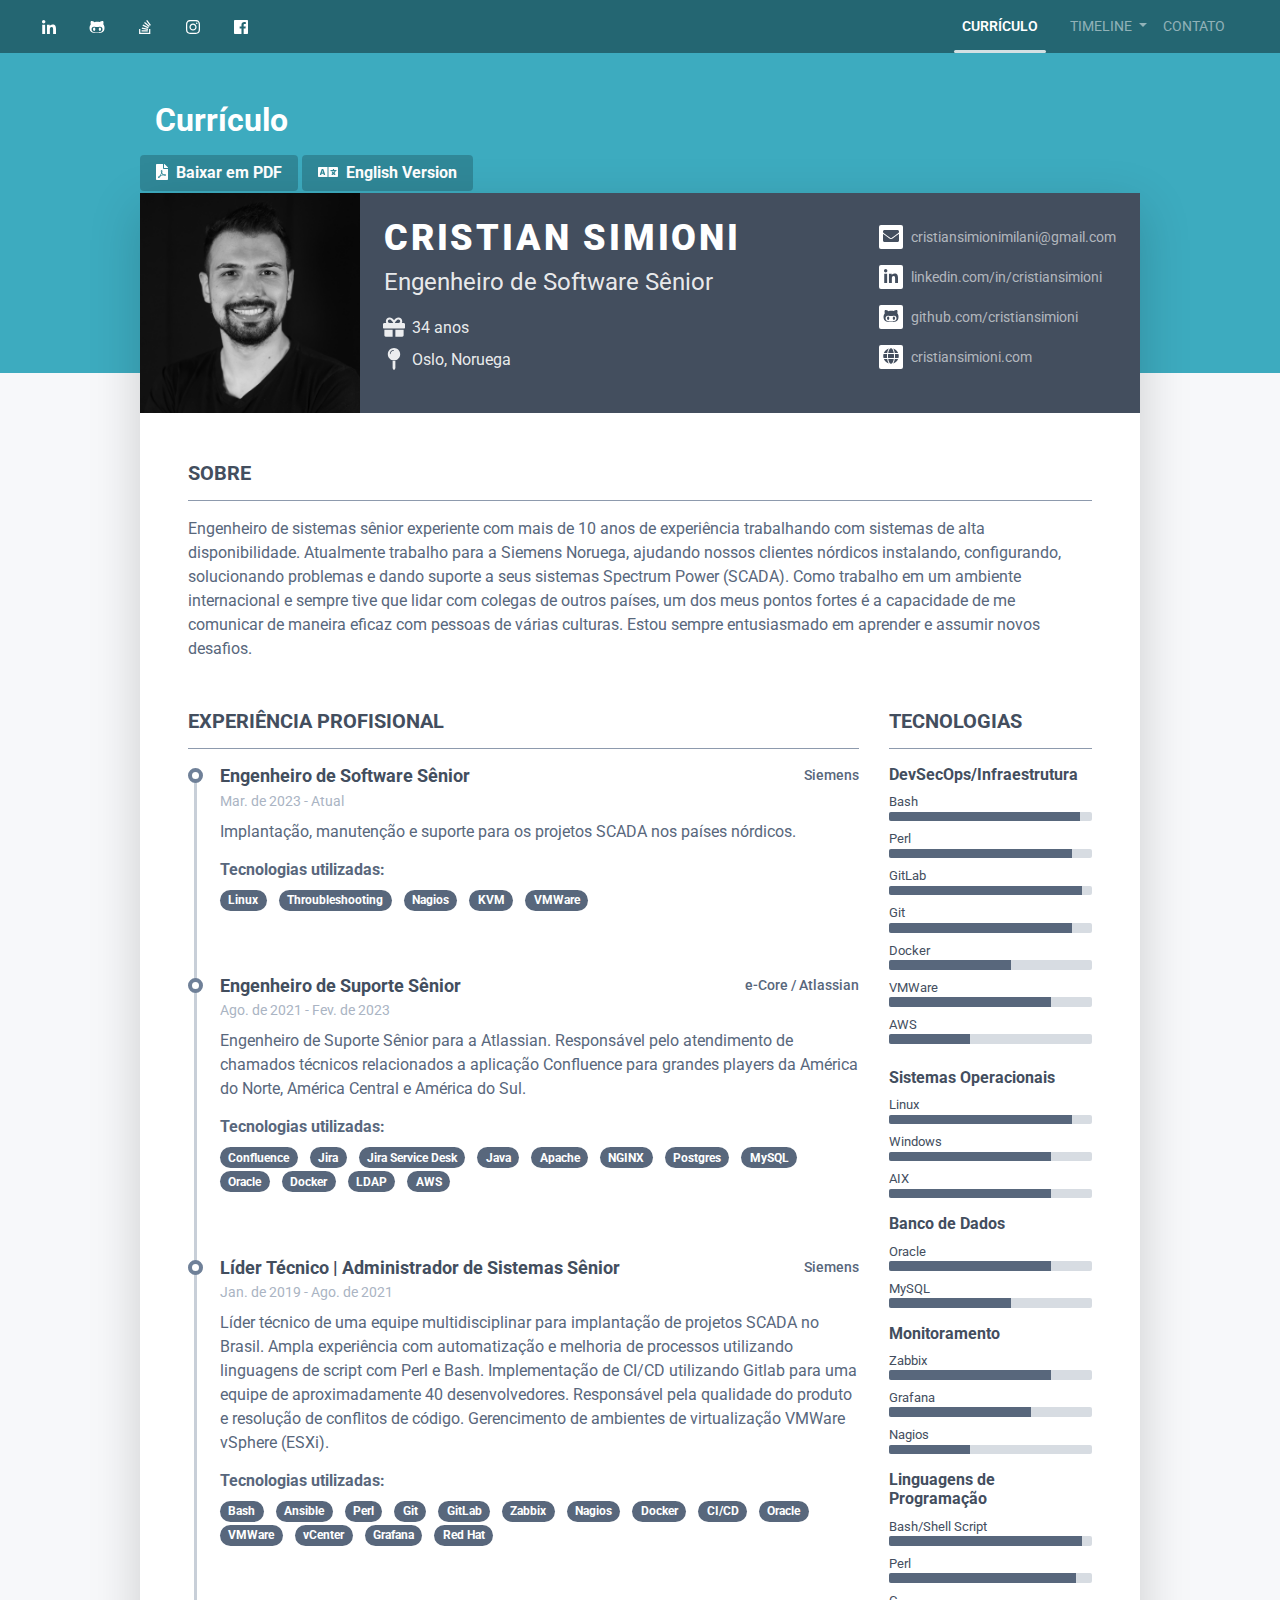
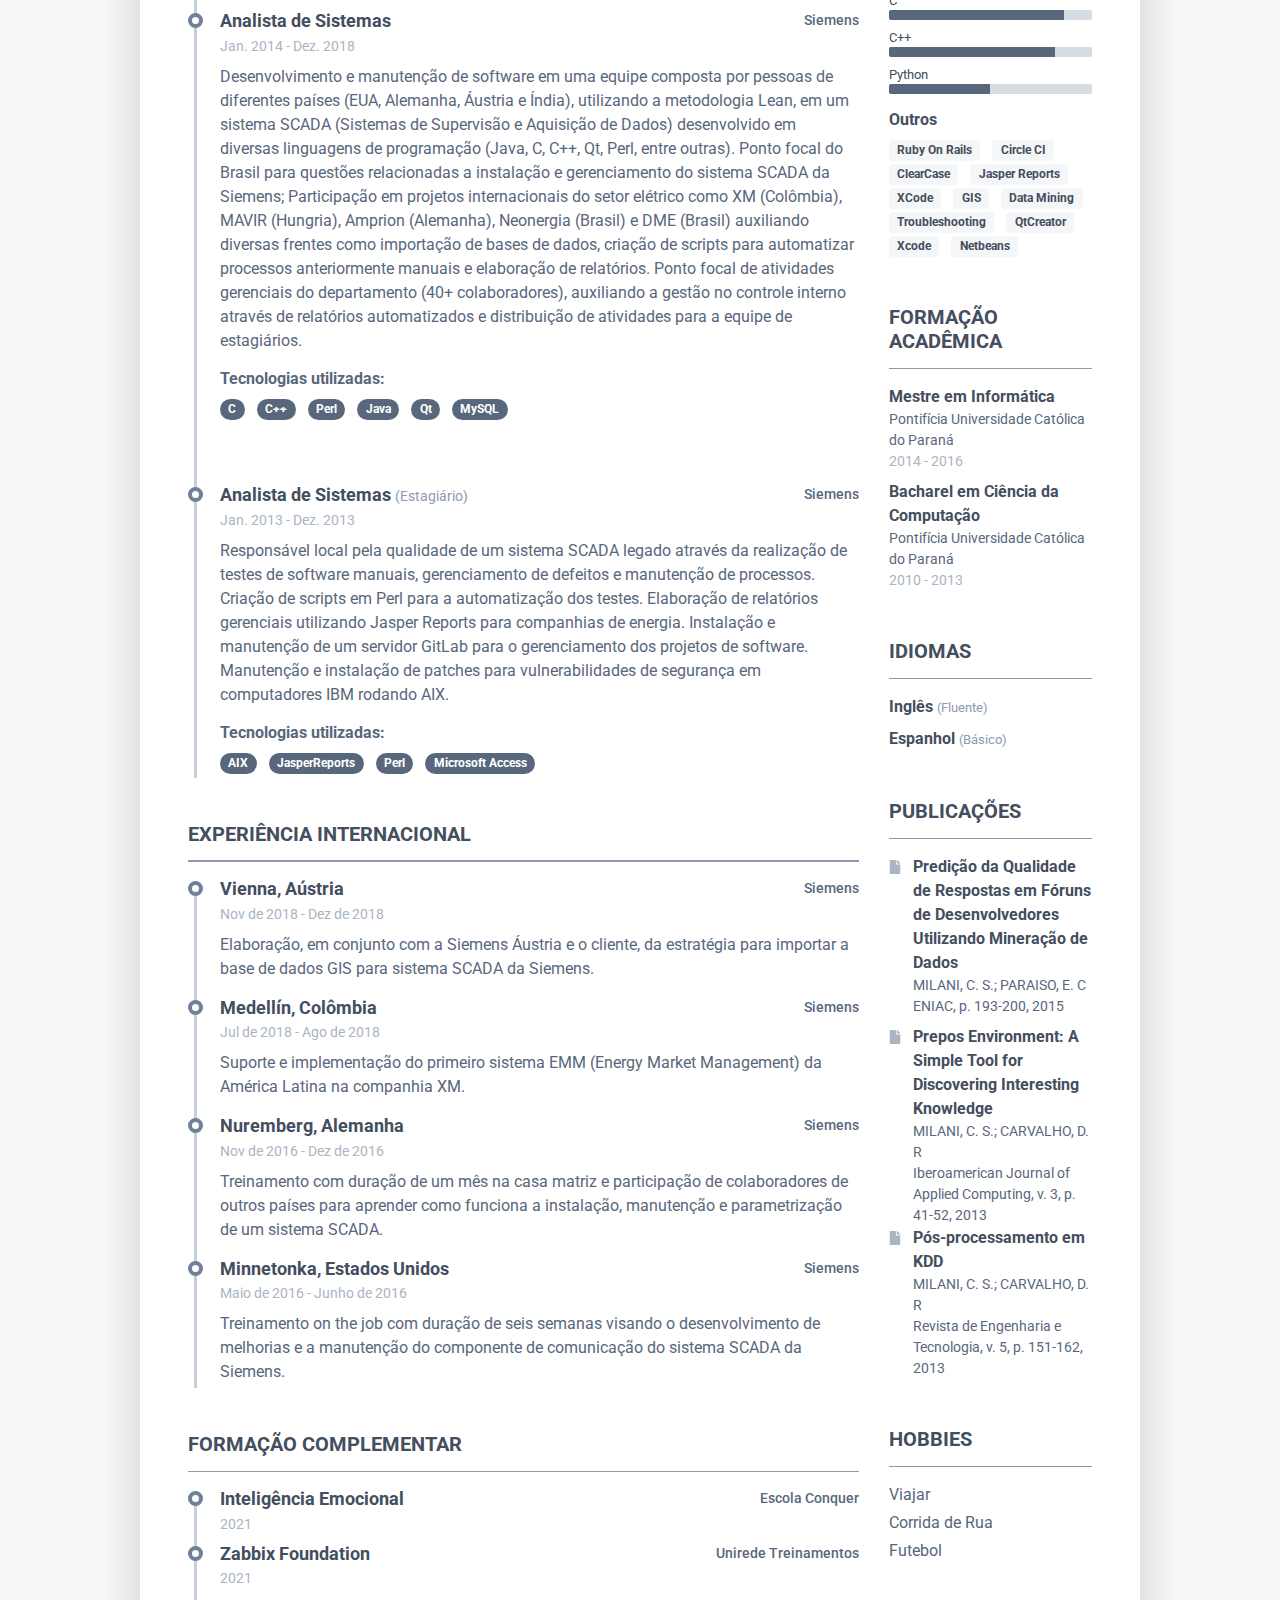
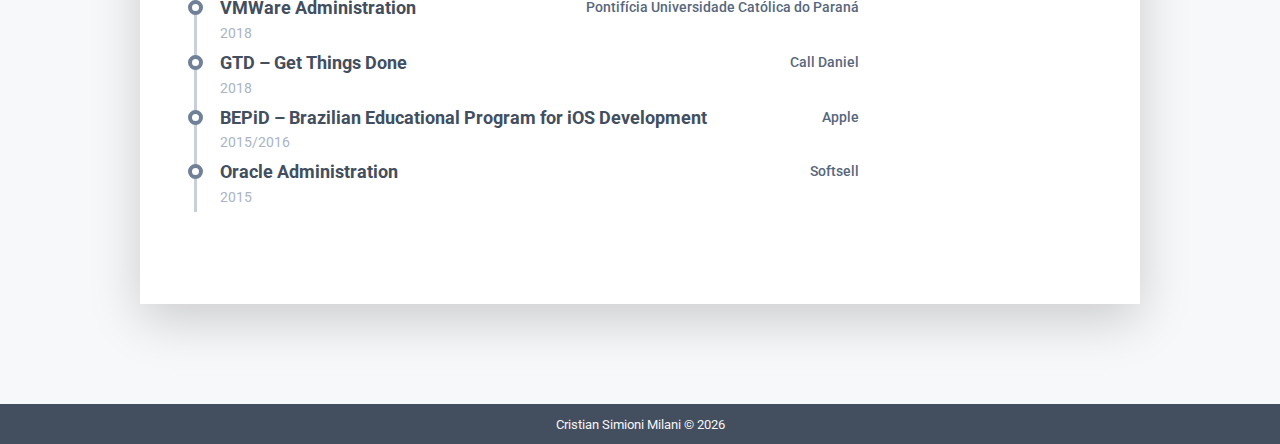
<file: index.html>
<!DOCTYPE html>
<html lang="en">

<head>
    <title>Cristian Simioni Milani</title>
    
    <!-- Meta -->
    <meta charset="utf-8">
    <meta http-equiv="X-UA-Compatible" content="IE=edge">
    <meta name="viewport" content="width=device-width, initial-scale=1.0">
    <meta name="description" content="Cristian Simioni's website">
    <meta name="author" content="Cristian Simioni Milani">    
    <link rel="shortcut icon" href="favicon.ico">
    
    <!-- Google Font -->
    <link href="https://fonts.googleapis.com/css?family=Roboto:300,400,500,700,900" rel="stylesheet">
    
    <!-- FontAwesome JS-->
    <script type="text/javascript" src="assets/plugins/font-awesome/js/fontawesome-all.min.js"></script>
       
    <!-- Theme CSS -->  
    <link id="theme-style" rel="stylesheet" href="assets/css/theme-2.css">

</head> 

<body>
    
    <header class="header">
	    
        <div class="top-bar theme-bg-primary-darken">
            
            <div class="container-fluid">
            
				<nav class="navbar navbar-expand-lg navbar-dark position-relative">
					
					<ul class="social-list list-inline mb-0">
		                <li class="list-inline-item"><a class="text-white" href="https://www.linkedin.com/in/cristiansimioni/" target="_blank"><i class="fab fa-linkedin-in fa-fw"></i></a></li>
		                <li class="list-inline-item"><a class="text-white" href="https://github.com/cristiansimioni/" target="_blank"><i class="fab fa-github-alt fa-fw"></i></a></li>
		                <li class="list-inline-item"><a class="text-white" href="https://stackoverflow.com/users/4105951/cristian-simioni-milani?tab=profile" target="_blank"><i class="fab fa-stack-overflow fa-fw"></i></a></li>
						<li class="list-inline-item"><a class="text-white" href="https://www.instagram.com/cristiansimioni/" target="_blank"><i class="fab fa-instagram fa-fw"></i></a></li>
						<li class="list-inline-item"><a class="text-white" href="https://www.facebook.com/cristiansimioni" target="_blank"><i class="fab fa-facebook fa-fw"></i></a></li>
		            </ul><!--//social-list-->
	
					<button class="navbar-toggler" type="button" data-toggle="collapse" data-target="#navigation" aria-controls="navigation" aria-expanded="false" aria-label="Toggle navigation">
					<span class="navbar-toggler-icon"></span>
					</button>
					
					<div class="collapse navbar-collapse text-uppercase" id="navigation">
						<ul class="navbar-nav ml-lg-auto">
							<li class="nav-item active mr-lg-3">
							    <a class="nav-link" href="index.html">Currículo <span class="sr-only">(current)</span></a>
							</li>
							<li class="nav-item dropdown mr-0">
							    <a class="nav-link dropdown-toggle" href="#" id="navigationLink" data-toggle="dropdown" aria-haspopup="true" aria-expanded="false">
								Timeline
								</a>
								<div class="dropdown-menu dropdown-menu-right text-capitalize shadow-lg" aria-labelledby="navigationLink">
									<a class="dropdown-item" href="siemens-timeline.html">Siemens</a>
								</div>
							</li>
							<li class="nav-item mr-lg-3">
							    <a class="nav-link" href="contact.html">Contato</a>
							</li>
						</ul>
						<span id="slide-line"></span>
					</div>
					
				</nav>
            
            </div><!--//container-->
            
        </div><!--//top-bar-->
        
        <div class="header-intro header-intro-resume theme-bg-primary text-white py-5">
	        <div class="container position-relative">
				<h2 class="page-heading mb-3">Currículo</h2>
				<a class="btn theme-btn-on-bg download-resume position-relative font-weight-bold mx-auto d-print-none" href="assets/cv/cv-cristiansimioni-pt_BR.pdf"><i class="fas fa-file-pdf mr-2"></i>Baixar em PDF</a>
				<a class="btn theme-btn-on-bg download-resume position-relative font-weight-bold mx-auto d-print-none" href="en/index.html"><i class="fas fa-language mr-2"></i>English Version</a>
			</div><!--//container-->
        </div><!--//header-intro-->
        
    </header><!--//header-->
     
    <article class="resume-wrapper text-center position-relative">
	    <div class="resume-wrapper-inner mx-auto text-left bg-white shadow-lg">
		    <header class="resume-header pt-4 pt-md-0">
			    <div class="media flex-column flex-md-row">
				    <img class="mr-3 img-fluid picture mx-auto" src="assets/images/profile.jpg" alt="">
				    <div class="media-body p-4 d-flex flex-column flex-md-row mx-auto mx-lg-0">
					    <div class="primary-info">
						    <h1 class="name mt-0 mb-1 text-white text-uppercase text-uppercase">Cristian Simioni</h1>
						    <div class="title mb-3">Engenheiro de Software Sênior</div>
						    <ul class="list-unstyled">
								<li class="mb-2"><i class="fa fa-gift fa-fw mr-2" data-fa-transform="grow-6"></i></span><script>document.write(new Date().getFullYear() - 1992)</script> anos</li>
								<li class="mb-2"><i class="fa fa-map-pin fa-fw mr-2" data-fa-transform="grow-6"></i></span>Oslo, Noruega</li>
						    </ul>
					    </div><!--//primary-info-->
					    <div class="secondary-info ml-md-auto mt-2">
						    <ul class="resume-social list-unstyled">
								<li class="mb-3"><a href="mailto:cristiansimionimilani@gmail.com""><span class="fa-container text-center mr-2"><i class="fas fa-envelope fa-fw"></i></span>cristiansimionimilani@gmail.com</a></li>
								<li class="mb-3"><a href="https://www.linkedin.com/in/cristiansimioni/"><span class="fa-container text-center mr-2"><i class="fab fa-linkedin-in fa-fw"></i></span>linkedin.com/in/cristiansimioni</a></li>
				                <li class="mb-3"><a href="https://github.com/cristiansimioni/"><span class="fa-container text-center mr-2"><i class="fab fa-github-alt fa-fw"></i></span>github.com/cristiansimioni</a></li>
				                <li><a href="https://www.cristiansimioni.com/"><span class="fa-container text-center mr-2"><i class="fas fa-globe"></i></span>cristiansimioni.com</a></li>
						    </ul>
					    </div><!--//secondary-info-->
					    
				    </div><!--//media-body-->
			    </div><!--//media-->
		    </header>
		    <div class="resume-body p-5">
			    <section class="resume-section summary-section mb-5">
				    <h2 class="resume-section-title text-uppercase font-weight-bold pb-3 mb-3">Sobre</h2>
				    <div class="resume-section-content">
					    <p class="mb-0">Engenheiro de sistemas sênior experiente com mais de 10 anos de experiência trabalhando com sistemas de alta disponibilidade. Atualmente trabalho para a Siemens Noruega, ajudando nossos clientes nórdicos instalando, configurando, solucionando problemas e dando suporte a seus sistemas Spectrum Power (SCADA). Como trabalho em um ambiente internacional e sempre tive que lidar com colegas de outros países, um dos meus pontos fortes é a capacidade de me comunicar de maneira eficaz com pessoas de várias culturas. Estou sempre entusiasmado em aprender e assumir novos desafios.</div>
			    </section><!--//summary-section-->
			    <div class="row">
				    <div class="col-lg-9">
					    <section class="resume-section experience-section mb-5">
						    <h2 class="resume-section-title text-uppercase font-weight-bold pb-3 mb-3">Experiência Profisional</h2>
						    <div class="resume-section-content">
							    <div class="resume-timeline position-relative">

								    <article class="resume-timeline-item position-relative pb-5">
									    
									    <div class="resume-timeline-item-header mb-2">
										    <div class="d-flex flex-column flex-md-row">
										        <h3 class="resume-position-title font-weight-bold mb-1">Engenheiro de Software Sênior</h3>
										        <div class="resume-company-name ml-auto">Siemens</div>
										    </div><!--//row-->
										    <div class="resume-position-time">Mar. de 2023 - Atual</div>
									    </div><!--//resume-timeline-item-header-->
									    <div class="resume-timeline-item-desc">
										    <p>Implantação, manutenção e suporte para os projetos SCADA nos países nórdicos.</p>
										    <h4 class="resume-timeline-item-desc-heading font-weight-bold">Tecnologias utilizadas:</h4>
										    <ul class="list-inline">
											    <li class="list-inline-item"><span class="badge badge-secondary badge-pill">Linux</span></li>
												<li class="list-inline-item"><span class="badge badge-secondary badge-pill">Throubleshooting</span></li>
												<li class="list-inline-item"><span class="badge badge-secondary badge-pill">Nagios</span></li>
												<li class="list-inline-item"><span class="badge badge-secondary badge-pill">KVM</span></li>
												<li class="list-inline-item"><span class="badge badge-secondary badge-pill">VMWare</span></li>
										    </ul> 
									    </div><!--//resume-timeline-item-desc-->

								    </article><!--//resume-timeline-item-->

								    <article class="resume-timeline-item position-relative pb-5">
									    
									    <div class="resume-timeline-item-header mb-2">
										    <div class="d-flex flex-column flex-md-row">
										        <h3 class="resume-position-title font-weight-bold mb-1">Engenheiro de Suporte Sênior</h3>
										        <div class="resume-company-name ml-auto">e-Core / Atlassian</div>
										    </div><!--//row-->
										    <div class="resume-position-time">Ago. de 2021 - Fev. de 2023</div>
									    </div><!--//resume-timeline-item-header-->
									    <div class="resume-timeline-item-desc">
										    <p>Engenheiro de Suporte Sênior para a Atlassian. Responsável pelo atendimento de chamados técnicos relacionados a aplicação Confluence para grandes players da América do Norte, América Central e América do Sul.</p>
										    <h4 class="resume-timeline-item-desc-heading font-weight-bold">Tecnologias utilizadas:</h4>
										    <ul class="list-inline">
											    <li class="list-inline-item"><span class="badge badge-secondary badge-pill">Confluence</span></li>
												<li class="list-inline-item"><span class="badge badge-secondary badge-pill">Jira</span></li>
												<li class="list-inline-item"><span class="badge badge-secondary badge-pill">Jira Service Desk</span></li>
												<li class="list-inline-item"><span class="badge badge-secondary badge-pill">Java</span></li>
												<li class="list-inline-item"><span class="badge badge-secondary badge-pill">Apache</span></li>
												<li class="list-inline-item"><span class="badge badge-secondary badge-pill">NGINX</span></li>
												<li class="list-inline-item"><span class="badge badge-secondary badge-pill">Postgres</span></li>
												<li class="list-inline-item"><span class="badge badge-secondary badge-pill">MySQL</span></li>
												<li class="list-inline-item"><span class="badge badge-secondary badge-pill">Oracle</span></li>
												<li class="list-inline-item"><span class="badge badge-secondary badge-pill">Docker</span></li>
												<li class="list-inline-item"><span class="badge badge-secondary badge-pill">LDAP</span></li>
												<li class="list-inline-item"><span class="badge badge-secondary badge-pill">AWS</span></li>
										    </ul> 
									    </div><!--//resume-timeline-item-desc-->

								    </article><!--//resume-timeline-item-->
									
									<article class="resume-timeline-item position-relative pb-5">
									    
									    <div class="resume-timeline-item-header mb-2">
										    <div class="d-flex flex-column flex-md-row">
										        <h3 class="resume-position-title font-weight-bold mb-1">Líder Técnico | Administrador de Sistemas Sênior</h3>
										        <div class="resume-company-name ml-auto">Siemens</div>
										    </div><!--//row-->
										    <div class="resume-position-time">Jan. de 2019 - Ago. de 2021</div>
									    </div><!--//resume-timeline-item-header-->
									    <div class="resume-timeline-item-desc">
										    <p>Líder técnico de uma equipe multidisciplinar para implantação de projetos SCADA no Brasil. Ampla experiência com automatização e melhoria de processos utilizando linguagens de script com Perl e Bash. Implementação de CI/CD utilizando Gitlab para uma equipe de aproximadamente 40 desenvolvedores. Responsável pela qualidade do produto e resolução de conflitos de código. Gerencimento de ambientes de virtualização VMWare vSphere (ESXi).</p>
										    <h4 class="resume-timeline-item-desc-heading font-weight-bold">Tecnologias utilizadas:</h4>
										    <ul class="list-inline">
											    <li class="list-inline-item"><span class="badge badge-secondary badge-pill">Bash</span></li>
												<li class="list-inline-item"><span class="badge badge-secondary badge-pill">Ansible</span></li>
												<li class="list-inline-item"><span class="badge badge-secondary badge-pill">Perl</span></li>
											    <li class="list-inline-item"><span class="badge badge-secondary badge-pill">Git</span></li>
												<li class="list-inline-item"><span class="badge badge-secondary badge-pill">GitLab</span></li>
												<li class="list-inline-item"><span class="badge badge-secondary badge-pill">Zabbix</span></li>
												<li class="list-inline-item"><span class="badge badge-secondary badge-pill">Nagios</span></li>
											    <li class="list-inline-item"><span class="badge badge-secondary badge-pill">Docker</span></li>
												<li class="list-inline-item"><span class="badge badge-secondary badge-pill">CI/CD</span></li>
												<li class="list-inline-item"><span class="badge badge-secondary badge-pill">Oracle</span></li>
												<li class="list-inline-item"><span class="badge badge-secondary badge-pill">VMWare</span></li>
												<li class="list-inline-item"><span class="badge badge-secondary badge-pill">vCenter</span></li>
												<li class="list-inline-item"><span class="badge badge-secondary badge-pill">Grafana</span></li>
												<li class="list-inline-item"><span class="badge badge-secondary badge-pill">Red Hat</span></li>
										    </ul>
									    </div><!--//resume-timeline-item-desc-->

								    </article><!--//resume-timeline-item-->
								    
								    <article class="resume-timeline-item position-relative pb-5">
									    
									    <div class="resume-timeline-item-header mb-2">
										    <div class="d-flex flex-column flex-md-row">
										        <h3 class="resume-position-title font-weight-bold mb-1">Analista de Sistemas</h3>
										        <div class="resume-company-name ml-auto">Siemens</div>
										    </div><!--//row-->
										    <div class="resume-position-time">Jan. 2014 - Dez. 2018</div>
									    </div><!--//resume-timeline-item-header-->
									    <div class="resume-timeline-item-desc">
											<p>Desenvolvimento e manutenção de software em uma equipe composta por pessoas de diferentes países (EUA, Alemanha, Áustria e Índia), utilizando a metodologia Lean, em um sistema SCADA (Sistemas de Supervisão e Aquisição de Dados) desenvolvido em diversas linguagens de programação (Java, C, C++, Qt, Perl, entre outras). Ponto focal do Brasil para questões relacionadas a instalação e gerenciamento do sistema SCADA da Siemens; Participação em projetos internacionais do setor elétrico como XM (Colômbia), MAVIR (Hungria), Amprion (Alemanha), Neonergia (Brasil) e DME (Brasil) auxiliando diversas frentes como importação de bases de dados, criação de scripts para automatizar processos anteriormente manuais e elaboração de relatórios. Ponto focal de atividades gerenciais do departamento (40+ colaboradores), auxiliando a gestão no controle interno através de relatórios automatizados e distribuição de atividades para a equipe de estagiários.</p>
											<h4 class="resume-timeline-item-desc-heading font-weight-bold">Tecnologias utilizadas:</h4>
										    <ul class="list-inline">
											    <li class="list-inline-item"><span class="badge badge-secondary badge-pill">C</span></li>
											    <li class="list-inline-item"><span class="badge badge-secondary badge-pill">C++</span></li>
											    <li class="list-inline-item"><span class="badge badge-secondary badge-pill">Perl</span></li>
											    <li class="list-inline-item"><span class="badge badge-secondary badge-pill">Java</span></li>
											    <li class="list-inline-item"><span class="badge badge-secondary badge-pill">Qt</span></li>
											    <li class="list-inline-item"><span class="badge badge-secondary badge-pill">MySQL</span></li>
										    </ul>
									    </div><!--//resume-timeline-item-desc-->

								    </article><!--//resume-timeline-item-->
								    
								    <article class="resume-timeline-item position-relative">
									    
									    <div class="resume-timeline-item-header mb-2">
										    <div class="d-flex flex-column flex-md-row">
												<h3 class="resume-position-title font-weight-bold mb-1">Analista de Sistemas <small class="text-muted">(Estagiário)</small></h3>
										        <div class="resume-company-name ml-auto">Siemens</div>
										    </div><!--//row-->
										    <div class="resume-position-time">Jan. 2013 - Dez. 2013</div>
									    </div><!--//resume-timeline-item-header-->
									    <div class="resume-timeline-item-desc">
											<p>Responsável local pela qualidade de um sistema SCADA legado através da realização de testes de software manuais, gerenciamento de defeitos e manutenção de processos. Criação de scripts em Perl para a automatização dos testes. Elaboração de relatórios gerenciais utilizando Jasper Reports para companhias de energia. Instalação e manutenção de um servidor GitLab para o gerenciamento dos projetos de software. Manutenção e instalação de patches para vulnerabilidades de segurança em computadores IBM rodando AIX.</p>
										    <h4 class="resume-timeline-item-desc-heading font-weight-bold">Tecnologias utilizadas:</h4>
										    <ul class="list-inline">
											    <li class="list-inline-item"><span class="badge badge-secondary badge-pill">AIX</span></li>
											    <li class="list-inline-item"><span class="badge badge-secondary badge-pill">JasperReports</span></li>
											    <li class="list-inline-item"><span class="badge badge-secondary badge-pill">Perl</span></li>
											    <li class="list-inline-item"><span class="badge badge-secondary badge-pill">Microsoft Access</span></li>
										    </ul>
									    </div><!--//resume-timeline-item-desc-->

								    </article><!--//resume-timeline-item-->
								    
							    </div><!--//resume-timeline-->
						    </div>
						</section><!--//experience-section-->
						<section class="resume-section experience-section mb-5">
							<h2 class="resume-section-title text-uppercase font-weight-bold pb-3 mb-3">Experiência Internacional</h2>
							<div class="resume-section-content">
								<div class="resume-timeline position-relative">
									<article class="resume-timeline-item position-relative">
										
										<div class="resume-timeline-item-header mb-2">
											<div class="d-flex flex-column flex-md-row">
												<h3 class="resume-position-title font-weight-bold mb-1">Vienna, Aústria</h3>
												<div class="resume-company-name ml-auto">Siemens</div>
											</div><!--//row-->
											<div class="resume-position-time">Nov de 2018 - Dez de 2018</div>
										</div><!--//resume-timeline-item-header-->
										<div class="resume-timeline-item-desc">
											<p>Elaboração, em conjunto com a Siemens Áustria e o cliente, da estratégia para importar a base de dados GIS para sistema SCADA da Siemens.</p>
										</div><!--//resume-timeline-item-desc-->

									</article><!--//resume-timeline-item-->

									<article class="resume-timeline-item position-relative">
										
										<div class="resume-timeline-item-header mb-2">
											<div class="d-flex flex-column flex-md-row">
												<h3 class="resume-position-title font-weight-bold mb-1">Medellín, Colômbia</h3>
												<div class="resume-company-name ml-auto">Siemens</div>
											</div><!--//row-->
											<div class="resume-position-time">Jul de 2018 - Ago de 2018</div>
										</div><!--//resume-timeline-item-header-->
										<div class="resume-timeline-item-desc">
											<p>Suporte e implementação do primeiro sistema EMM (Energy Market Management) da América Latina na companhia XM.</p>
										</div><!--//resume-timeline-item-desc-->

									</article><!--//resume-timeline-item-->

									<article class="resume-timeline-item position-relative">
										
										<div class="resume-timeline-item-header mb-2">
											<div class="d-flex flex-column flex-md-row">
												<h3 class="resume-position-title font-weight-bold mb-1">Nuremberg, Alemanha</h3>
												<div class="resume-company-name ml-auto">Siemens</div>
											</div><!--//row-->
											<div class="resume-position-time">Nov de 2016 - Dez de 2016</div>
										</div><!--//resume-timeline-item-header-->
										<div class="resume-timeline-item-desc">
											<p>Treinamento com duração de um mês na casa matriz e participação de colaboradores de outros países para aprender como funciona a instalação, manutenção e parametrização de um sistema SCADA.</p>
										</div><!--//resume-timeline-item-desc-->

									</article><!--//resume-timeline-item-->

									<article class="resume-timeline-item position-relative">
										
										<div class="resume-timeline-item-header mb-2">
											<div class="d-flex flex-column flex-md-row">
												<h3 class="resume-position-title font-weight-bold mb-1">Minnetonka, Estados Unidos</h3>
												<div class="resume-company-name ml-auto">Siemens</div>
											</div><!--//row-->
											<div class="resume-position-time">Maio de 2016 - Junho de 2016</div>
										</div><!--//resume-timeline-item-header-->
										<div class="resume-timeline-item-desc">
											<p>Treinamento on the job com duração de seis semanas visando o desenvolvimento de melhorias e a manutenção do componente de comunicação do sistema SCADA da Siemens.</p>
										</div><!--//resume-timeline-item-desc-->

									</article><!--//resume-timeline-item-->

								</div><!--//resume-timeline-->
							</div>
						</section><!--//experience-section-->
						<section class="resume-section experience-section mb-5">
							<h2 class="resume-section-title text-uppercase font-weight-bold pb-3 mb-3">Formação Complementar</h2>
							<div class="resume-section-content">
								<div class="resume-timeline position-relative">
									<article class="resume-timeline-item position-relative">
										<div class="resume-timeline-item-header mb-2">
											<div class="d-flex flex-column flex-md-row">
												<h3 class="resume-position-title font-weight-bold mb-1">Inteligência Emocional</h3>
												<div class="resume-company-name ml-auto">Escola Conquer</div>
											</div><!--//row-->
											<div class="resume-position-time">2021</div>
										</div><!--//resume-timeline-item-header-->
									</article><!--//resume-timeline-item-->
									<article class="resume-timeline-item position-relative">
										<div class="resume-timeline-item-header mb-2">
											<div class="d-flex flex-column flex-md-row">
												<h3 class="resume-position-title font-weight-bold mb-1">Zabbix Foundation</h3>
												<div class="resume-company-name ml-auto">Unirede Treinamentos</div>
											</div><!--//row-->
											<div class="resume-position-time">2021</div>
										</div><!--//resume-timeline-item-header-->
									</article><!--//resume-timeline-item-->
									<article class="resume-timeline-item position-relative">
										<div class="resume-timeline-item-header mb-2">
											<div class="d-flex flex-column flex-md-row">
												<h3 class="resume-position-title font-weight-bold mb-1">VMWare Administration</h3>
												<div class="resume-company-name ml-auto">Pontifícia Universidade Católica do Paraná</div>
											</div><!--//row-->
											<div class="resume-position-time">2018</div>
										</div><!--//resume-timeline-item-header-->
									</article><!--//resume-timeline-item-->
									<article class="resume-timeline-item position-relative">
										<div class="resume-timeline-item-header mb-2">
											<div class="d-flex flex-column flex-md-row">
												<h3 class="resume-position-title font-weight-bold mb-1">GTD – Get Things Done</h3>
												<div class="resume-company-name ml-auto">Call Daniel</div>
											</div><!--//row-->
											<div class="resume-position-time">2018</div>
										</div><!--//resume-timeline-item-header-->
									</article><!--//resume-timeline-item-->
									<article class="resume-timeline-item position-relative">
										<div class="resume-timeline-item-header mb-2">
											<div class="d-flex flex-column flex-md-row">
												<h3 class="resume-position-title font-weight-bold mb-1">BEPiD – Brazilian Educational Program for iOS Development</h3>
												<div class="resume-company-name ml-auto">Apple</div>
											</div><!--//row-->
											<div class="resume-position-time">2015/2016</div>
										</div><!--//resume-timeline-item-header-->
									</article><!--//resume-timeline-item-->
									<article class="resume-timeline-item position-relative">
										<div class="resume-timeline-item-header mb-2">
											<div class="d-flex flex-column flex-md-row">
												<h3 class="resume-position-title font-weight-bold mb-1">Oracle Administration</h3>
												<div class="resume-company-name ml-auto">Softsell</div>
											</div><!--//row-->
											<div class="resume-position-time">2015</div>
										</div><!--//resume-timeline-item-header-->
									</article><!--//resume-timeline-item-->
								</div><!--//resume-timeline-->
							</div>
						</section><!--//experience-section-->
					</div>

				    <div class="col-lg-3">
					    <section class="resume-section skills-section mb-5">
						    <h2 class="resume-section-title text-uppercase font-weight-bold pb-3 mb-3">Tecnologias</h2>
						    <div class="resume-section-content">
						        <div class="resume-skill-item">
							        <h4 class="resume-skills-cat font-weight-bold">DevSecOps/Infraestrutura</h4>
							        <ul class="list-unstyled mb-4">
								        <li class="mb-2">
								            <div class="resume-skill-name">Bash</div>
									        <div class="progress resume-progress">
											    <div class="progress-bar theme-progress-bar-dark" role="progressbar" style="width: 94%" aria-valuenow="25" aria-valuemin="0" aria-valuemax="100"></div>
											</div>
								        </li>
								        <li class="mb-2">
								            <div class="resume-skill-name">Perl</div>
									        <div class="progress resume-progress">
											    <div class="progress-bar theme-progress-bar-dark" role="progressbar" style="width: 90%" aria-valuenow="25" aria-valuemin="0" aria-valuemax="100"></div>
											</div>
								        </li>
								        
								        <li class="mb-2">
								            <div class="resume-skill-name">GitLab</div>
									        <div class="progress resume-progress">
											    <div class="progress-bar theme-progress-bar-dark" role="progressbar" style="width: 95%" aria-valuenow="25" aria-valuemin="0" aria-valuemax="100"></div>
											</div>
								        </li>
								        <li class="mb-2">
								            <div class="resume-skill-name">Git</div>
									        <div class="progress resume-progress">
											    <div class="progress-bar theme-progress-bar-dark" role="progressbar" style="width: 90%" aria-valuenow="25" aria-valuemin="0" aria-valuemax="100"></div>
											</div>
										</li>
										<li class="mb-2">
								            <div class="resume-skill-name">Docker</div>
									        <div class="progress resume-progress">
											    <div class="progress-bar theme-progress-bar-dark" role="progressbar" style="width: 60%" aria-valuenow="25" aria-valuemin="0" aria-valuemax="100"></div>
											</div>
								        </li>
										<li class="mb-2">
								            <div class="resume-skill-name">VMWare</div>
									        <div class="progress resume-progress">
											    <div class="progress-bar theme-progress-bar-dark" role="progressbar" style="width: 80%" aria-valuenow="25" aria-valuemin="0" aria-valuemax="100"></div>
											</div>
										</li>
										<li class="mb-2">
								            <div class="resume-skill-name">AWS</div>
									        <div class="progress resume-progress">
											    <div class="progress-bar theme-progress-bar-dark" role="progressbar" style="width: 40%" aria-valuenow="25" aria-valuemin="0" aria-valuemax="100"></div>
											</div>
								        </li>
							        </ul>
						        </div><!--//resume-skill-item-->
								
								<div class="resume-skill-item">
						            <h4 class="resume-skills-cat font-weight-bold">Sistemas Operacionais</h4>
							        <ul class="list-unstyled">
								        <li class="mb-2">
								            <div class="resume-skill-name">Linux</div>
									        <div class="progress resume-progress">
											    <div class="progress-bar theme-progress-bar-dark" role="progressbar" style="width: 90%" aria-valuenow="25" aria-valuemin="0" aria-valuemax="100"></div>
											</div>
								        </li>
								        <li class="mb-2">
								            <div class="resume-skill-name">Windows</div>
									        <div class="progress resume-progress">
											    <div class="progress-bar theme-progress-bar-dark" role="progressbar" style="width: 80%" aria-valuenow="25" aria-valuemin="0" aria-valuemax="100"></div>
											</div>
								        </li>
								        <li class="mb-2">
								            <div class="resume-skill-name">AIX</div>
									        <div class="progress resume-progress">
											    <div class="progress-bar theme-progress-bar-dark" role="progressbar" style="width: 80%" aria-valuenow="25" aria-valuemin="0" aria-valuemax="100"></div>
											</div>
								        </li>
							        </ul>
								</div><!--//resume-skill-item-->
								
								<div class="resume-skill-item">
						            <h4 class="resume-skills-cat font-weight-bold">Banco de Dados</h4>
							        <ul class="list-unstyled">
								        <li class="mb-2">
								            <div class="resume-skill-name">Oracle</div>
									        <div class="progress resume-progress">
											    <div class="progress-bar theme-progress-bar-dark" role="progressbar" style="width: 80%" aria-valuenow="25" aria-valuemin="0" aria-valuemax="100"></div>
											</div>
								        </li>
								        <li class="mb-2">
								            <div class="resume-skill-name">MySQL</div>
									        <div class="progress resume-progress">
											    <div class="progress-bar theme-progress-bar-dark" role="progressbar" style="width: 60%" aria-valuenow="25" aria-valuemin="0" aria-valuemax="100"></div>
											</div>
								        </li>
							        </ul>
								</div><!--//resume-skill-item-->
								
								<div class="resume-skill-item">
						            <h4 class="resume-skills-cat font-weight-bold">Monitoramento</h4>
							        <ul class="list-unstyled">
								        <li class="mb-2">
								            <div class="resume-skill-name">Zabbix</div>
									        <div class="progress resume-progress">
											    <div class="progress-bar theme-progress-bar-dark" role="progressbar" style="width: 80%" aria-valuenow="25" aria-valuemin="0" aria-valuemax="100"></div>
											</div>
								        </li>
								        <li class="mb-2">
								            <div class="resume-skill-name">Grafana</div>
									        <div class="progress resume-progress">
											    <div class="progress-bar theme-progress-bar-dark" role="progressbar" style="width: 70%" aria-valuenow="25" aria-valuemin="0" aria-valuemax="100"></div>
											</div>
										</li>
										<li class="mb-2">
								            <div class="resume-skill-name">Nagios</div>
									        <div class="progress resume-progress">
											    <div class="progress-bar theme-progress-bar-dark" role="progressbar" style="width: 40%" aria-valuenow="25" aria-valuemin="0" aria-valuemax="100"></div>
											</div>
								        </li>
							        </ul>
						        </div><!--//resume-skill-item-->

						        <div class="resume-skill-item">
						            <h4 class="resume-skills-cat font-weight-bold">Linguagens de Programação</h4>
							        <ul class="list-unstyled">
								        <li class="mb-2">
								            <div class="resume-skill-name">Bash/Shell Script</div>
									        <div class="progress resume-progress">
											    <div class="progress-bar theme-progress-bar-dark" role="progressbar" style="width: 95%" aria-valuenow="25" aria-valuemin="0" aria-valuemax="100"></div>
											</div>
								        </li>
								        <li class="mb-2">
								            <div class="resume-skill-name">Perl</div>
									        <div class="progress resume-progress">
											    <div class="progress-bar theme-progress-bar-dark" role="progressbar" style="width: 92%" aria-valuenow="25" aria-valuemin="0" aria-valuemax="100"></div>
											</div>
								        </li>
								        <li class="mb-2">
								            <div class="resume-skill-name">C</div>
									        <div class="progress resume-progress">
											    <div class="progress-bar theme-progress-bar-dark" role="progressbar" style="width: 86%" aria-valuenow="25" aria-valuemin="0" aria-valuemax="100"></div>
											</div>
								        </li>
								        <li class="mb-2">
								            <div class="resume-skill-name">C++</div>
									        <div class="progress resume-progress">
											    <div class="progress-bar theme-progress-bar-dark" role="progressbar" style="width: 82%" aria-valuenow="25" aria-valuemin="0" aria-valuemax="100"></div>
											</div>
										</li>
										<li class="mb-2">
								            <div class="resume-skill-name">Python</div>
									        <div class="progress resume-progress">
											    <div class="progress-bar theme-progress-bar-dark" role="progressbar" style="width: 50%" aria-valuenow="25" aria-valuemin="0" aria-valuemax="100"></div>
											</div>
								        </li>
							        </ul>
						        </div><!--//resume-skill-item-->
						        
						        <div class="resume-skill-item">
						            <h4 class="resume-skills-cat font-weight-bold">Outros</h4>
						            <ul class="list-inline">
										<li class="list-inline-item"><span class="badge badge-light">Ruby On Rails</span></li>
										<li class="list-inline-item"><span class="badge badge-light">Circle CI</span></li>
										<li class="list-inline-item"><span class="badge badge-light">ClearCase</span></li>
							            <li class="list-inline-item"><span class="badge badge-light">Jasper Reports</span></li>
							            <li class="list-inline-item"><span class="badge badge-light">XCode</span></li>
							            <li class="list-inline-item"><span class="badge badge-light">GIS</span></li>
							            <li class="list-inline-item"><span class="badge badge-light">Data Mining</span></li>
							            <li class="list-inline-item"><span class="badge badge-light">Troubleshooting</span></li>
										<li class="list-inline-item"><span class="badge badge-light">QtCreator</span></li>
										<li class="list-inline-item"><span class="badge badge-light">Xcode</span></li>
										<li class="list-inline-item"><span class="badge badge-light">Netbeans</span></li>
									</ul>
						        </div><!--//resume-skill-item-->
						    </div><!--resume-section-content-->
					    </section><!--//skills-section-->
					    <section class="resume-section education-section mb-5">
						    <h2 class="resume-section-title text-uppercase font-weight-bold pb-3 mb-3">Formação Acadêmica</h2>
						    <div class="resume-section-content">
							    <ul class="list-unstyled">
								    <li class="mb-2">
								        <div class="resume-degree font-weight-bold">Mestre em Informática</div>
								        <div class="resume-degree-org">Pontifícia Universidade Católica do Paraná</div>
								        <div class="resume-degree-time">2014 - 2016</div>
								    </li>
								    <li>
								        <div class="resume-degree font-weight-bold">Bacharel em Ciência da Computação</div>
								        <div class="resume-degree-org">Pontifícia Universidade Católica do Paraná</div>
								        <div class="resume-degree-time">2010 - 2013</div>
								    </li>
							    </ul>
						    </div>
					    </section><!--//education-section-->
					    <section class="resume-section language-section mb-5">
						    <h2 class="resume-section-title text-uppercase font-weight-bold pb-3 mb-3">Idiomas</h2>
						    <div class="resume-section-content">
							    <ul class="list-unstyled resume-lang-list">
								    <li class="mb-2"><span class="resume-lang-name font-weight-bold">Inglês</span> <small class="text-muted font-weight-normal">(Fluente)</small></li>
								    <li class="mb-2 align-middle"><span class="resume-lang-name font-weight-bold">Espanhol</span> <small class="text-muted font-weight-normal">(Básico)</small></li>
							    </ul>
						    </div>
						</section><!--//language-section-->
						<section class="resume-section reference-section mb-5">
						    <h2 class="resume-section-title text-uppercase font-weight-bold pb-3 mb-3">Publicações</h2>
						    <div class="resume-section-content">
							    <ul class="list-unstyled resume-awards-list">
								    <li class="mb-2 pl-4 position-relative">
								        <i class="resume-award-icon fas fa-file position-absolute" data-fa-transform="shrink-2"></i>
								        <div class="resume-award-name">Predição da Qualidade de Respostas em Fóruns de Desenvolvedores Utilizando Mineração de Dados</div>
										<div class="resume-award-desc">MILANI, C. S.; PARAISO, E. C</div>
										<div class="resume-award-desc">ENIAC, p. 193-200, 2015</div>
								    </li>
								    <li class="mb-0 pl-4 position-relative">
								        <i class="resume-award-icon fas fa-file position-absolute" data-fa-transform="shrink-2"></i>
								        <div class="resume-award-name">Prepos Environment: A Simple Tool for Discovering Interesting Knowledge</div>
										<div class="resume-award-desc">MILANI, C. S.; CARVALHO, D. R</div>
										<div class="resume-award-desc">Iberoamerican Journal of Applied Computing, v. 3, p. 41-52, 2013</div>
									</li>
									<li class="mb-0 pl-4 position-relative">
								        <i class="resume-award-icon fas fa-file position-absolute" data-fa-transform="shrink-2"></i>
								        <div class="resume-award-name">Pós-processamento em KDD</div>
										<div class="resume-award-desc">MILANI, C. S.; CARVALHO, D. R</div>
										<div class="resume-award-desc">Revista de Engenharia e Tecnologia, v. 5, p. 151-162, 2013</div>
								    </li>
							    </ul>
						    </div>
					    </section><!--//interests-section-->
					    <section class="resume-section interests-section mb-5">
						    <h2 class="resume-section-title text-uppercase font-weight-bold pb-3 mb-3">Hobbies</h2>
						    <div class="resume-section-content">
							    <ul class="list-unstyled">
								    <li class="mb-1">Viajar</li>
								    <li class="mb-1">Corrida de Rua</li>
								    <li class="mb-1">Futebol</li>
							    </ul>
						    </div>
					    </section><!--//interests-section-->
					    
				    </div>
				</div><!--//row-->
		    </div><!--//resume-body-->
		    
	    </div>
    </article>  
    
    <footer class="footer text-light text-center py-2 d-print-none">
	    <small class="copyright">Cristian Simioni Milani &copy; <script>document.write(new Date().getFullYear())</script></small>
    </footer>

    <!-- Javascript -->          
    <script type="text/javascript" src="assets/plugins/jquery-3.7.1.min.js"></script>
    <script type="text/javascript" src="assets/plugins/popper.min.js"></script> 
    <script type="text/javascript" src="assets/plugins/bootstrap/js/bootstrap.min.js"></script>  
    <script type="text/javascript" src="assets/plugins/back-to-top.js"></script>    

    <!-- Custom js -->
    <script type="text/javascript" src="assets/js/main.js"></script>
    
</body>
</html>
</file>
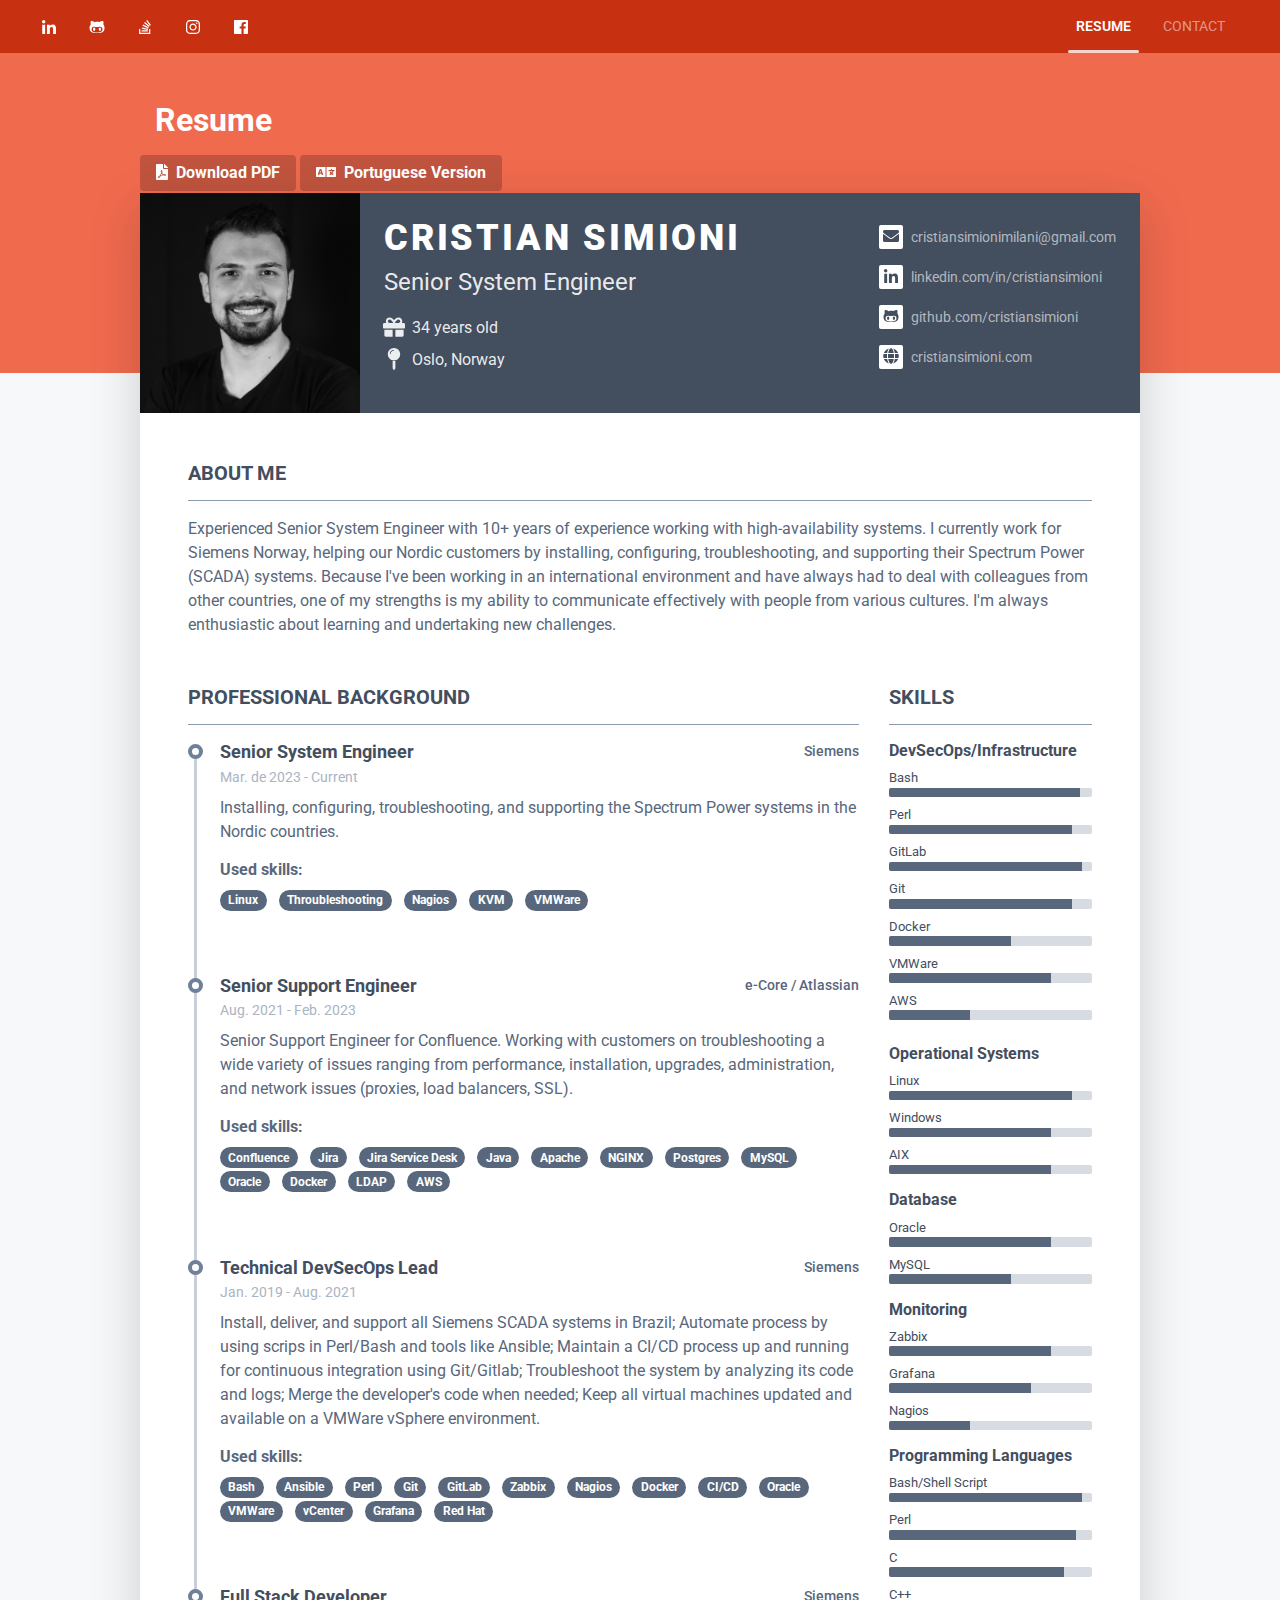
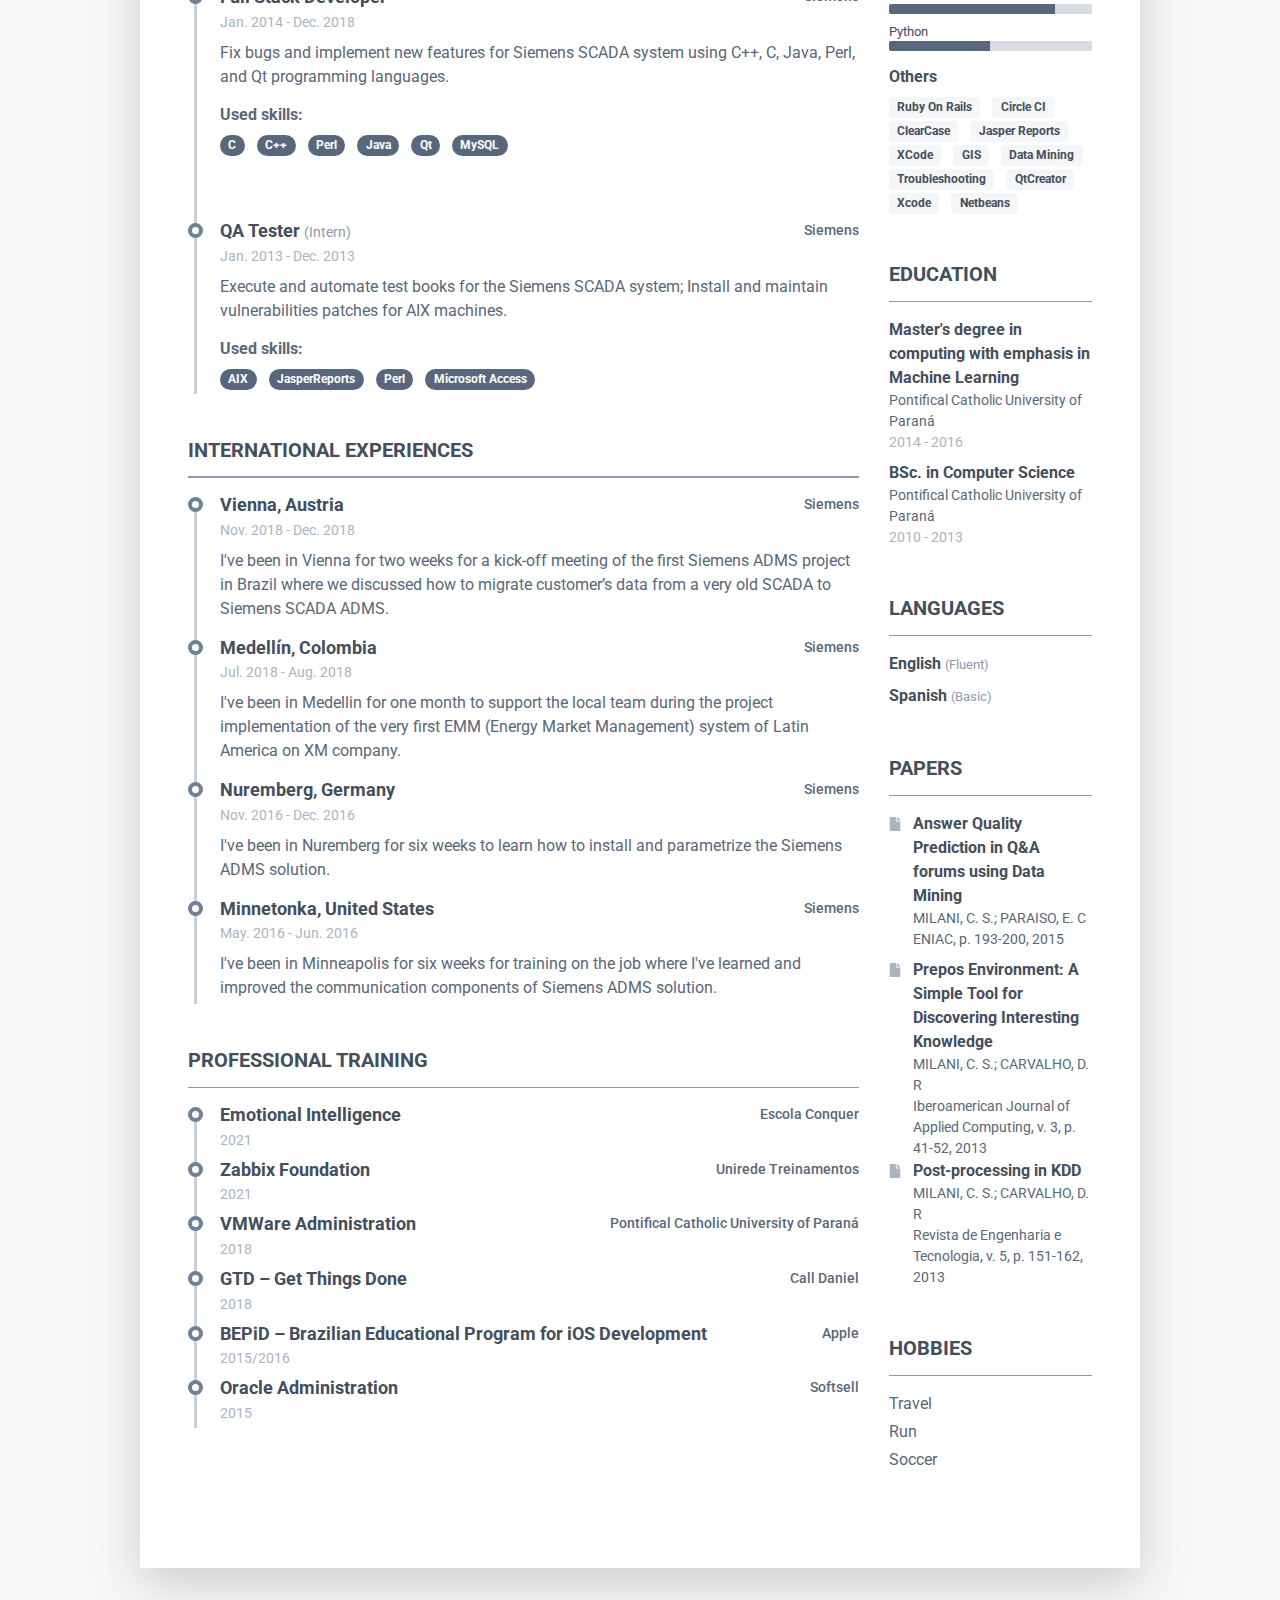
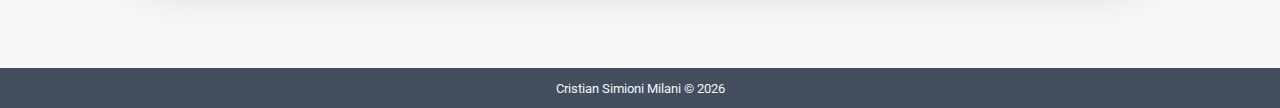
<file: en/index.html>
<!DOCTYPE html>
<html lang="en">

<head>
    <title>Cristian Simioni Milani</title>
    
    <!-- Meta -->
    <meta charset="utf-8">
    <meta http-equiv="X-UA-Compatible" content="IE=edge">
    <meta name="viewport" content="width=device-width, initial-scale=1.0">
    <meta name="description" content="Cristian Simioni's website">
    <meta name="author" content="Cristian Simioni Milani">    
    <link rel="shortcut icon" href="favicon.ico">
    
    <!-- Google Font -->
    <link href="https://fonts.googleapis.com/css?family=Roboto:300,400,500,700,900" rel="stylesheet">
    
    <!-- FontAwesome JS-->
    <script type="text/javascript" src="../assets/plugins/font-awesome/js/fontawesome-all.min.js"></script>
       
    <!-- Theme CSS -->  
    <link id="theme-style" rel="stylesheet" href="../assets/css/theme-12.css">

</head> 

<body>
    
    <header class="header">
	    
        <div class="top-bar theme-bg-primary-darken">
            
            <div class="container-fluid">
            
				<nav class="navbar navbar-expand-lg navbar-dark position-relative">
					
					<ul class="social-list list-inline mb-0">
		                <li class="list-inline-item"><a class="text-white" href="https://www.linkedin.com/in/cristiansimioni/" target="_blank"><i class="fab fa-linkedin-in fa-fw"></i></a></li>
		                <li class="list-inline-item"><a class="text-white" href="https://github.com/cristiansimioni/" target="_blank"><i class="fab fa-github-alt fa-fw"></i></a></li>
		                <li class="list-inline-item"><a class="text-white" href="https://stackoverflow.com/users/4105951/cristian-simioni-milani?tab=profile" target="_blank"><i class="fab fa-stack-overflow fa-fw"></i></a></li>
						<li class="list-inline-item"><a class="text-white" href="https://www.instagram.com/cristiansimioni/" target="_blank"><i class="fab fa-instagram fa-fw"></i></a></li>
						<li class="list-inline-item"><a class="text-white" href="https://www.facebook.com/cristiansimioni" target="_blank"><i class="fab fa-facebook fa-fw"></i></a></li>
		            </ul><!--//social-list-->
	
					<button class="navbar-toggler" type="button" data-toggle="collapse" data-target="#navigation" aria-controls="navigation" aria-expanded="false" aria-label="Toggle navigation">
					<span class="navbar-toggler-icon"></span>
					</button>
					
					<div class="collapse navbar-collapse text-uppercase" id="navigation">
						<ul class="navbar-nav ml-lg-auto">
							<li class="nav-item active mr-lg-3">
							    <a class="nav-link" href="index.html">Resume <span class="sr-only">(current)</span></a>
							</li>
							<li class="nav-item mr-lg-3">
							    <a class="nav-link" href="contact.html">Contact</a>
							</li>
						</ul>
						<span id="slide-line"></span>
					</div>
					
				</nav>
            
            </div><!--//container-->
            
        </div><!--//top-bar-->
        
        <div class="header-intro header-intro-resume theme-bg-primary text-white py-5">
	        <div class="container position-relative">
				<h2 class="page-heading mb-3">Resume</h2>
				<a class="btn theme-btn-on-bg download-resume position-relative font-weight-bold mx-auto d-print-none" href="../assets/cv/cv-cristiansimioni-EN.pdf"><i class="fas fa-file-pdf mr-2"></i>Download PDF</a>
				<a class="btn theme-btn-on-bg download-resume position-relative font-weight-bold mx-auto d-print-none" href="../index.html"><i class="fas fa-language mr-2"></i>Portuguese Version</a>
			</div><!--//container-->
        </div><!--//header-intro-->
        
    </header><!--//header-->
     
    <article class="resume-wrapper text-center position-relative">
	    <div class="resume-wrapper-inner mx-auto text-left bg-white shadow-lg">
		    <header class="resume-header pt-4 pt-md-0">
			    <div class="media flex-column flex-md-row">
				    <img class="mr-3 img-fluid picture mx-auto" src="../assets/images/profile.jpg" alt="">
				    <div class="media-body p-4 d-flex flex-column flex-md-row mx-auto mx-lg-0">
					    <div class="primary-info">
						    <h1 class="name mt-0 mb-1 text-white text-uppercase text-uppercase">Cristian Simioni</h1>
						    <div class="title mb-3">Senior System Engineer</div>
						    <ul class="list-unstyled">
								<li class="mb-2"><i class="fa fa-gift fa-fw mr-2" data-fa-transform="grow-6"></i></span><script>document.write(new Date().getFullYear() - 1992)</script> years old</li>
								<li class="mb-2"><i class="fa fa-map-pin fa-fw mr-2" data-fa-transform="grow-6"></i></span>Oslo, Norway</li>
						    </ul>
					    </div><!--//primary-info-->
					    <div class="secondary-info ml-md-auto mt-2">
						    <ul class="resume-social list-unstyled">
								<li class="mb-3"><a href="mailto:cristiansimionimilani@gmail.com""><span class="fa-container text-center mr-2"><i class="fas fa-envelope fa-fw"></i></span>cristiansimionimilani@gmail.com</a></li>
								<li class="mb-3"><a href="https://www.linkedin.com/in/cristiansimioni/"><span class="fa-container text-center mr-2"><i class="fab fa-linkedin-in fa-fw"></i></span>linkedin.com/in/cristiansimioni</a></li>
				                <li class="mb-3"><a href="https://github.com/cristiansimioni/"><span class="fa-container text-center mr-2"><i class="fab fa-github-alt fa-fw"></i></span>github.com/cristiansimioni</a></li>
				                <li><a href="https://www.cristiansimioni.com/"><span class="fa-container text-center mr-2"><i class="fas fa-globe"></i></span>cristiansimioni.com</a></li>
						    </ul>
					    </div><!--//secondary-info-->
					    
				    </div><!--//media-body-->
			    </div><!--//media-->
		    </header>
		    <div class="resume-body p-5">
			    <section class="resume-section summary-section mb-5">
				    <h2 class="resume-section-title text-uppercase font-weight-bold pb-3 mb-3">About Me</h2>
				    <div class="resume-section-content">
					    <p class="mb-0">Experienced Senior System Engineer with 10+ years of experience working with high-availability systems. I currently work for Siemens Norway, helping our Nordic customers by installing, configuring, troubleshooting, and supporting their Spectrum Power (SCADA) systems. Because I've been working in an international environment and have always had to deal with colleagues from other countries, one of my strengths is my ability to communicate effectively with people from various cultures. I'm always enthusiastic about learning and undertaking new challenges.</p>
					</div>
			    </section><!--//summary-section-->
			    <div class="row">
				    <div class="col-lg-9">
					    <section class="resume-section experience-section mb-5">
						    <h2 class="resume-section-title text-uppercase font-weight-bold pb-3 mb-3">Professional Background</h2>
						    <div class="resume-section-content">
							    <div class="resume-timeline position-relative">

									<article class="resume-timeline-item position-relative pb-5">
									    
									    <div class="resume-timeline-item-header mb-2">
										    <div class="d-flex flex-column flex-md-row">
										        <h3 class="resume-position-title font-weight-bold mb-1">Senior System Engineer</h3>
										        <div class="resume-company-name ml-auto">Siemens</div>
										    </div><!--//row-->
										    <div class="resume-position-time">Mar. de 2023 - Current</div>
									    </div><!--//resume-timeline-item-header-->
									    <div class="resume-timeline-item-desc">
										    <p>Installing, configuring, troubleshooting, and supporting the Spectrum Power systems in the Nordic countries.</p>
										    <h4 class="resume-timeline-item-desc-heading font-weight-bold">Used skills:</h4>
										    <ul class="list-inline">
											    <li class="list-inline-item"><span class="badge badge-secondary badge-pill">Linux</span></li>
												<li class="list-inline-item"><span class="badge badge-secondary badge-pill">Throubleshooting</span></li>
												<li class="list-inline-item"><span class="badge badge-secondary badge-pill">Nagios</span></li>
												<li class="list-inline-item"><span class="badge badge-secondary badge-pill">KVM</span></li>
												<li class="list-inline-item"><span class="badge badge-secondary badge-pill">VMWare</span></li>
										    </ul> 
									    </div><!--//resume-timeline-item-desc-->

								    </article><!--//resume-timeline-item-->

								    <article class="resume-timeline-item position-relative pb-5">
									    
									    <div class="resume-timeline-item-header mb-2">
										    <div class="d-flex flex-column flex-md-row">
										        <h3 class="resume-position-title font-weight-bold mb-1">Senior Support Engineer</h3>
										        <div class="resume-company-name ml-auto">e-Core / Atlassian</div>
										    </div><!--//row-->
										    <div class="resume-position-time">Aug. 2021 - Feb. 2023</div>
									    </div><!--//resume-timeline-item-header-->
									    <div class="resume-timeline-item-desc">
										    <p>Senior Support Engineer for Confluence. Working with customers on troubleshooting a wide variety of issues ranging from performance, installation, upgrades, administration, and network issues (proxies, load balancers, SSL).</p>
											<h4 class="resume-timeline-item-desc-heading font-weight-bold">Used skills:</h4>
										    <ul class="list-inline">
											    <li class="list-inline-item"><span class="badge badge-secondary badge-pill">Confluence</span></li>
												<li class="list-inline-item"><span class="badge badge-secondary badge-pill">Jira</span></li>
												<li class="list-inline-item"><span class="badge badge-secondary badge-pill">Jira Service Desk</span></li>
												<li class="list-inline-item"><span class="badge badge-secondary badge-pill">Java</span></li>
												<li class="list-inline-item"><span class="badge badge-secondary badge-pill">Apache</span></li>
												<li class="list-inline-item"><span class="badge badge-secondary badge-pill">NGINX</span></li>
												<li class="list-inline-item"><span class="badge badge-secondary badge-pill">Postgres</span></li>
												<li class="list-inline-item"><span class="badge badge-secondary badge-pill">MySQL</span></li>
												<li class="list-inline-item"><span class="badge badge-secondary badge-pill">Oracle</span></li>
												<li class="list-inline-item"><span class="badge badge-secondary badge-pill">Docker</span></li>
												<li class="list-inline-item"><span class="badge badge-secondary badge-pill">LDAP</span></li>
												<li class="list-inline-item"><span class="badge badge-secondary badge-pill">AWS</span></li>
										    </ul> 
									    </div><!--//resume-timeline-item-desc-->

								    </article><!--//resume-timeline-item-->
									
									<article class="resume-timeline-item position-relative pb-5">
									    
									    <div class="resume-timeline-item-header mb-2">
										    <div class="d-flex flex-column flex-md-row">
										        <h3 class="resume-position-title font-weight-bold mb-1">Technical DevSecOps Lead</h3>
										        <div class="resume-company-name ml-auto">Siemens</div>
										    </div><!--//row-->
										    <div class="resume-position-time">Jan. 2019 - Aug. 2021</div>
									    </div><!--//resume-timeline-item-header-->
									    <div class="resume-timeline-item-desc">
										    <p>Install, deliver, and support all Siemens SCADA systems in Brazil; Automate process by using scrips in Perl/Bash and tools like Ansible; Maintain a CI/CD process up and running for continuous integration using Git/Gitlab; Troubleshoot the system by analyzing its code and logs; Merge the developer's code when needed; Keep all virtual machines updated and available on a VMWare vSphere environment.</p>
											<h4 class="resume-timeline-item-desc-heading font-weight-bold">Used skills:</h4>
										    <ul class="list-inline">
											    <li class="list-inline-item"><span class="badge badge-secondary badge-pill">Bash</span></li>
												<li class="list-inline-item"><span class="badge badge-secondary badge-pill">Ansible</span></li>
												<li class="list-inline-item"><span class="badge badge-secondary badge-pill">Perl</span></li>
											    <li class="list-inline-item"><span class="badge badge-secondary badge-pill">Git</span></li>
												<li class="list-inline-item"><span class="badge badge-secondary badge-pill">GitLab</span></li>
												<li class="list-inline-item"><span class="badge badge-secondary badge-pill">Zabbix</span></li>
												<li class="list-inline-item"><span class="badge badge-secondary badge-pill">Nagios</span></li>
											    <li class="list-inline-item"><span class="badge badge-secondary badge-pill">Docker</span></li>
												<li class="list-inline-item"><span class="badge badge-secondary badge-pill">CI/CD</span></li>
												<li class="list-inline-item"><span class="badge badge-secondary badge-pill">Oracle</span></li>
												<li class="list-inline-item"><span class="badge badge-secondary badge-pill">VMWare</span></li>
												<li class="list-inline-item"><span class="badge badge-secondary badge-pill">vCenter</span></li>
												<li class="list-inline-item"><span class="badge badge-secondary badge-pill">Grafana</span></li>
												<li class="list-inline-item"><span class="badge badge-secondary badge-pill">Red Hat</span></li>
										    </ul>
									    </div><!--//resume-timeline-item-desc-->

								    </article><!--//resume-timeline-item-->
								    
								    <article class="resume-timeline-item position-relative pb-5">
									    
									    <div class="resume-timeline-item-header mb-2">
										    <div class="d-flex flex-column flex-md-row">
										        <h3 class="resume-position-title font-weight-bold mb-1">Full Stack Developer</h3>
										        <div class="resume-company-name ml-auto">Siemens</div>
										    </div><!--//row-->
										    <div class="resume-position-time">Jan. 2014 - Dec. 2018</div>
									    </div><!--//resume-timeline-item-header-->
									    <div class="resume-timeline-item-desc">
											<p>Fix bugs and implement new features for Siemens SCADA system using C++, C, Java, Perl, and Qt programming languages.</p>
											<h4 class="resume-timeline-item-desc-heading font-weight-bold">Used skills:</h4>
										    <ul class="list-inline">
											    <li class="list-inline-item"><span class="badge badge-secondary badge-pill">C</span></li>
											    <li class="list-inline-item"><span class="badge badge-secondary badge-pill">C++</span></li>
											    <li class="list-inline-item"><span class="badge badge-secondary badge-pill">Perl</span></li>
											    <li class="list-inline-item"><span class="badge badge-secondary badge-pill">Java</span></li>
											    <li class="list-inline-item"><span class="badge badge-secondary badge-pill">Qt</span></li>
											    <li class="list-inline-item"><span class="badge badge-secondary badge-pill">MySQL</span></li>
										    </ul>
									    </div><!--//resume-timeline-item-desc-->

								    </article><!--//resume-timeline-item-->
								    
								    <article class="resume-timeline-item position-relative">
									    
									    <div class="resume-timeline-item-header mb-2">
										    <div class="d-flex flex-column flex-md-row">
												<h3 class="resume-position-title font-weight-bold mb-1">QA Tester <small class="text-muted">(Intern)</small></h3>
										        <div class="resume-company-name ml-auto">Siemens</div>
										    </div><!--//row-->
										    <div class="resume-position-time">Jan. 2013 - Dec. 2013</div>
									    </div><!--//resume-timeline-item-header-->
									    <div class="resume-timeline-item-desc">
											<p>Execute and automate test books for the Siemens SCADA system; Install and maintain vulnerabilities patches for AIX machines.</p>
											<h4 class="resume-timeline-item-desc-heading font-weight-bold">Used skills:</h4>
										    <ul class="list-inline">
											    <li class="list-inline-item"><span class="badge badge-secondary badge-pill">AIX</span></li>
											    <li class="list-inline-item"><span class="badge badge-secondary badge-pill">JasperReports</span></li>
											    <li class="list-inline-item"><span class="badge badge-secondary badge-pill">Perl</span></li>
											    <li class="list-inline-item"><span class="badge badge-secondary badge-pill">Microsoft Access</span></li>
										    </ul>
									    </div><!--//resume-timeline-item-desc-->

								    </article><!--//resume-timeline-item-->
								    
							    </div><!--//resume-timeline-->
						    </div>
						</section><!--//experience-section-->
						<section class="resume-section experience-section mb-5">
							<h2 class="resume-section-title text-uppercase font-weight-bold pb-3 mb-3">International Experiences</h2>
							<div class="resume-section-content">
								<div class="resume-timeline position-relative">
									<article class="resume-timeline-item position-relative">
										
										<div class="resume-timeline-item-header mb-2">
											<div class="d-flex flex-column flex-md-row">
												<h3 class="resume-position-title font-weight-bold mb-1">Vienna, Austria</h3>
												<div class="resume-company-name ml-auto">Siemens</div>
											</div><!--//row-->
											<div class="resume-position-time">Nov. 2018 - Dec. 2018</div>
										</div><!--//resume-timeline-item-header-->
										<div class="resume-timeline-item-desc">
											<p>I've been in Vienna for two weeks for a kick-off meeting of the first Siemens ADMS project in Brazil where we discussed how to migrate customer’s data from a very old SCADA to Siemens SCADA ADMS.</p>
										</div><!--//resume-timeline-item-desc-->

									</article><!--//resume-timeline-item-->

									<article class="resume-timeline-item position-relative">
										
										<div class="resume-timeline-item-header mb-2">
											<div class="d-flex flex-column flex-md-row">
												<h3 class="resume-position-title font-weight-bold mb-1">Medellín, Colombia</h3>
												<div class="resume-company-name ml-auto">Siemens</div>
											</div><!--//row-->
											<div class="resume-position-time">Jul. 2018 - Aug. 2018</div>
										</div><!--//resume-timeline-item-header-->
										<div class="resume-timeline-item-desc">
											<p>I've been in Medellin for one month to support the local team during the project implementation of the very first EMM (Energy Market Management) system of Latin America on XM company.</p>
										</div><!--//resume-timeline-item-desc-->

									</article><!--//resume-timeline-item-->

									<article class="resume-timeline-item position-relative">
										
										<div class="resume-timeline-item-header mb-2">
											<div class="d-flex flex-column flex-md-row">
												<h3 class="resume-position-title font-weight-bold mb-1">Nuremberg, Germany</h3>
												<div class="resume-company-name ml-auto">Siemens</div>
											</div><!--//row-->
											<div class="resume-position-time">Nov. 2016 - Dec. 2016</div>
										</div><!--//resume-timeline-item-header-->
										<div class="resume-timeline-item-desc">
											<p>I've been in Nuremberg for six weeks to learn how to install and parametrize the Siemens ADMS solution.</p>
										</div><!--//resume-timeline-item-desc-->

									</article><!--//resume-timeline-item-->

									<article class="resume-timeline-item position-relative">
										
										<div class="resume-timeline-item-header mb-2">
											<div class="d-flex flex-column flex-md-row">
												<h3 class="resume-position-title font-weight-bold mb-1">Minnetonka, United States</h3>
												<div class="resume-company-name ml-auto">Siemens</div>
											</div><!--//row-->
											<div class="resume-position-time">May. 2016 - Jun. 2016</div>
										</div><!--//resume-timeline-item-header-->
										<div class="resume-timeline-item-desc">
											<p>I've been in Minneapolis for six weeks for training on the job where I've learned and improved the communication components of Siemens ADMS solution.</p>
										</div><!--//resume-timeline-item-desc-->

									</article><!--//resume-timeline-item-->

								</div><!--//resume-timeline-->
							</div>
						</section><!--//experience-section-->
						<section class="resume-section experience-section mb-5">
							<h2 class="resume-section-title text-uppercase font-weight-bold pb-3 mb-3">Professional Training</h2>
							<div class="resume-section-content">
								<div class="resume-timeline position-relative">
									<article class="resume-timeline-item position-relative">
										<div class="resume-timeline-item-header mb-2">
											<div class="d-flex flex-column flex-md-row">
												<h3 class="resume-position-title font-weight-bold mb-1">Emotional Intelligence</h3>
												<div class="resume-company-name ml-auto">Escola Conquer</div>
											</div><!--//row-->
											<div class="resume-position-time">2021</div>
										</div><!--//resume-timeline-item-header-->
									</article><!--//resume-timeline-item-->
									<article class="resume-timeline-item position-relative">
										<div class="resume-timeline-item-header mb-2">
											<div class="d-flex flex-column flex-md-row">
												<h3 class="resume-position-title font-weight-bold mb-1">Zabbix Foundation</h3>
												<div class="resume-company-name ml-auto">Unirede Treinamentos</div>
											</div><!--//row-->
											<div class="resume-position-time">2021</div>
										</div><!--//resume-timeline-item-header-->
									</article><!--//resume-timeline-item-->
									<article class="resume-timeline-item position-relative">
										<div class="resume-timeline-item-header mb-2">
											<div class="d-flex flex-column flex-md-row">
												<h3 class="resume-position-title font-weight-bold mb-1">VMWare Administration</h3>
												<div class="resume-company-name ml-auto">Pontifical Catholic University of Paraná</div>
											</div><!--//row-->
											<div class="resume-position-time">2018</div>
										</div><!--//resume-timeline-item-header-->
									</article><!--//resume-timeline-item-->
									<article class="resume-timeline-item position-relative">
										<div class="resume-timeline-item-header mb-2">
											<div class="d-flex flex-column flex-md-row">
												<h3 class="resume-position-title font-weight-bold mb-1">GTD – Get Things Done</h3>
												<div class="resume-company-name ml-auto">Call Daniel</div>
											</div><!--//row-->
											<div class="resume-position-time">2018</div>
										</div><!--//resume-timeline-item-header-->
									</article><!--//resume-timeline-item-->
									<article class="resume-timeline-item position-relative">
										<div class="resume-timeline-item-header mb-2">
											<div class="d-flex flex-column flex-md-row">
												<h3 class="resume-position-title font-weight-bold mb-1">BEPiD – Brazilian Educational Program for iOS Development</h3>
												<div class="resume-company-name ml-auto">Apple</div>
											</div><!--//row-->
											<div class="resume-position-time">2015/2016</div>
										</div><!--//resume-timeline-item-header-->
									</article><!--//resume-timeline-item-->
									<article class="resume-timeline-item position-relative">
										<div class="resume-timeline-item-header mb-2">
											<div class="d-flex flex-column flex-md-row">
												<h3 class="resume-position-title font-weight-bold mb-1">Oracle Administration</h3>
												<div class="resume-company-name ml-auto">Softsell</div>
											</div><!--//row-->
											<div class="resume-position-time">2015</div>
										</div><!--//resume-timeline-item-header-->
									</article><!--//resume-timeline-item-->
								</div><!--//resume-timeline-->
							</div>
						</section><!--//experience-section-->
					</div>

				    <div class="col-lg-3">
					    <section class="resume-section skills-section mb-5">
						    <h2 class="resume-section-title text-uppercase font-weight-bold pb-3 mb-3">Skills</h2>
						    <div class="resume-section-content">
						        <div class="resume-skill-item">
							        <h4 class="resume-skills-cat font-weight-bold">DevSecOps/Infrastructure</h4>
							        <ul class="list-unstyled mb-4">
								        <li class="mb-2">
								            <div class="resume-skill-name">Bash</div>
									        <div class="progress resume-progress">
											    <div class="progress-bar theme-progress-bar-dark" role="progressbar" style="width: 94%" aria-valuenow="25" aria-valuemin="0" aria-valuemax="100"></div>
											</div>
								        </li>
								        <li class="mb-2">
								            <div class="resume-skill-name">Perl</div>
									        <div class="progress resume-progress">
											    <div class="progress-bar theme-progress-bar-dark" role="progressbar" style="width: 90%" aria-valuenow="25" aria-valuemin="0" aria-valuemax="100"></div>
											</div>
								        </li>
								        
								        <li class="mb-2">
								            <div class="resume-skill-name">GitLab</div>
									        <div class="progress resume-progress">
											    <div class="progress-bar theme-progress-bar-dark" role="progressbar" style="width: 95%" aria-valuenow="25" aria-valuemin="0" aria-valuemax="100"></div>
											</div>
								        </li>
								        <li class="mb-2">
								            <div class="resume-skill-name">Git</div>
									        <div class="progress resume-progress">
											    <div class="progress-bar theme-progress-bar-dark" role="progressbar" style="width: 90%" aria-valuenow="25" aria-valuemin="0" aria-valuemax="100"></div>
											</div>
										</li>
										<li class="mb-2">
								            <div class="resume-skill-name">Docker</div>
									        <div class="progress resume-progress">
											    <div class="progress-bar theme-progress-bar-dark" role="progressbar" style="width: 60%" aria-valuenow="25" aria-valuemin="0" aria-valuemax="100"></div>
											</div>
								        </li>
										<li class="mb-2">
								            <div class="resume-skill-name">VMWare</div>
									        <div class="progress resume-progress">
											    <div class="progress-bar theme-progress-bar-dark" role="progressbar" style="width: 80%" aria-valuenow="25" aria-valuemin="0" aria-valuemax="100"></div>
											</div>
										</li>
										<li class="mb-2">
								            <div class="resume-skill-name">AWS</div>
									        <div class="progress resume-progress">
											    <div class="progress-bar theme-progress-bar-dark" role="progressbar" style="width: 40%" aria-valuenow="25" aria-valuemin="0" aria-valuemax="100"></div>
											</div>
								        </li>
							        </ul>
						        </div><!--//resume-skill-item-->
								
								<div class="resume-skill-item">
						            <h4 class="resume-skills-cat font-weight-bold">Operational Systems</h4>
							        <ul class="list-unstyled">
								        <li class="mb-2">
								            <div class="resume-skill-name">Linux</div>
									        <div class="progress resume-progress">
											    <div class="progress-bar theme-progress-bar-dark" role="progressbar" style="width: 90%" aria-valuenow="25" aria-valuemin="0" aria-valuemax="100"></div>
											</div>
								        </li>
								        <li class="mb-2">
								            <div class="resume-skill-name">Windows</div>
									        <div class="progress resume-progress">
											    <div class="progress-bar theme-progress-bar-dark" role="progressbar" style="width: 80%" aria-valuenow="25" aria-valuemin="0" aria-valuemax="100"></div>
											</div>
								        </li>
								        <li class="mb-2">
								            <div class="resume-skill-name">AIX</div>
									        <div class="progress resume-progress">
											    <div class="progress-bar theme-progress-bar-dark" role="progressbar" style="width: 80%" aria-valuenow="25" aria-valuemin="0" aria-valuemax="100"></div>
											</div>
								        </li>
							        </ul>
								</div><!--//resume-skill-item-->
								
								<div class="resume-skill-item">
						            <h4 class="resume-skills-cat font-weight-bold">Database</h4>
							        <ul class="list-unstyled">
								        <li class="mb-2">
								            <div class="resume-skill-name">Oracle</div>
									        <div class="progress resume-progress">
											    <div class="progress-bar theme-progress-bar-dark" role="progressbar" style="width: 80%" aria-valuenow="25" aria-valuemin="0" aria-valuemax="100"></div>
											</div>
								        </li>
								        <li class="mb-2">
								            <div class="resume-skill-name">MySQL</div>
									        <div class="progress resume-progress">
											    <div class="progress-bar theme-progress-bar-dark" role="progressbar" style="width: 60%" aria-valuenow="25" aria-valuemin="0" aria-valuemax="100"></div>
											</div>
								        </li>
							        </ul>
								</div><!--//resume-skill-item-->
								
								<div class="resume-skill-item">
						            <h4 class="resume-skills-cat font-weight-bold">Monitoring</h4>
							        <ul class="list-unstyled">
								        <li class="mb-2">
								            <div class="resume-skill-name">Zabbix</div>
									        <div class="progress resume-progress">
											    <div class="progress-bar theme-progress-bar-dark" role="progressbar" style="width: 80%" aria-valuenow="25" aria-valuemin="0" aria-valuemax="100"></div>
											</div>
								        </li>
								        <li class="mb-2">
								            <div class="resume-skill-name">Grafana</div>
									        <div class="progress resume-progress">
											    <div class="progress-bar theme-progress-bar-dark" role="progressbar" style="width: 70%" aria-valuenow="25" aria-valuemin="0" aria-valuemax="100"></div>
											</div>
										</li>
										<li class="mb-2">
								            <div class="resume-skill-name">Nagios</div>
									        <div class="progress resume-progress">
											    <div class="progress-bar theme-progress-bar-dark" role="progressbar" style="width: 40%" aria-valuenow="25" aria-valuemin="0" aria-valuemax="100"></div>
											</div>
								        </li>
							        </ul>
						        </div><!--//resume-skill-item-->

						        <div class="resume-skill-item">
						            <h4 class="resume-skills-cat font-weight-bold">Programming Languages</h4>
							        <ul class="list-unstyled">
								        <li class="mb-2">
								            <div class="resume-skill-name">Bash/Shell Script</div>
									        <div class="progress resume-progress">
											    <div class="progress-bar theme-progress-bar-dark" role="progressbar" style="width: 95%" aria-valuenow="25" aria-valuemin="0" aria-valuemax="100"></div>
											</div>
								        </li>
								        <li class="mb-2">
								            <div class="resume-skill-name">Perl</div>
									        <div class="progress resume-progress">
											    <div class="progress-bar theme-progress-bar-dark" role="progressbar" style="width: 92%" aria-valuenow="25" aria-valuemin="0" aria-valuemax="100"></div>
											</div>
								        </li>
								        <li class="mb-2">
								            <div class="resume-skill-name">C</div>
									        <div class="progress resume-progress">
											    <div class="progress-bar theme-progress-bar-dark" role="progressbar" style="width: 86%" aria-valuenow="25" aria-valuemin="0" aria-valuemax="100"></div>
											</div>
								        </li>
								        <li class="mb-2">
								            <div class="resume-skill-name">C++</div>
									        <div class="progress resume-progress">
											    <div class="progress-bar theme-progress-bar-dark" role="progressbar" style="width: 82%" aria-valuenow="25" aria-valuemin="0" aria-valuemax="100"></div>
											</div>
										</li>
										<li class="mb-2">
								            <div class="resume-skill-name">Python</div>
									        <div class="progress resume-progress">
											    <div class="progress-bar theme-progress-bar-dark" role="progressbar" style="width: 50%" aria-valuenow="25" aria-valuemin="0" aria-valuemax="100"></div>
											</div>
								        </li>
							        </ul>
						        </div><!--//resume-skill-item-->
						        
						        <div class="resume-skill-item">
						            <h4 class="resume-skills-cat font-weight-bold">Others</h4>
						            <ul class="list-inline">
										<li class="list-inline-item"><span class="badge badge-light">Ruby On Rails</span></li>
										<li class="list-inline-item"><span class="badge badge-light">Circle CI</span></li>
										<li class="list-inline-item"><span class="badge badge-light">ClearCase</span></li>
							            <li class="list-inline-item"><span class="badge badge-light">Jasper Reports</span></li>
							            <li class="list-inline-item"><span class="badge badge-light">XCode</span></li>
							            <li class="list-inline-item"><span class="badge badge-light">GIS</span></li>
							            <li class="list-inline-item"><span class="badge badge-light">Data Mining</span></li>
							            <li class="list-inline-item"><span class="badge badge-light">Troubleshooting</span></li>
										<li class="list-inline-item"><span class="badge badge-light">QtCreator</span></li>
										<li class="list-inline-item"><span class="badge badge-light">Xcode</span></li>
										<li class="list-inline-item"><span class="badge badge-light">Netbeans</span></li>
									</ul>
						        </div><!--//resume-skill-item-->
						    </div><!--resume-section-content-->
					    </section><!--//skills-section-->
					    <section class="resume-section education-section mb-5">
						    <h2 class="resume-section-title text-uppercase font-weight-bold pb-3 mb-3">Education</h2>
						    <div class="resume-section-content">
							    <ul class="list-unstyled">
								    <li class="mb-2">
								        <div class="resume-degree font-weight-bold">Master's degree in computing with emphasis in Machine Learning</div>
								        <div class="resume-degree-org">Pontifical Catholic University of Paraná</div>
								        <div class="resume-degree-time">2014 - 2016</div>
								    </li>
								    <li>
								        <div class="resume-degree font-weight-bold">BSc. in Computer Science</div>
								        <div class="resume-degree-org">Pontifical Catholic University of Paraná</div>
								        <div class="resume-degree-time">2010 - 2013</div>
								    </li>
							    </ul>
						    </div>
					    </section><!--//education-section-->
					    <section class="resume-section language-section mb-5">
						    <h2 class="resume-section-title text-uppercase font-weight-bold pb-3 mb-3">Languages</h2>
						    <div class="resume-section-content">
							    <ul class="list-unstyled resume-lang-list">
								    <li class="mb-2"><span class="resume-lang-name font-weight-bold">English</span> <small class="text-muted font-weight-normal">(Fluent)</small></li>
								    <li class="mb-2 align-middle"><span class="resume-lang-name font-weight-bold">Spanish</span> <small class="text-muted font-weight-normal">(Basic)</small></li>
							    </ul>
						    </div>
						</section><!--//language-section-->
						<section class="resume-section reference-section mb-5">
						    <h2 class="resume-section-title text-uppercase font-weight-bold pb-3 mb-3">Papers</h2>
						    <div class="resume-section-content">
							    <ul class="list-unstyled resume-awards-list">
								    <li class="mb-2 pl-4 position-relative">
								        <i class="resume-award-icon fas fa-file position-absolute" data-fa-transform="shrink-2"></i>
								        <div class="resume-award-name">Answer Quality Prediction in Q&A forums using Data Mining</div>
										<div class="resume-award-desc">MILANI, C. S.; PARAISO, E. C</div>
										<div class="resume-award-desc">ENIAC, p. 193-200, 2015</div>
								    </li>
								    <li class="mb-0 pl-4 position-relative">
								        <i class="resume-award-icon fas fa-file position-absolute" data-fa-transform="shrink-2"></i>
								        <div class="resume-award-name">Prepos Environment: A Simple Tool for Discovering Interesting Knowledge</div>
										<div class="resume-award-desc">MILANI, C. S.; CARVALHO, D. R</div>
										<div class="resume-award-desc">Iberoamerican Journal of Applied Computing, v. 3, p. 41-52, 2013</div>
									</li>
									<li class="mb-0 pl-4 position-relative">
								        <i class="resume-award-icon fas fa-file position-absolute" data-fa-transform="shrink-2"></i>
								        <div class="resume-award-name">Post-processing in KDD</div>
										<div class="resume-award-desc">MILANI, C. S.; CARVALHO, D. R</div>
										<div class="resume-award-desc">Revista de Engenharia e Tecnologia, v. 5, p. 151-162, 2013</div>
								    </li>
							    </ul>
						    </div>
					    </section><!--//interests-section-->
					    <section class="resume-section interests-section mb-5">
						    <h2 class="resume-section-title text-uppercase font-weight-bold pb-3 mb-3">Hobbies</h2>
						    <div class="resume-section-content">
							    <ul class="list-unstyled">
								    <li class="mb-1">Travel</li>
								    <li class="mb-1">Run</li>
								    <li class="mb-1">Soccer</li>
							    </ul>
						    </div>
					    </section><!--//interests-section-->
					    
				    </div>
				</div><!--//row-->
		    </div><!--//resume-body-->
		    
	    </div>
    </article>  
    
    <footer class="footer text-light text-center py-2 d-print-none">
	    <small class="copyright">Cristian Simioni Milani &copy; <script>document.write(new Date().getFullYear())</script></small>
    </footer>

    <!-- Javascript -->          
    <script type="text/javascript" src="../assets/plugins/jquery-3.7.1.min.js"></script>
    <script type="text/javascript" src="../assets/plugins/popper.min.js"></script> 
    <script type="text/javascript" src="../assets/plugins/bootstrap/js/bootstrap.min.js"></script>  
    <script type="text/javascript" src="../assets/plugins/back-to-top.js"></script>    

    <!-- Custom js -->
    <script type="text/javascript" src="../assets/js/main.js"></script>
    
</body>
</html>
</file>
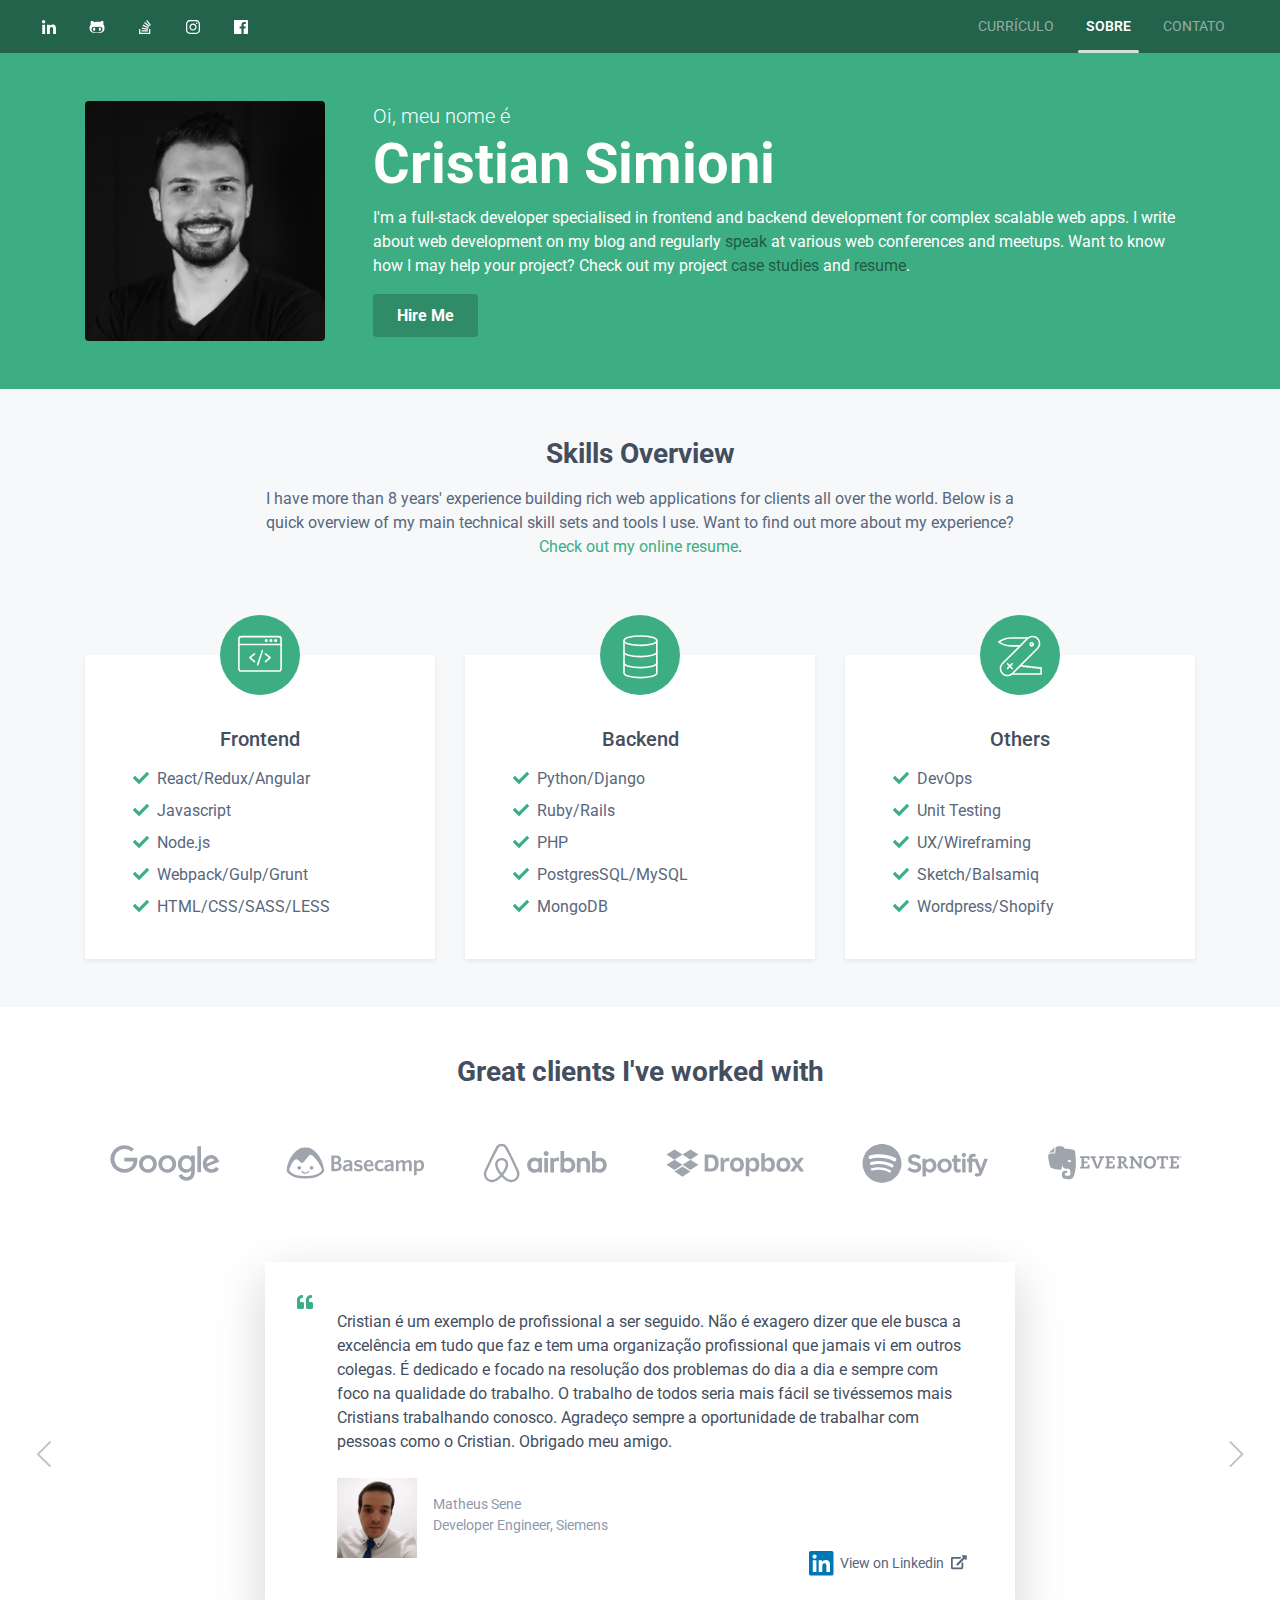
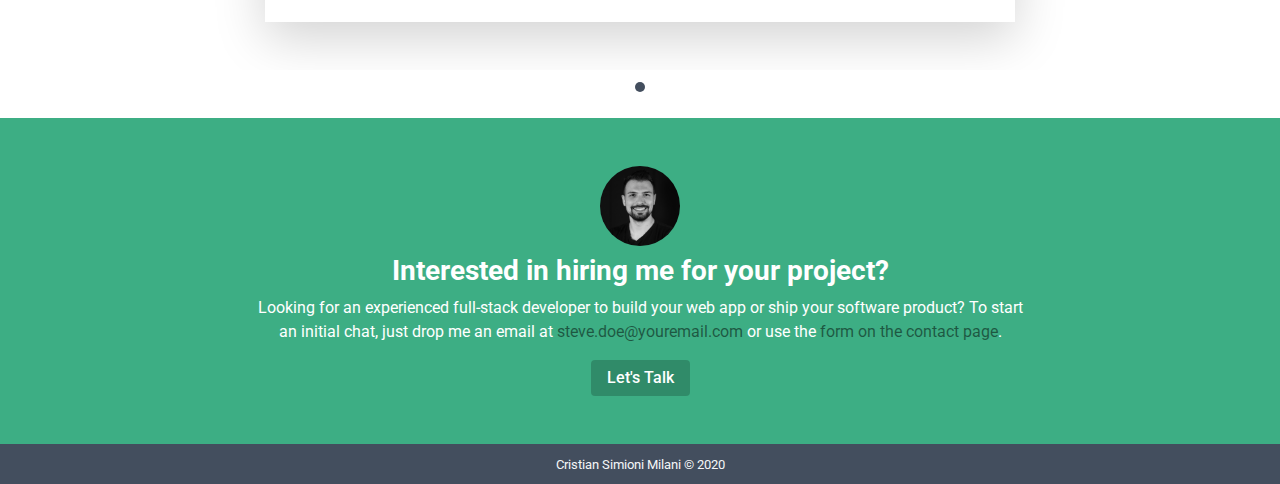
<file: about.html>
<!DOCTYPE html>
<html lang="en"> 
<head>
    <title>Cristian Simioni Milani</title>
    
    <!-- Meta -->
    <meta charset="utf-8">
    <meta http-equiv="X-UA-Compatible" content="IE=edge">
    <meta name="viewport" content="width=device-width, initial-scale=1.0">
    <meta name="description" content="Cristian Simioni's website">
    <meta name="author" content="Cristian Simioni Milani">    
    <link rel="shortcut icon" href="favicon.ico">
    
    <!-- Google Font -->
    <link href='//fonts.googleapis.com/css?family=Roboto:400,500,400italic,300italic,300,500italic,700,700italic,900,900italic' rel='stylesheet' type='text/css'>
    
    <!-- FontAwesome JS-->
    <script type="text/javascript" src="assets/plugins/font-awesome/js/fontawesome-all.min.js"></script>
    
    <!-- Plugins CSS -->
    <link rel="stylesheet" href="assets/plugins/flickity/flickity.min.css">
    
    
    <!-- Theme CSS -->  
    <link id="theme-style" rel="stylesheet" href="assets/css/theme-3.css">

</head> 

<body>
    
    <header class="header">
	    
        <div class="top-bar theme-bg-primary-darken">
            
            <div class="container-fluid">
            
				<nav class="navbar navbar-expand-lg navbar-dark position-relative">
					
					<ul class="social-list list-inline mb-0">
		                <li class="list-inline-item"><a class="text-white" href="https://www.linkedin.com/in/cristiansimioni/" target="_blank"><i class="fab fa-linkedin-in fa-fw"></i></a></li>
		                <li class="list-inline-item"><a class="text-white" href="https://github.com/cristiansimioni/" target="_blank"><i class="fab fa-github-alt fa-fw"></i></a></li>
		                <li class="list-inline-item"><a class="text-white" href="https://stackoverflow.com/users/4105951/cristian-simioni-milani?tab=profile" target="_blank"><i class="fab fa-stack-overflow fa-fw"></i></a></li>
						<li class="list-inline-item"><a class="text-white" href="https://www.instagram.com/cristiansimioni/" target="_blank"><i class="fab fa-instagram fa-fw"></i></a></li>
						<li class="list-inline-item"><a class="text-white" href="https://www.facebook.com/cristiansimioni" target="_blank"><i class="fab fa-facebook fa-fw"></i></a></li>
		            </ul><!--//social-list-->
	
					<button class="navbar-toggler" type="button" data-toggle="collapse" data-target="#navigation" aria-controls="navigation" aria-expanded="false" aria-label="Toggle navigation">
					<span class="navbar-toggler-icon"></span>
					</button>
					
					<div class="collapse navbar-collapse text-uppercase" id="navigation">
						<ul class="navbar-nav ml-lg-auto">
							<li class="nav-item mr-lg-3">
							    <a class="nav-link" href="index.html">Currículo</a>
							</li>
							<!--
							<li class="nav-item mr-lg-3">
							   <a class="nav-link" href="projects.html">Projects</a>
							</li>
							<li class="nav-item mr-lg-3">
							    <a class="nav-link" href="talks.html">Talks</a>
							</li>
							<li class="nav-item mr-lg-3">
							    <a class="nav-link" href="blog.html">Blog</a>
							</li>
							-->
							<li class="nav-item active mr-lg-3">
							    <a class="nav-link" href="about.html">Sobre <span class="sr-only">(current)</a>
							</li>
							
							<li class="nav-item mr-lg-3">
							    <a class="nav-link" href="contact.html">Contato</a>
							</li>
							<!--
							<li class="nav-item mr-lg-3">
							    <a class="nav-link" href="contact.html">Contact</a>
							</li>
							<li class="nav-item dropdown mr-0">
							    <a class="nav-link dropdown-toggle" href="#" id="navigationLink" data-toggle="dropdown" aria-haspopup="true" aria-expanded="false">
							Pages
								</a>
								<div class="dropdown-menu dropdown-menu-right text-capitalize shadow-lg" aria-labelledby="navigationLink">
									<a class="dropdown-item" href="project.html">Project Case Study (1 Column)</a>
									<a class="dropdown-item" href="project-alt.html">Project Case Study (2 Columns)</a>
									<a class="dropdown-item" href="blog-post.html">Blog Post</a>
								</div>
							</li>
							-->
						</ul>
						<span id="slide-line"></span>
					</div>
					
				</nav>
            
            </div><!--//container-->
            
        </div><!--//top-bar-->
        
        <div class="header-intro theme-bg-primary text-white py-5">
	        <div class="container">
		        <div class="profile-teaser media flex-column flex-md-row">
				    <img class="profile-image mb-3 mb-md-0 mr-md-5 ml-md-0 rounded mx-auto" src="assets/images/profile.jpg" alt="">
					<div class="media-body text-center text-md-left">
					<div class="lead">Oi, meu nome é</div>
					<h2 class="mt-0 display-4 font-weight-bold">Cristian Simioni</h2>
					<div class="bio mb-3">I'm a full-stack developer specialised in frontend and backend development for complex scalable web apps. I write about web development on my blog and regularly <a class="link-on-bg" href="talks.html">speak</a> at various web conferences and meetups. Want to know how I may help your project? Check out my project <a class="link-on-bg" href="projects.html">case studies</a> and <a class="link-on-bg" href="index.html">resume</a>.
					</div><!--//bio-->
					<a class="theme-btn-on-bg btn font-weight-bold theme-btn-cta" href="contact.html">Hire Me</a>
					
					</div><!--//media-body-->
				</div><!--//profile-teaser-->
		        
	        </div><!--//container-->
        </div><!--//header-intro-->
        
    </header><!--//header-->
        
    <section class="skills-section section py-5">
        <div class="container">
	        <h3 class="section-title font-weight-bold text-center mb-3">Skills Overview</h3>
	        <div class="section-intro mx-auto text-center mb-5 text-secondary">I have more than 8 years' experience building rich web applications for clients all over the world. Below is a quick overview of my main technical skill sets and tools I use. Want to find out more about my experience? <a href="resume.html">Check out my online resume</a>.</div>
	        
	        <div class="skills-blocks mx-auto pt-5">
		        <div class="row">
			        <div class="skills-block col-12 col-lg-4 mb-5 mb-3 mb-lg-0">
				        <div class="skills-block-inner bg-white shadow-sm py-4 px-5 position-relative">
					        <h4 class="skills-cat text-center mb-3 mt-5">Frontend</h4>
					        <div class="skills-icon-holder position-absolute d-inline-block rounded-circle text-center">
					            <img class="skills-icon" src="assets/images/frontend-icon.svg">
					        </div>
					        <ul class="skills-list list-unstyled text-secondary">
						        <li class="mb-2"><i class="fas fa-check mr-2 text-primary"></i>React/Redux/Angular</li>
						        <li class="mb-2"><i class="fas fa-check mr-2 text-primary"></i>Javascript</li>
						        <li class="mb-2"><i class="fas fa-check mr-2 text-primary"></i>Node.js</li>							        
						        <li class="mb-2"><i class="fas fa-check mr-2 text-primary"></i>Webpack/Gulp/Grunt</li>
						        <li class="mb-2"><i class="fas fa-check mr-2 text-primary"></i>HTML/CSS/SASS/LESS</li>
					        </ul>
				        </div><!--//skills-block-inner-->
			        </div><!--//skills-block-->
			        
			        <div class="skills-block col-12 col-lg-4 mb-5 mb-3 mb-lg-0">
				        <div class="skills-block-inner bg-white shadow-sm py-4 px-5 position-relative">
					        <h4 class="skills-cat text-center mb-3 mt-5">Backend</h4>
					        <div class="skills-icon-holder position-absolute d-inline-block rounded-circle text-center">
					            <img class="skills-icon" src="assets/images/backend-icon.svg">
					        </div>
					        <ul class="skills-list list-unstyled text-secondary">
						        <li class="mb-2"><i class="fas fa-check mr-2 text-primary"></i>Python/Django</li>
						        <li class="mb-2"><i class="fas fa-check mr-2 text-primary"></i>Ruby/Rails</li>
						        <li class="mb-2"><i class="fas fa-check mr-2 text-primary"></i>PHP</li>
						        <li class="mb-2"><i class="fas fa-check mr-2 text-primary"></i>PostgresSQL/MySQL</li>
						        <li class="mb-2"><i class="fas fa-check mr-2 text-primary"></i>MongoDB</li>
					        </ul>
				        </div><!--//skills-block-inner-->
			        </div><!--//skills-block-->
			        
			        <div class="skills-block col-12 col-lg-4">
				        <div class="skills-block-inner bg-white shadow-sm py-4 px-5 position-relative">
					        <h4 class="skills-cat text-center mb-3 mt-5">Others</h4>
					        <div class="skills-icon-holder position-absolute d-inline-block rounded-circle text-center">
					            <img class="skills-icon" src="assets/images/other-skills-icon.svg">
					        </div>
					        <ul class="skills-list list-unstyled text-secondary">
						        <li class="mb-2"><i class="fas fa-check mr-2 text-primary"></i>DevOps</li>
						        <li class="mb-2"><i class="fas fa-check mr-2 text-primary"></i>Unit Testing</li>
						        <li class="mb-2"><i class="fas fa-check mr-2 text-primary"></i>UX/Wireframing</li>
						        <li class="mb-2"><i class="fas fa-check mr-2 text-primary"></i>Sketch/Balsamiq</li>
						        <li class="mb-2"><i class="fas fa-check mr-2 text-primary"></i>Wordpress/Shopify</li>
					        </ul>
				        </div><!--//skills-block-inner-->
			        </div><!--//skills-block-->
			        
		        </div><!--//row-->
	        </div>
        </div><!--//container-->
    </section><!--//skills-section-->
    
    <section class="section-proof section bg-white py-5">
        <div class="container">
	        <h3 class="section-title font-weight-bold text-center mb-5">Great clients I've worked with</h3>
	        <div class="logos row mb-5">
		        <div class="logo px-3 col-6 col-md-4 col-lg-2 mr-0 px-md-5 px-lg-4"><a class="logo-link" href="project.html"><img class="img-fluid svg-ie-fix" src="assets/images/logos/logo-1.svg"></a></div>
		        <div class="logo px-3 col-6 col-md-4 col-lg-2 mr-0 px-md-5 px-lg-4"><a class="logo-link" href="project.html"><img class="img-fluid svg-ie-fix" src="assets/images/logos/logo-2.svg"></a></div>
		        <div class="logo px-3 col-6 col-md-4 col-lg-2 mr-0 px-md-5 px-lg-4"><a class="logo-link" href="project.html"><img class="img-fluid svg-ie-fix" src="assets/images/logos/logo-3.svg"></a></div>
		        <div class="logo px-3 col-6 col-md-4 col-lg-2 mr-0 px-md-5 px-lg-4"><a class="logo-link" href="project.html"><img class="img-fluid svg-ie-fix" src="assets/images/logos/logo-4.svg"></a></div>
		        <div class="logo px-3 col-6 col-md-4 col-lg-2 mr-0 px-md-5 px-lg-4"><a class="logo-link" href="project.html"><img class="img-fluid svg-ie-fix" src="assets/images/logos/logo-5.svg"></a></div>
		        <div class="logo px-3 col-6 col-md-4 col-lg-2 mr-0 px-md-5 px-lg-4"><a class="logo-link" href="project.html"><img class="img-fluid svg-ie-fix" src="assets/images/logos/logo-6.svg"></a></div>
	        </div>
	        
	        
        </div>
        
        <div class="container-fluid">
        
	        <div class="testimonials">
		        
		        <div class="testimonial-item">				        
			        <div class="position-relative p-5 shadow-lg">
				        <blockquote class="blockquote pl-4">
						  <p class="mb-4">Cristian é um exemplo de profissional a ser seguido. Não é exagero dizer que ele busca a excelência em tudo que faz e tem uma organização profissional que jamais vi em outros colegas. É dedicado e focado na resolução dos problemas do dia a dia e sempre com foco na qualidade do trabalho. O trabalho de todos seria mais fácil se tivéssemos mais Cristians trabalhando conosco. Agradeço sempre a oportunidade de trabalhar com pessoas como o Cristian. Obrigado meu amigo.</p>
						  <i class="quote-icon fas fa-quote-left position-absolute text-primary"></i>
						  <footer class="blockquote-footer presudo-hidden">
							   <div class="media client-profile">
								   <img class="mr-3" src="assets/images/clients/profile-matheus.jpg" alt="">
							       <cite title="Source" class="quote-source d-inline-block font-style-normal pt-3">
							           <span class="d-block">Matheus Sene</span>
							           <span class="d-block">Developer Engineer, Siemens</span>
							           <span class="d-block position-absolute source-link"><i class="fab fa-linkedin fa-2x mr-1" data-fa-transform="down-3"></i> <a class="text-secondary" href="https://www.linkedin.com/in/cristiansimioni/" target="_blank">View on Linkedin <i class="fas fa-external-link-alt ml-1" data-fa-transform="up-1"></i></a></span>
							       </cite>
							   </div><!--//media-->
						  </footer>
						</blockquote>
			        </div>
		        </div><!--//testimonial-item-->
		    
	        </div><!--//container-fluid-->
	        
	        
        </div><!--//testimonials-->

    </section>
    
	<section class="section-cta py-5 bg-primary text-white">
		<div class="container">
			<div class="text-center">
			    <img class="profile-small d-inline-block mx-auto rounded-circle mb-2" src="assets/images/profile.jpg" alt="">
		    </div>
		    <h3 class="section-title font-weight-bold text-center mb-2">Interested in hiring me for your project?</h3>
		    <div class="section-intro mx-auto text-center mb-3">
			    Looking for an experienced full-stack developer to build your web app or ship your software product? To start an initial chat, just drop me an email at <a class="link-on-bg" href="#">steve.doe@youremail.com</a> or use the <a class="link-on-bg" href="contact.html">form on the contact page</a>.
		    </div>
		    <div class="text-center">
		        <a class="theme-btn-on-bg btn" href="contact.html">Let's Talk</a>
		    </div>
		</div><!--//container-->
	</section>
    
    <footer class="footer text-light text-center py-2">
	    <small class="copyright">Cristian Simioni Milani &copy; 2020</small>
    </footer>
       
    <!-- Javascript -->          
    <script type="text/javascript" src="assets/plugins/jquery-3.7.1.min.js"></script>
    <script type="text/javascript" src="assets/plugins/popper.min.js"></script> 
    <script type="text/javascript" src="assets/plugins/bootstrap/js/bootstrap.min.js"></script>  
    <script type="text/javascript" src="assets/plugins/back-to-top.js"></script>    
    
    <!-- Page Specific JS -->
    <script type="text/javascript" src="assets/plugins/flickity/flickity.pkgd.min.js"></script> 

    <!-- Custom JS -->
    <script type="text/javascript" src="assets/js/main.js"></script>
    <script type="text/javascript" src="assets/js/flickity-custom.js"></script>
    
    <!-- Style Switcher (REMOVE ON YOUR PRODUCTION SITE) -->
    <script type="text/javascript" src="assets/js/demo/style-switcher.js"></script>     
    

</body>
</html>
</file>
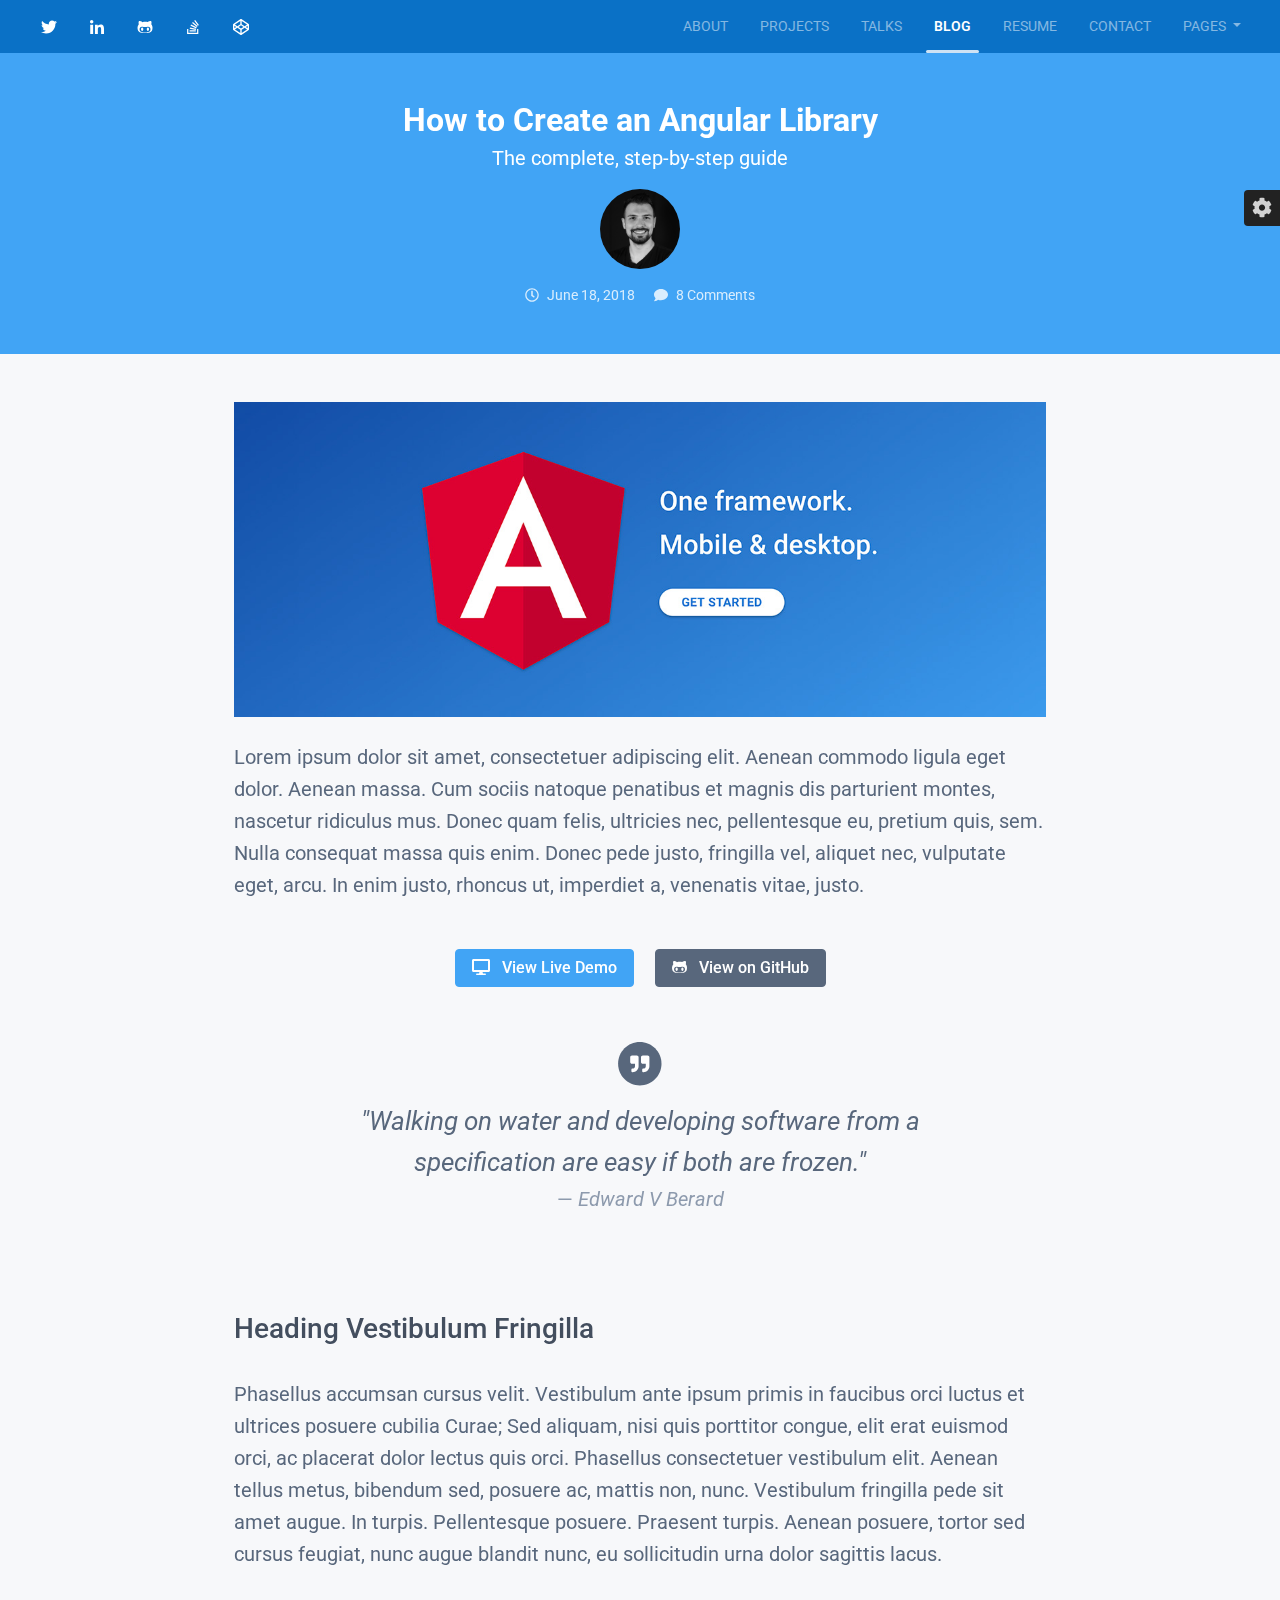
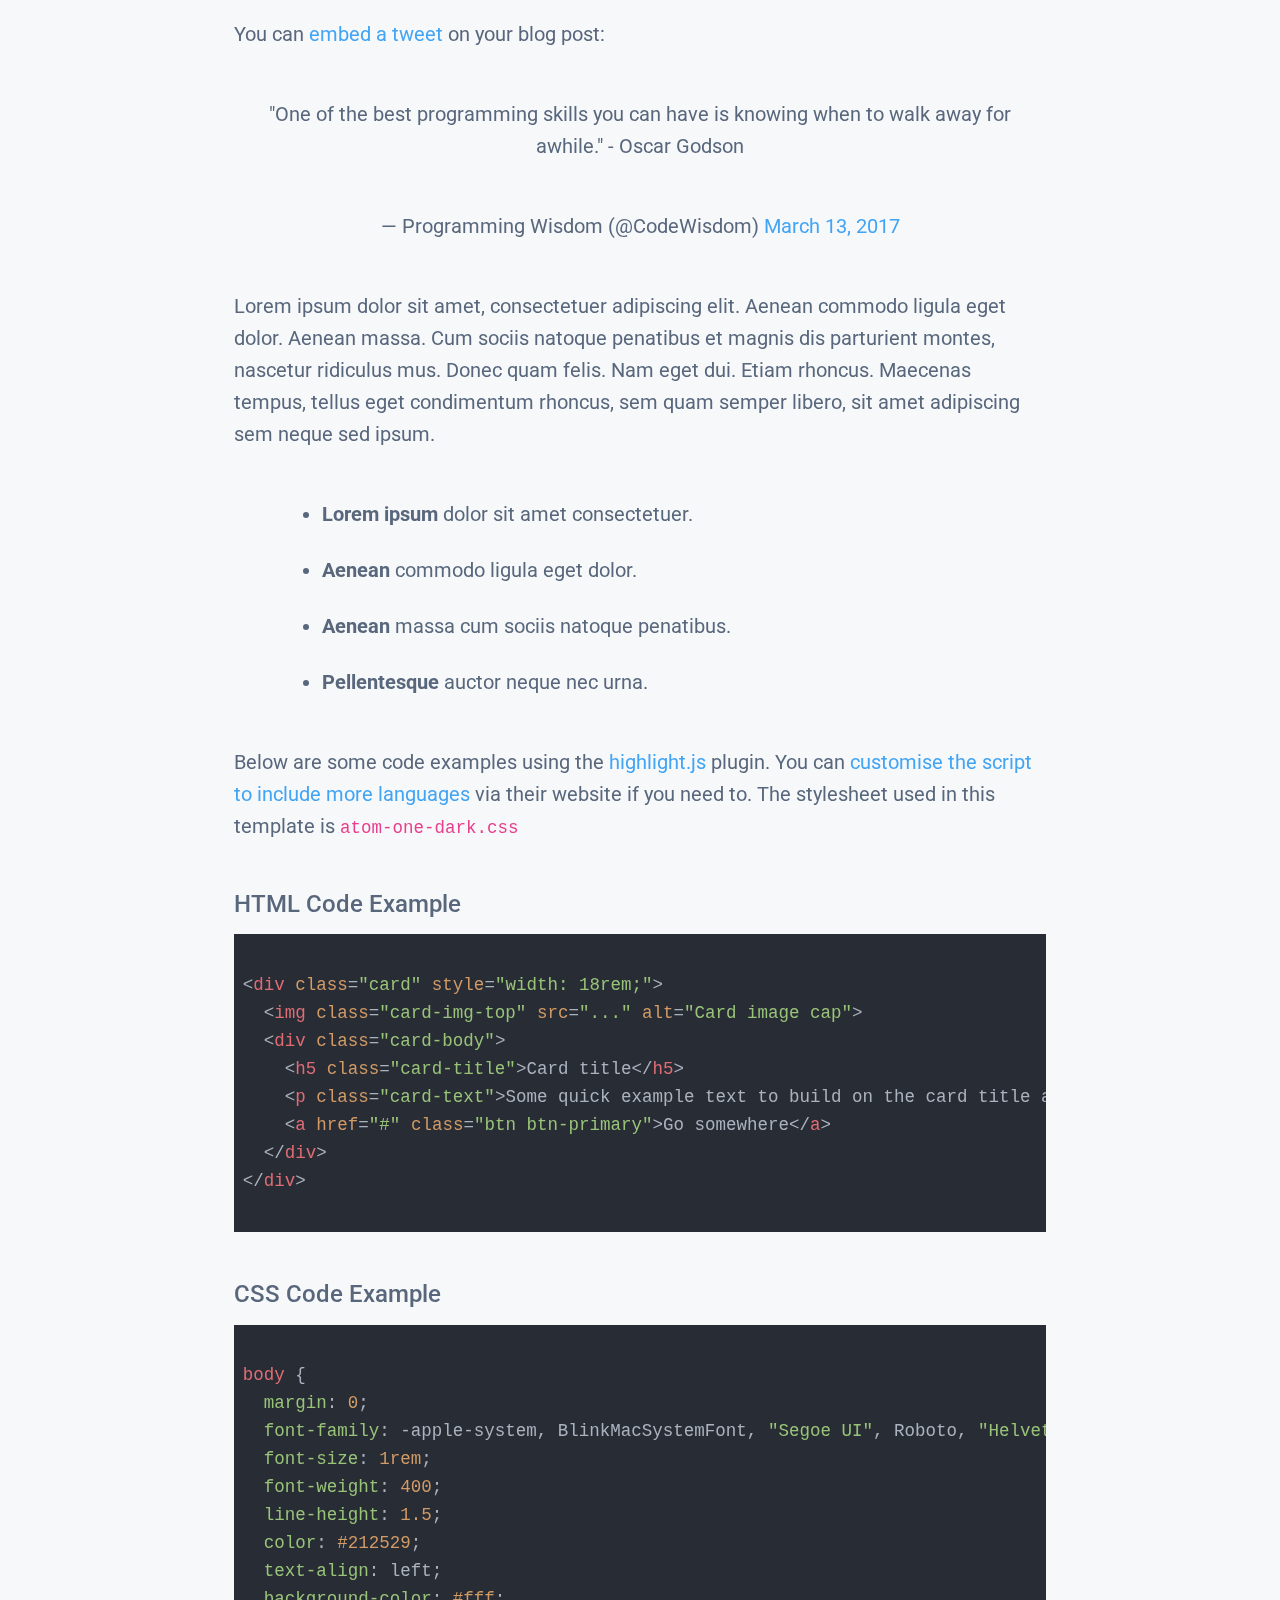
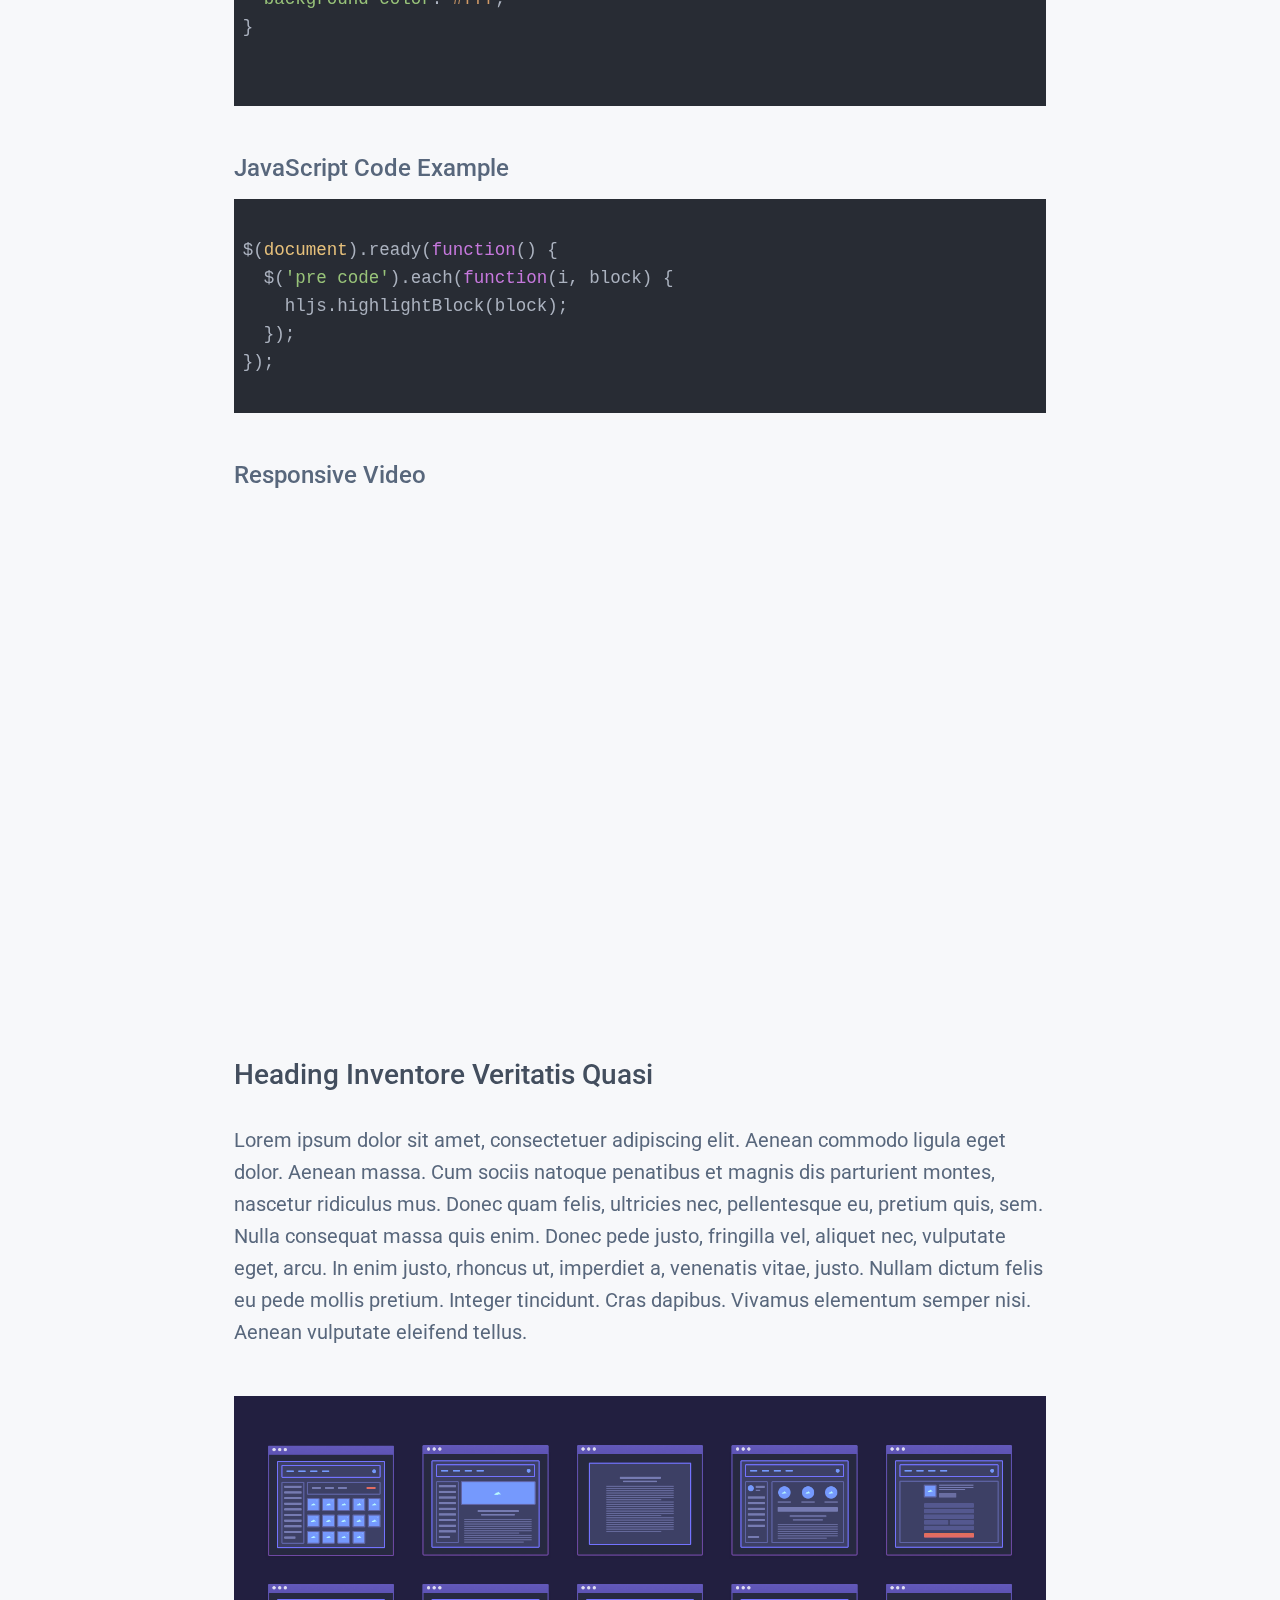
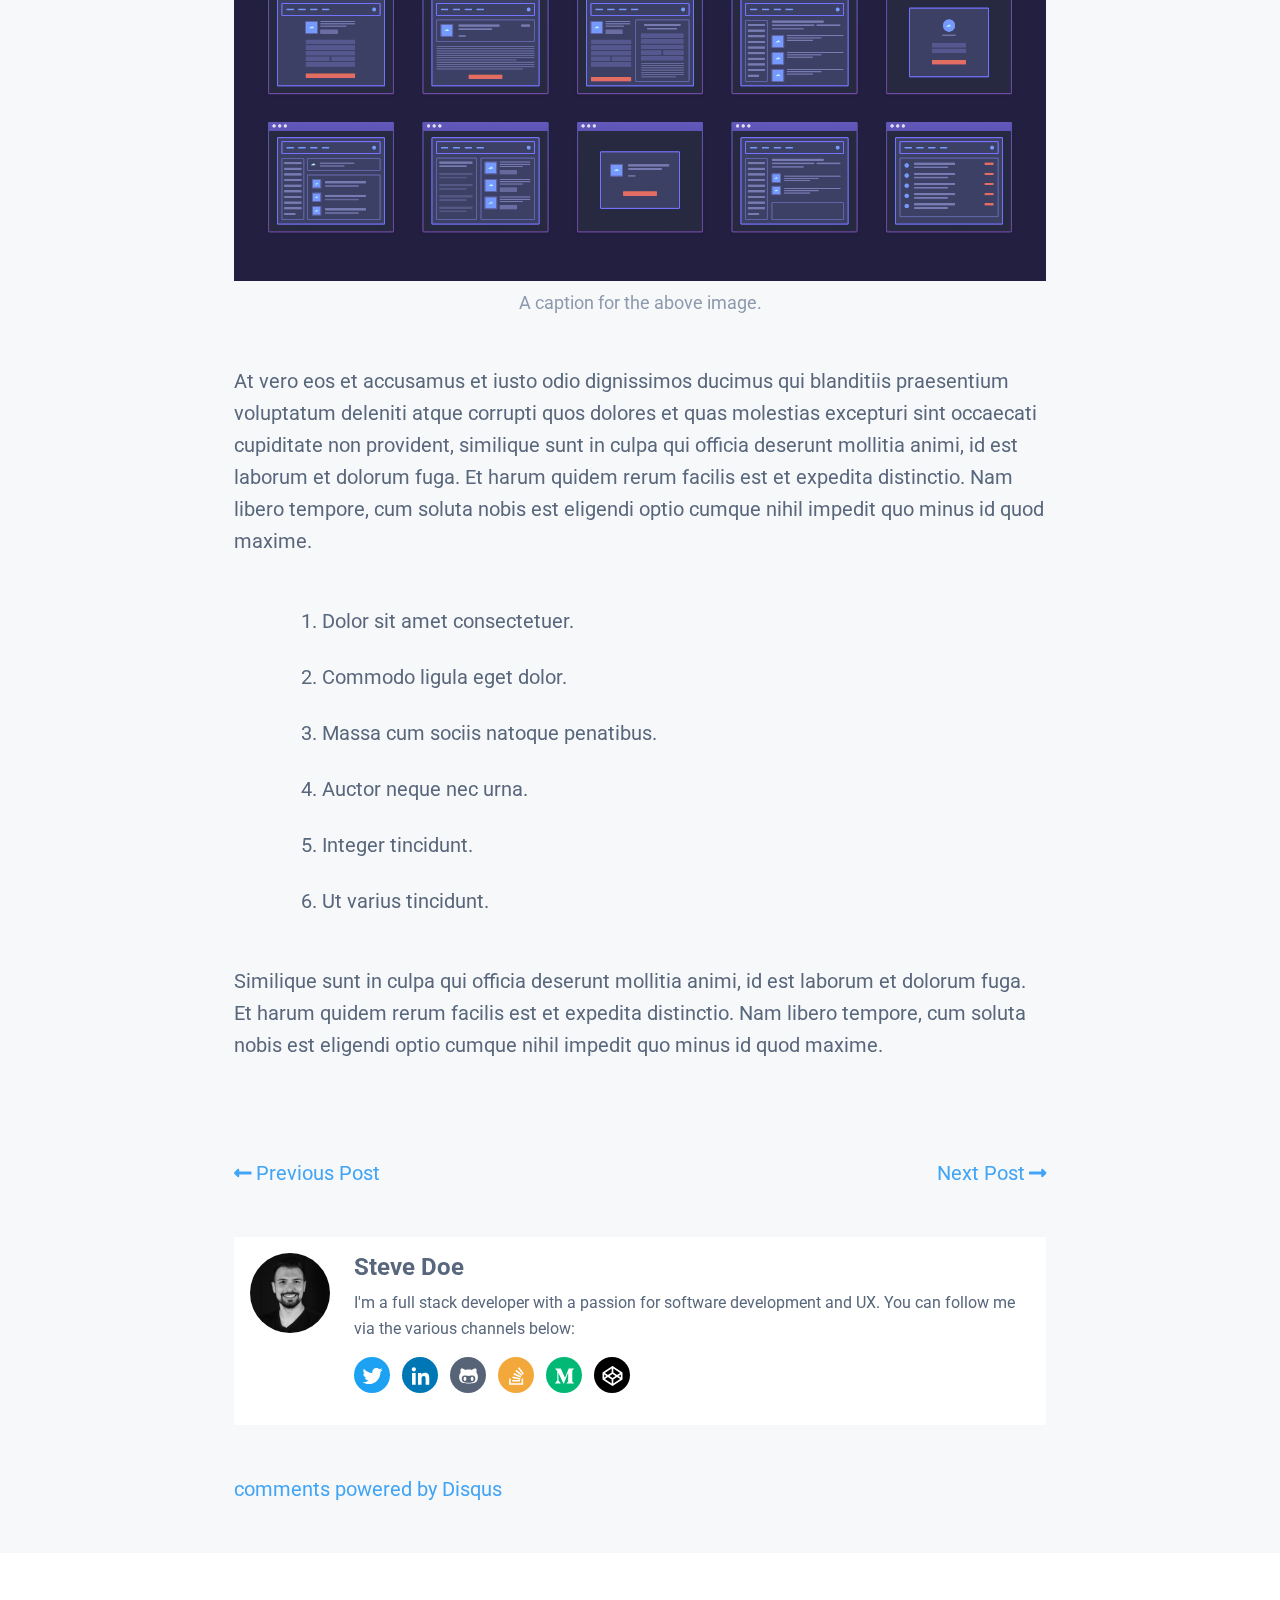
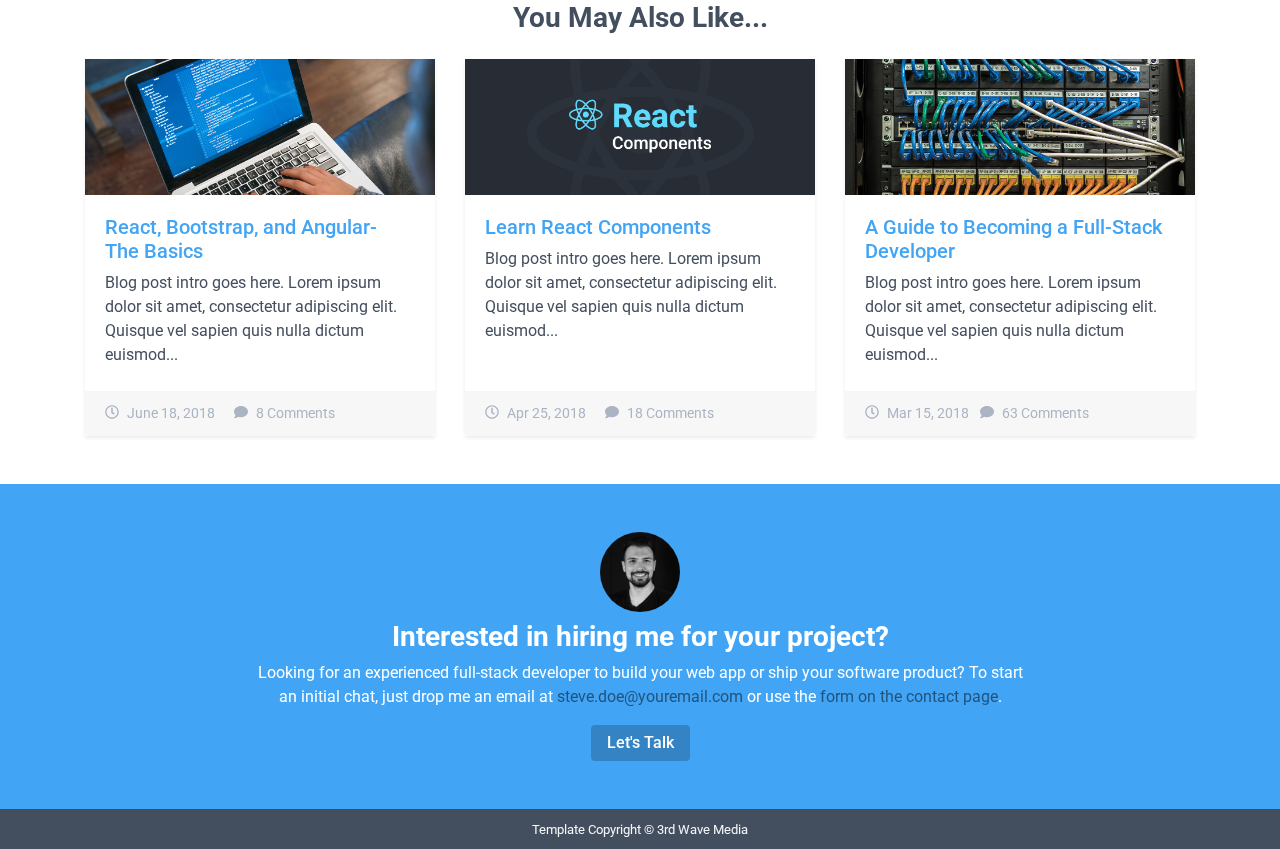
<file: blog-post.html>
<!DOCTYPE html>
<html lang="en"> 
<head>
    <title>Bootstrap 4 Portfolio Template For Developers</title>
    
    <!-- Meta -->
    <meta charset="utf-8">
    <meta http-equiv="X-UA-Compatible" content="IE=edge">
    <meta name="viewport" content="width=device-width, initial-scale=1.0">
    <meta name="description" content="Responsive Portfolio Template">
    <meta name="author" content="Xiaoying Riley at 3rd Wave Media">    
    <link rel="shortcut icon" href="favicon.ico"> 
    
    <!-- Google Font -->
    <link href='//fonts.googleapis.com/css?family=Roboto:400,500,400italic,300italic,300,500italic,700,700italic,900,900italic' rel='stylesheet' type='text/css'>
    
    <!-- FontAwesome JS-->
    <script type="text/javascript" src="assets/plugins/font-awesome/js/fontawesome-all.min.js"></script>
    
    <!-- Plugins CSS -->
    <link rel="stylesheet" href="assets/plugins/highlight/styles/atom-one-dark.css">
    
    
    <!-- Theme CSS -->  
    <link id="theme-style" rel="stylesheet" href="assets/css/theme-1.css">

</head> 

<body>
    
    <header class="header" id="blog-post-top">
	    
        <div class="top-bar theme-bg-primary-darken">
            
            <div class="container-fluid">
            
				<nav class="navbar navbar-expand-lg navbar-dark position-relative">
					
					
					<ul class="social-list list-inline mb-0">
			            <li class="list-inline-item"><a class="text-white" href="#"><i class="fab fa-twitter fa-fw"></i></a></li>
		                <li class="list-inline-item"><a class="text-white" href="#"><i class="fab fa-linkedin-in fa-fw"></i></a></li>
		                <li class="list-inline-item"><a class="text-white" href="#"><i class="fab fa-github-alt fa-fw"></i></a></li>
		                <li class="list-inline-item"><a class="text-white" href="#"><i class="fab fa-stack-overflow fa-fw"></i></a></li>
		                <li class="list-inline-item"><a class="text-white" href="#"><i class="fab fa-codepen fa-fw"></i></a></li>
		            </ul><!--//social-list-->
					
	
					<button class="navbar-toggler" type="button" data-toggle="collapse" data-target="#navigation" aria-controls="navigation" aria-expanded="false" aria-label="Toggle navigation">
					<span class="navbar-toggler-icon"></span>
					</button>
					
					<div class="collapse navbar-collapse text-uppercase" id="navigation">
						<ul class="navbar-nav ml-lg-auto">
							<li class="nav-item mr-lg-3">
							    <a class="nav-link" href="index.html">About</a>
							</li>
							<li class="nav-item mr-lg-3">
							   <a class="nav-link" href="projects.html">Projects</a>
							</li>
							<li class="nav-item mr-lg-3">
							    <a class="nav-link" href="talks.html">Talks</a>
							</li>
							<li class="nav-item active mr-lg-3">
							    <a class="nav-link" href="blog.html">Blog <span class="sr-only">(current)</span></a>
							</li>
							<li class="nav-item mr-lg-3">
							    <a class="nav-link" href="resume.html">Resume</a>
							</li>
							<li class="nav-item mr-lg-3">
							    <a class="nav-link" href="contact.html">Contact</a>
							</li>
							<li class="nav-item dropdown mr-0">
							    <a class="nav-link dropdown-toggle" href="#" id="navigationLink" data-toggle="dropdown" aria-haspopup="true" aria-expanded="false">
							Pages
								</a>
								<div class="dropdown-menu dropdown-menu-right text-capitalize shadow-lg" aria-labelledby="navigationLink">
									<a class="dropdown-item" href="project.html">Project Case Study (1 Column)</a>
									<a class="dropdown-item" href="project-alt.html">Project Case Study (2 Columns)</a>
									<a class="dropdown-item" href="blog-post.html">Blog Post</a>
								</div>
							</li>
							
						</ul>
						<span id="slide-line"></span>
					</div>
					
					
					
				</nav>
            
            </div><!--//container-->
            
        </div><!--//top-bar-->
        
        <div class="header-intro theme-bg-primary text-white py-5">
	        <div class="container text-center">		
		              
		        <h2 class="page-heading mb-1">How to Create an Angular Library</h2>
		        <div class="page-heading-tagline mx-auto mb-3">The complete, step-by-step guide</div>
		        <img class="profile-small d-inline-block rounded-circle mb-3" src="assets/images/profile.jpg" alt="">
		        <ul class="page-heading-post-meta list-inline mb-0">
					<li class="list-inline-item mr-3"><i class="far fa-clock mr-2"></i>June 18, 2018</li>
					<li class="list-inline-item"><i class="fas fa-comment mr-2"></i><a href="#comments-block">8 Comments</a></li>
				</ul>
	        </div><!--//container-->
        </div><!--//header-intro-->
        
    </header><!--//header-->
        
    <section class="single-post-wrapper single-col-max-width py-5 px-4 mx-auto">
	        <div class="section-row">
		        <div class="cover-image mb-4"><img class="img-fluid" src="assets/images/blog/blog-post-thumb-1.jpg" alt=""></div>

		        <p>Lorem ipsum dolor sit amet, consectetuer adipiscing elit. Aenean commodo ligula eget dolor. Aenean massa. Cum sociis natoque penatibus et magnis dis parturient montes, nascetur ridiculus mus. Donec quam felis, ultricies nec, pellentesque eu, pretium quis, sem. Nulla consequat massa quis enim. Donec pede justo, fringilla vel, aliquet nec, vulputate eget, arcu. In enim justo, rhoncus ut, imperdiet a, venenatis vitae, justo.</p>

		        <p class="my-5 text-center"><a class="btn btn-primary mr-lg-3 mb-3" href="https://themes.3rdwavemedia.com/" target="_blank"><i class="fas fa-desktop mr-2"></i> View Live Demo</a> <a class="btn btn-dark mb-3" href="https://themes.3rdwavemedia.com/" target="_blank"><i class="fab fa-github-alt mr-2"></i> View on GitHub</a></p>
		        
		         <blockquote class="blockquote theme-blockquote text-center">
			        <span class="fa-layers fa-fw mb-3">
						<i class="fas fa-circle text-secondary" data-fa-transform="grow-12"></i>
						<i class="fa-inverse fas fa-quote-right text-white" data-fa-transform="shrink-4"></i>
					</span>
			        <p class="mb-0 font-italic">"Walking on water and developing software from a specification are easy if both are frozen."</p>
			        <footer class="blockquote-footer"><cite title="Source Title">Edward V Berard</cite></footer>
		        </blockquote>

	        </div><!--//section-row-->
	        
	        
	        <div class="section-row">
		        <h3 class="section-title">Heading Vestibulum Fringilla</h3>
		        <p>Phasellus accumsan cursus velit. Vestibulum ante ipsum primis in faucibus orci luctus et ultrices posuere cubilia Curae; Sed aliquam, nisi quis porttitor congue, elit erat euismod orci, ac placerat dolor lectus quis orci. Phasellus consectetuer vestibulum elit. Aenean tellus metus, bibendum sed, posuere ac, mattis non, nunc. Vestibulum fringilla pede sit amet augue. In turpis. Pellentesque posuere. Praesent turpis. Aenean posuere, tortor sed cursus feugiat, nunc augue blandit nunc, eu sollicitudin urna dolor sagittis lacus. </p>
		        
		        <p>You can <a href="https://help.twitter.com/en/using-twitter/how-to-embed-a-tweet" target="_blank">embed a tweet</a> on your blog post:</p>
		        <div class="mb-5 text-center">
		        <blockquote class="twitter-tweet" data-lang="en"><p lang="en" dir="ltr">&quot;One of the best programming skills you can have is knowing when to walk away for awhile.&quot; - Oscar Godson</p>&mdash; Programming Wisdom (@CodeWisdom) <a href="https://twitter.com/CodeWisdom/status/841357948542713856?ref_src=twsrc%5Etfw">March 13, 2017</a></blockquote>
<script async src="https://platform.twitter.com/widgets.js" charset="utf-8"></script>
		        </div>
		        
		        <p>Lorem ipsum dolor sit amet, consectetuer adipiscing elit. Aenean commodo ligula eget dolor. Aenean massa. Cum sociis natoque penatibus et magnis dis parturient montes, nascetur ridiculus mus. Donec quam felis. Nam eget dui. Etiam rhoncus. Maecenas tempus, tellus eget condimentum rhoncus, sem quam semper libero, sit amet adipiscing sem neque sed ipsum.</p>

		        
		        
		        <ul class="mb-5 ml-md-5">
				  <li class="mb-4"><strong>Lorem ipsum</strong> dolor sit amet consectetuer.</li>
				  <li class="mb-4"><strong>Aenean</strong> commodo ligula eget dolor.</li>
				  <li class="mb-4"><strong>Aenean</strong> massa cum sociis natoque penatibus.</li>
				  <li class="mb-4"><strong>Pellentesque</strong> auctor neque nec urna.</li>
				</ul>
				
				<p>Below are some code examples using the <a href="https://highlightjs.org/" target="_blank">highlight.js</a> plugin. You can <a href="https://highlightjs.org/download/" target="_blank">customise the script to include more languages</a> via their website if you need to. The stylesheet used in this template is <code>atom-one-dark.css</code></p>
		        <h4 class="mb-3">HTML Code Example</h4>
		        <div class="mb-5">
		        <pre><code class="html">
&#x3C;div class=&#x22;card&#x22; style=&#x22;width: 18rem;&#x22;&#x3E;
  &#x3C;img class=&#x22;card-img-top&#x22; src=&#x22;...&#x22; alt=&#x22;Card image cap&#x22;&#x3E;
  &#x3C;div class=&#x22;card-body&#x22;&#x3E;
    &#x3C;h5 class=&#x22;card-title&#x22;&#x3E;Card title&#x3C;/h5&#x3E;
    &#x3C;p class=&#x22;card-text&#x22;&#x3E;Some quick example text to build on the card title and make up the bulk of the card&#x27;s content.&#x3C;/p&#x3E;
    &#x3C;a href=&#x22;#&#x22; class=&#x22;btn btn-primary&#x22;&#x3E;Go somewhere&#x3C;/a&#x3E;
  &#x3C;/div&#x3E;
&#x3C;/div&#x3E;
			    </code></pre>
		        </div>
		        
		        <h4 class="mb-3">CSS Code Example</h4>
		        <div class="mb-5">
			        <pre><code class="css">
body {
  margin: 0;
  font-family: -apple-system, BlinkMacSystemFont, "Segoe UI", Roboto, "Helvetica Neue", Arial, sans-serif, "Apple Color Emoji", "Segoe UI Emoji", "Segoe UI Symbol";
  font-size: 1rem;
  font-weight: 400;
  line-height: 1.5;
  color: #212529;
  text-align: left;
  background-color: #fff;
}

		    </code></pre>
		        </div>
		        
		        <h4 class="mb-3">JavaScript Code Example</h4>
		        <div class="mb-5">
			        <pre><code class="javascript">
$(document).ready(function() {
  $(&#x27;pre code&#x27;).each(function(i, block) {
    hljs.highlightBlock(block);
  });
});
			    </code></pre>
		        </div>
				
				<h4 class="mb-3">Responsive Video</h4>
				<div class="embed-responsive embed-responsive-16by9 mb-5"> 
			        <iframe class="embed-responsive-item" width="560" height="315" src="https://www.youtube.com/embed/9aVJOg2EB9I?rel=0" frameborder="0" allow="autoplay; encrypted-media" allowfullscreen></iframe></iframe>
		       </div>
		       

				
	        </div><!--//section-row-->
	        
	       
            
            
            <div class="section-row">
		        <h3 class="section-title">Heading Inventore Veritatis Quasi </h3>
		        <p>Lorem ipsum dolor sit amet, consectetuer adipiscing elit. Aenean commodo ligula eget dolor. Aenean massa. Cum sociis natoque penatibus et magnis dis parturient montes, nascetur ridiculus mus. Donec quam felis, ultricies nec, pellentesque eu, pretium quis, sem. Nulla consequat massa quis enim. Donec pede justo, fringilla vel, aliquet nec, vulputate eget, arcu. In enim justo, rhoncus ut, imperdiet a, venenatis vitae, justo. Nullam dictum felis eu pede mollis pretium. Integer tincidunt. Cras dapibus. Vivamus elementum semper nisi. Aenean vulputate eleifend tellus. </p>
		        
		        <figure class="figure mb-5">
		            <img class="img-fluid figure-img" src="assets/images/blog/blog-post-image-example-1.png">
		            <figcaption class="figure-caption text-center">A caption for the above image.</figcaption>
		        </figure>
		        
		        

		        
		        <p>At vero eos et accusamus et iusto odio dignissimos ducimus qui blanditiis praesentium voluptatum deleniti atque corrupti quos dolores et quas molestias excepturi sint occaecati cupiditate non provident, similique sunt in culpa qui officia deserunt mollitia animi, id est laborum et dolorum fuga. Et harum quidem rerum facilis est et expedita distinctio. Nam libero tempore, cum soluta nobis est eligendi optio cumque nihil impedit quo minus id quod maxime.</p>
		        
		        <ol class="mb-5 ml-md-5">
				  <li class="mb-4">Dolor sit amet consectetuer.</li>
				  <li class="mb-4">Commodo ligula eget dolor.</li>
				  <li class="mb-4">Massa cum sociis natoque penatibus.</li>
				  <li class="mb-4">Auctor neque nec urna.</li>
				  <li class="mb-4">Integer tincidunt.</li>
				  <li class="mb-4">Ut varius tincidunt.</li>
				</ol>
		    <p>Similique sunt in culpa qui officia deserunt mollitia animi, id est laborum et dolorum fuga. Et harum quidem rerum facilis est et expedita distinctio. Nam libero tempore, cum soluta nobis est eligendi optio cumque nihil impedit quo minus id quod maxime.</p>

			    
	        </div><!--//section-row-->
	        
	        
	        <nav class="post-nav d-flex justify-content-between">
				<div class="nav-previous"><a href="#" rel="prev"><i class="fas fa-long-arrow-alt-left mr-1"></i>Previous <span class="d-none d-md-inline">Post</span></a></div>
				<div class="nav-next"><a href="#" rel="next">Next <span class="d-none d-md-inline">Post</span><i class="fas fa-long-arrow-alt-right ml-1"></i></a></div>
			</nav>
	        
	        <div class="author-block my-5 bg-white p-3 p-l-5">
		        <div class="media flex-column flex-md-row">
			        <img class="author-profile profile-small d-inline-block rounded-circle mr-md-4 mb-2 mb-lg-0" src="assets/images/profile.jpg" alt="">
			        <div class="author-info media-body">
			            <h4 class="mb-2 font-weight-bold">Steve Doe</h4>
			            <div class="mb-3">I'm a full stack developer with a passion for software development and UX. You can follow me via the various channels below:</div>
			            <ul class="social-list-color list-inline mb-0">
				            <li class="list-inline-item mb-3"><a class="twitter rounded-circle" href="#"><i class="fab fa-twitter fa-fw"></i></a></li>
				            
			                <li class="list-inline-item mb-3"><a class="linkedin rounded-circle" href="#"><i class="fab fa-linkedin-in fa-fw"></i></a></li>
			                <li class="list-inline-item mb-3"><a class="github rounded-circle" href="#"><i class="fab fa-github-alt fa-fw"></i></a></li>
			                <li class="list-inline-item mb-3"><a class="stack-overflow rounded-circle" href="#"><i class="fab fa-stack-overflow fa-fw"></i></a></li>
			                <li class="list-inline-item mb-3"><a class="medium rounded-circle" href="#"><i class="fab fa-medium-m fa-fw"></i></a></li>
			                <li class="list-inline-item mb-3"><a class="codepen rounded-circle" href="#"><i class="fab fa-codepen fa-fw"></i></a></li>
			                
			                
			                <!--<li class="list-inline-item mb-3"><a class="facebook" href="#"><i class="fab fa-facebook-f fa-fw"></i></a></li>-->
			                
			                <!--<li class="list-inline-item"><a class="instagram" href="#"><i class="fab fa-instagram fa-fw"></i></a></li>-->
			            </ul><!--//social-list-->
			        </div>
		        </div>
	        </div>
	        
	        
	        
	        
	        <div id="comments-block" class="comments-block">
			        <!--//DISQUS script starts-->
			        <div id="disqus_thread"></div>
                    <script type="text/javascript">
                        /* * * CONFIGURATION VARIABLES: EDIT BEFORE PASTING INTO YOUR WEBPAGE * * */
                        var disqus_shortname = '3wmthemes'; // required: replace example with your forum shortname
                
                        /* * * DON'T EDIT BELOW THIS LINE * * */
                        (function() {
                            var dsq = document.createElement('script'); dsq.type = 'text/javascript'; dsq.async = true;
                            dsq.src = '//' + disqus_shortname + '.disqus.com/embed.js';
                            (document.getElementsByTagName('head')[0] || document.getElementsByTagName('body')[0]).appendChild(dsq);
                        })();
                    </script>
                    <noscript>Please enable JavaScript to view the <a href="http://disqus.com/?ref_noscript">comments powered by Disqus.</a></noscript>
                    <a href="http://disqus.com" class="dsq-brlink">comments powered by <span class="logo-disqus">Disqus</span></a>
                    <!--//DISQUS script ends-->

			</div><!--//comments-block-->
	        
	        

    </section><!--//single-post-wrapper-->
    
    
    <section class="section pt-5 related-projects-section bg-white">
		<div class="container">
			<h3 class="section-title font-weight-bold text-center mb-4">You May Also Like...</h3>
			<div class="blog-cards blog-cards-related">
				<div class="row">
					<div class="col-12 col-lg-4 mb-5">
				        <div class="card rounded-0 border-0 shadow-sm eq-height">
							<div class="card-img-container position-relative">
						        <img class="card-img-top rounded-0" src="assets/images/blog/blog-post-thumb-2.jpg" alt="">
						        <div class="card-img-overlay overlay-mask text-center p-0">
							        <div class="overlay-mask-content text-center w-100 position-absolute">
									    <a class="btn btn-primary" href="blog-post.html">Read more</a>
							        </div>
							        <a class="overlay-mask-link position-absolute w-100 h-100" href="blog-post.html"></a>
								</div>
							</div>
							<div class="card-body pb-4">
								
								<h4 class="card-title mb-2"><a href="blog-post.html">React, Bootstrap, and Angular- The Basics</a></h4>
								<div class="card-text">
									
									<div class="excerpt"> Blog post intro goes here. Lorem ipsum dolor sit amet, consectetur adipiscing elit. Quisque vel sapien quis nulla dictum euismod...</div>
								</div>
								
							</div>
							<div class="card-footer border-0">
								<ul class="meta list-inline mb-0">
									<li class="list-inline-item mr-3"><i class="far fa-clock mr-2"></i>June 18, 2018</li>
									<li class="list-inline-item"><i class="fas fa-comment mr-2"></i><a href="#">8 Comments</a></li>
								</ul>
							</div>
					    </div><!--//card-->
			        </div>
			        <div class="col-12 col-lg-4 mb-5">
				        <div class="card rounded-0 border-0 shadow-sm eq-height">
							<div class="card-img-container position-relative">
						        <img class="card-img-top rounded-0" src="assets/images/blog/blog-post-thumb-4.jpg" alt="">
						        <div class="card-img-overlay overlay-mask  text-center p-0">
							        <div class="overlay-mask-content text-center w-100 position-absolute">
									    <a class="btn btn-primary" href="blog-post.html">Read more</a>
							        </div>
							        <a class="overlay-mask-link position-absolute w-100 h-100" href="blog-post.html"></a>
								</div>
							</div>
							<div class="card-body pb-4">
								
								<h4 class="card-title mb-2"><a href="blog-post.html">Learn React Components</a></h4>
								<div class="card-text">
									<div class="excerpt"> Blog post intro goes here. Lorem ipsum dolor sit amet, consectetur adipiscing elit. Quisque vel sapien quis nulla dictum euismod...</div>
								</div>
							</div>
							<div class="card-footer border-0">
								<ul class="meta list-inline mb-0">
									<li class="list-inline-item mr-3"><i class="far fa-clock mr-2"></i>Apr 25, 2018</li>
									<li class="list-inline-item"><i class="fas fa-comment mr-2"></i><a href="#">18 Comments</a></li>
								</ul>
							</div>
					    </div><!--//card-->
			        </div>
			        
			        <div class="col-12 col-lg-4 mb-5">
				        <div class="card rounded-0 border-0 shadow-sm eq-height">
							<div class="card-img-container position-relative">
						        <img class="card-img-top rounded-0" src="assets/images/blog/blog-post-thumb-5.jpg" alt="">
						        <div class="card-img-overlay overlay-mask  text-center p-0">
							        <div class="overlay-mask-content text-center w-100 position-absolute">
									    <a class="btn btn-primary" href="blog-post.html">Read more</a>
							        </div>
							        <a class="overlay-mask-link position-absolute w-100 h-100" href="blog-post.html"></a>
								</div>
							</div>
							<div class="card-body pb-4">
								
								<h4 class="card-title mb-2"><a href="blog-post.html">
	A Guide to Becoming a Full-Stack Developer</a></h4>
								<div class="card-text">
									
									<div class="excerpt"> Blog post intro goes here. Lorem ipsum dolor sit amet, consectetur adipiscing elit. Quisque vel sapien quis nulla dictum euismod...</div>
								</div>
							</div>
							<div class="card-footer border-0">
								<ul class="meta list-inline mb-0">
									<li class="list-inline-item mr-2"><i class="far fa-clock mr-2"></i>Mar 15, 2018</li>
									<li class="list-inline-item"><i class="fas fa-comment mr-2"></i><a href="#">63 Comments</a></li>
								</ul>
							</div>
					    </div><!--//card-->
			        </div>
				</div><!--//row-->
			</div>
			
		</div><!--//container-->
	</section>

    
	<section class="section py-5 bg-primary text-white">
		<div class="container">
			<div class="text-center">
			    <img class="profile-small d-inline-block mx-auto rounded-circle mb-2" src="assets/images/profile.jpg" alt="">
		    </div>
		    <h3 class="section-title font-weight-bold text-center mb-2">Interested in hiring me for your project?</h3>
		    <div class="section-intro mx-auto text-center mb-3">
			    Looking for an experienced full-stack developer to build your web app or ship your software product? To start an initial chat, just drop me an email at <a class="link-on-bg" href="#">steve.doe@youremail.com</a> or use the <a class="link-on-bg" href="contact.html">form on the contact page</a>.
		    </div>
		    <div class="text-center">
		        <a class="theme-btn-on-bg btn" href="contact.html">Let's Talk</a>
		    </div>
		</div><!--//container-->
	</section>
	
	
    
    <footer class="footer text-light text-center py-2">
	    <small class="copyright">Template Copyright &copy; <a class="text-light" href="https://themes.3rdwavemedia.com/" target="_blank">3rd Wave Media</a></small>
    </footer>
    
    <!--//add jquery social share bar (configure your channels in js)-->
    <div id="share-bar"></div>
    
    <!-- *****CONFIGURE STYLE (REMOVE ON YOUR PRODUCTION SITE)****** -->  
    <div id="config-panel" class="config-panel d-none d-lg-block">
        <div class="panel-inner">
            <a id="config-trigger" class="config-trigger config-panel-hide text-center" href="#"><i class="fas fa-cog mx-auto" data-fa-transform="down-6" ></i></a>
            <h5 class="panel-title">Choose Colour</h5>
            <ul id="color-options" class="list-inline mb-0">
                <li class="theme-1 active list-inline-item"><a data-style="assets/css/theme-1.css" data-chart="#00BCD4" href="#"></a></li>
                <li class="theme-2  list-inline-item"><a data-style="assets/css/theme-2.css" href="#"></a></li>
                <li class="theme-3  list-inline-item"><a data-style="assets/css/theme-3.css" href="#"></a></li>
                <li class="theme-4  list-inline-item"><a data-style="assets/css/theme-4.css" href="#"></a></li>
                <li class="theme-5  list-inline-item"><a data-style="assets/css/theme-5.css" href="#"></a></li>
                <li class="theme-6  list-inline-item"><a data-style="assets/css/theme-6.css" href="#"></a></li>
                <li class="theme-7  list-inline-item"><a data-style="assets/css/theme-7.css" href="#"></a></li>
                <li class="theme-8  list-inline-item"><a data-style="assets/css/theme-8.css" href="#"></a></li>
                <li class="theme-9  list-inline-item"><a data-style="assets/css/theme-9.css" href="#"></a></li>
                <li class="theme-10  list-inline-item"><a data-style="assets/css/theme-10.css" href="#"></a></li>
                <li class="theme-11  list-inline-item"><a data-style="assets/css/theme-11.css" href="#"></a></li>
                <li class="theme-12  list-inline-item"><a data-style="assets/css/theme-12.css" href="#"></a></li>
            </ul>
            <a id="config-close" class="close" href="#"><i class="fa fa-times-circle"></i></a>
        </div><!--//panel-inner-->
    </div><!--//configure-panel-->

       
    <!-- Javascript -->          
    <script type="text/javascript" src="assets/plugins/jquery-3.7.1.min.js"></script>
    <script type="text/javascript" src="assets/plugins/popper.min.js"></script> 
    <script type="text/javascript" src="assets/plugins/bootstrap/js/bootstrap.min.js"></script>  
    <script type="text/javascript" src="assets/plugins/back-to-top.js"></script>
    
    <!--Page Specific JS -->
    <script type="text/javascript" src="assets/plugins/highlight/highlight.pack.js"></script>
    <script type="text/javascript" src="assets/plugins/jquery-social-share-bar/js/jquery-social-share-bar.js"></script>

    <!-- Custom JS -->
    <script type="text/javascript" src="assets/js/main.js"></script>
    <script type="text/javascript" src="assets/js/code-highlight.js"></script>
    <script type="text/javascript" src="assets/js/social-share-bar.js"></script>
    
    <!-- Style Switcher (REMOVE ON YOUR PRODUCTION SITE) -->
    <script src="assets/js/demo/style-switcher.js"></script>     
    

</body>
</html>
</file>
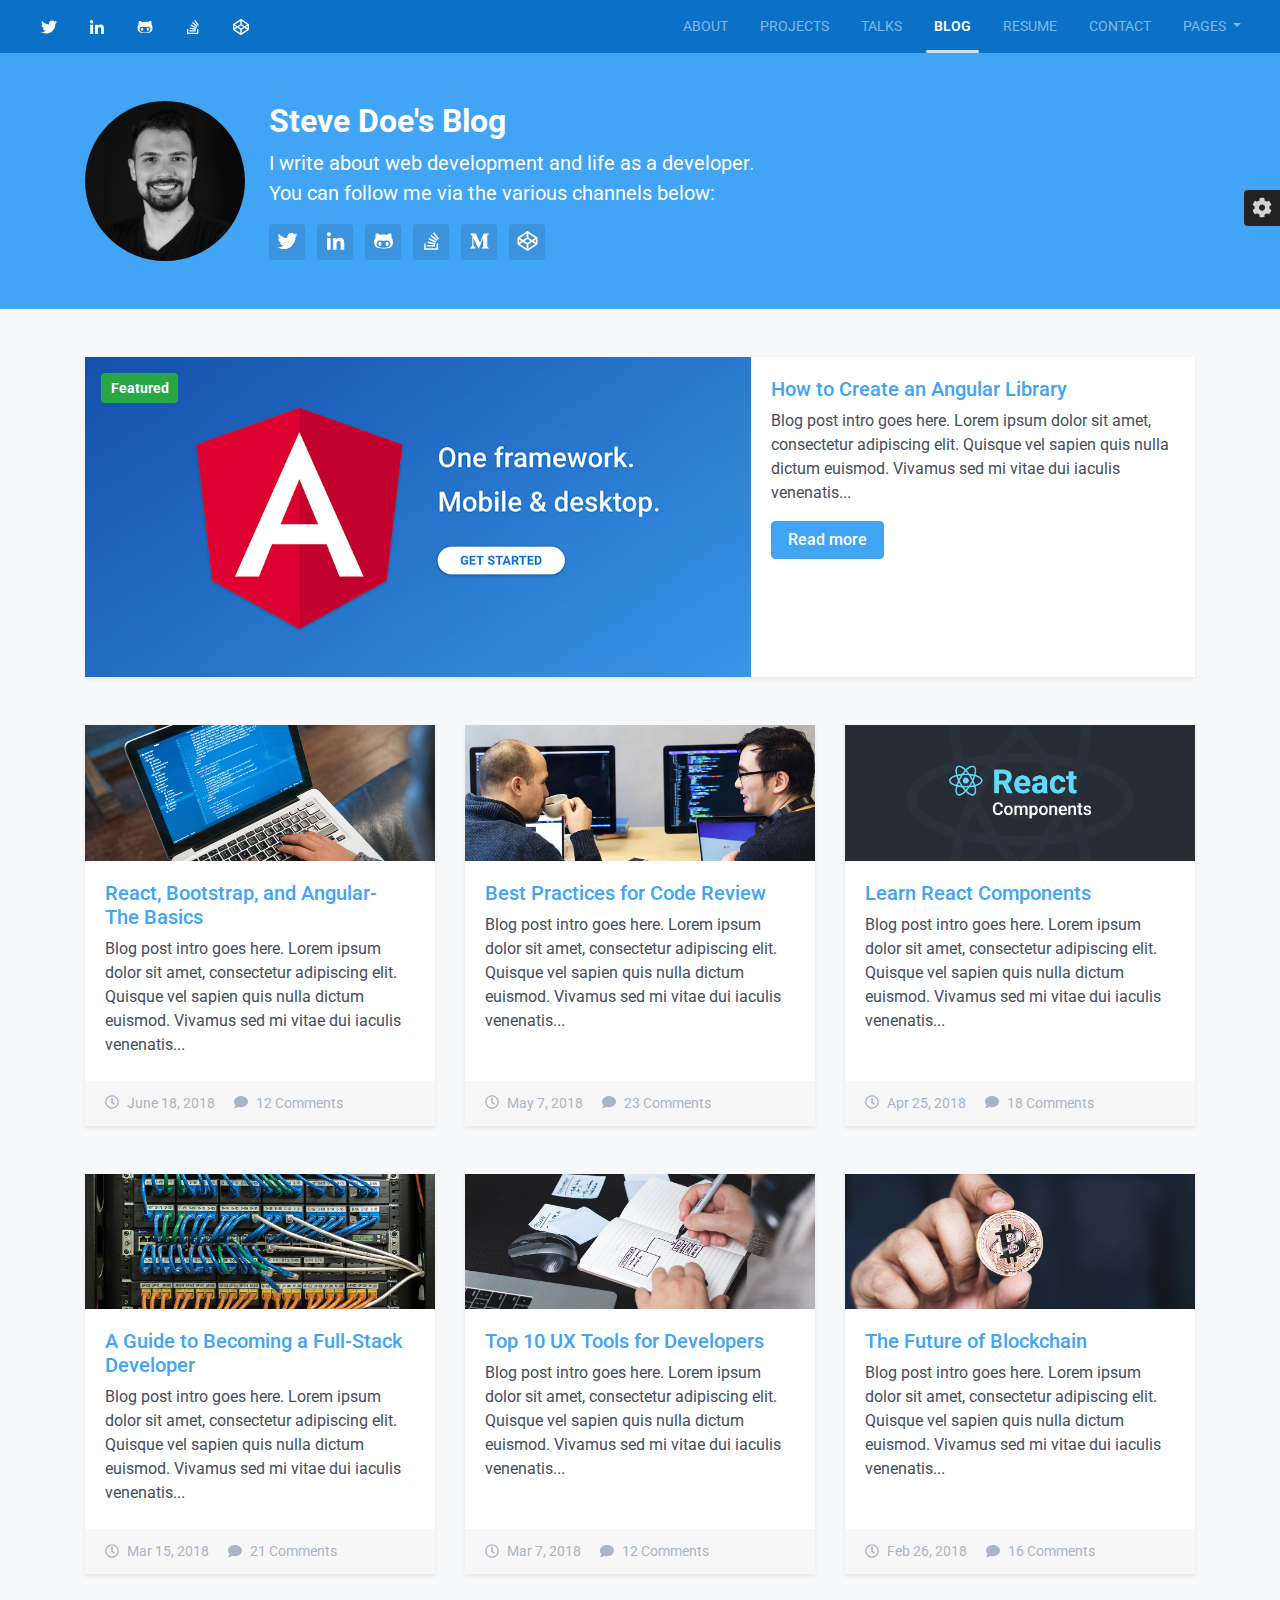
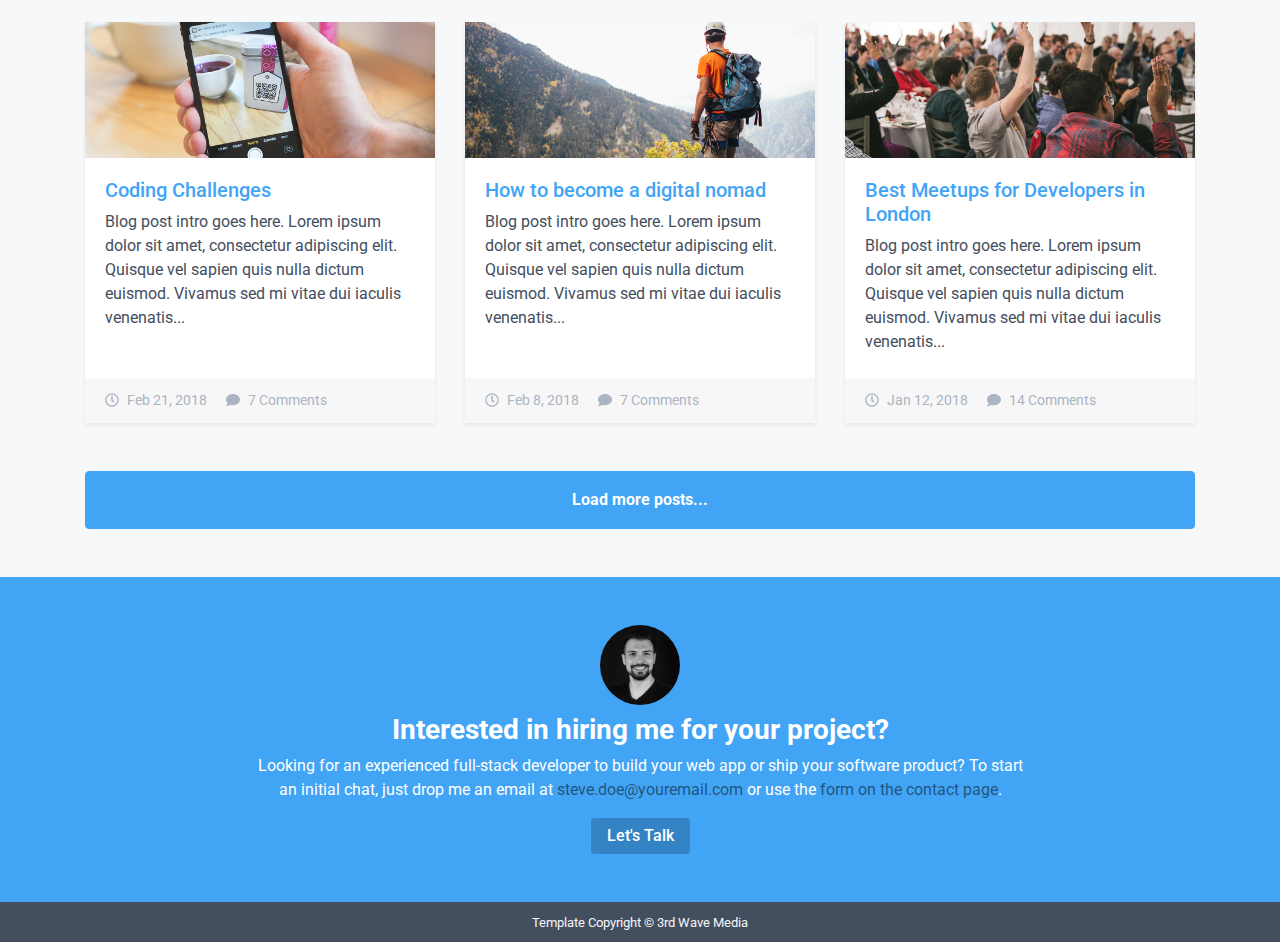
<file: blog.html>
<!DOCTYPE html>
<html lang="en"> 
<head>
    <title>Bootstrap 4 Portfolio Template For Developers</title>
    
    <!-- Meta -->
    <meta charset="utf-8">
    <meta http-equiv="X-UA-Compatible" content="IE=edge">
    <meta name="viewport" content="width=device-width, initial-scale=1.0">
    <meta name="description" content="Responsive Portfolio Template">
    <meta name="author" content="Xiaoying Riley at 3rd Wave Media">    
    <link rel="shortcut icon" href="favicon.ico"> 
    
    <!-- Google Font -->
    <link href='//fonts.googleapis.com/css?family=Roboto:400,500,400italic,300italic,300,500italic,700,700italic,900,900italic' rel='stylesheet' type='text/css'>
    
    <!-- FontAwesome JS-->
    <script type="text/javascript" src="assets/plugins/font-awesome/js/fontawesome-all.min.js"></script>
    
    
    <!-- Theme CSS -->  
    <link id="theme-style" rel="stylesheet" href="assets/css/theme-1.css">

</head> 

<body>
    
    <header class="header">
	    
        <div class="top-bar theme-bg-primary-darken">
            
            <div class="container-fluid">
            
				<nav class="navbar navbar-expand-lg navbar-dark position-relative">
					
					
					<ul class="social-list list-inline mb-0">
			            <li class="list-inline-item"><a class="text-white" href="#"><i class="fab fa-twitter fa-fw"></i></a></li>
		                <li class="list-inline-item"><a class="text-white" href="#"><i class="fab fa-linkedin-in fa-fw"></i></a></li>
		                <li class="list-inline-item"><a class="text-white" href="#"><i class="fab fa-github-alt fa-fw"></i></a></li>
		                <li class="list-inline-item"><a class="text-white" href="#"><i class="fab fa-stack-overflow fa-fw"></i></a></li>
		                <li class="list-inline-item"><a class="text-white" href="#"><i class="fab fa-codepen fa-fw"></i></a></li>
		            </ul><!--//social-list-->
					
	
					<button class="navbar-toggler" type="button" data-toggle="collapse" data-target="#navigation" aria-controls="navigation" aria-expanded="false" aria-label="Toggle navigation">
					<span class="navbar-toggler-icon"></span>
					</button>
					
					<div class="collapse navbar-collapse text-uppercase" id="navigation">
						<ul class="navbar-nav ml-lg-auto">
							<li class="nav-item mr-lg-3">
							    <a class="nav-link" href="index.html">About</a>
							</li>
							<li class="nav-item mr-lg-3">
							   <a class="nav-link" href="projects.html">Projects</a>
							</li>
							<li class="nav-item mr-lg-3">
							    <a class="nav-link" href="talks.html">Talks</a>
							</li>
							<li class="nav-item active mr-lg-3">
							    <a class="nav-link" href="blog.html">Blog <span class="sr-only">(current)</span></a>
							</li>
							<li class="nav-item mr-lg-3">
							    <a class="nav-link" href="resume.html">Resume</a>
							</li>
							<li class="nav-item mr-lg-3">
							    <a class="nav-link" href="contact.html">Contact</a>
							</li>
							<li class="nav-item dropdown mr-0">
							    <a class="nav-link dropdown-toggle" href="#" id="navigationLink" data-toggle="dropdown" aria-haspopup="true" aria-expanded="false">
							Pages
								</a>
								<div class="dropdown-menu dropdown-menu-right text-capitalize shadow-lg" aria-labelledby="navigationLink">
									<a class="dropdown-item" href="project.html">Project Case Study (1 Column)</a>
									<a class="dropdown-item" href="project-alt.html">Project Case Study (2 Columns)</a>
									<a class="dropdown-item" href="blog-post.html">Blog Post</a>
								</div>
							</li>
							
						</ul>
						<span id="slide-line"></span>
					</div>
					
					
					
				</nav>
            
            </div><!--//container-->
            
        </div><!--//top-bar-->
        
        <div class="header-intro theme-bg-primary text-white py-5">
	        <div class="container position-relative">
		        <div class="media flex-column flex-md-row">
			        <img class="profile-medium d-inline-block rounded-circle mr-md-4 align-self-center mb-2 mb-lg-0" src="assets/images/profile.jpg" alt="">
			        <div class="media-body align-self-center">
			            <h2 class="page-heading mb-2">Steve Doe's Blog</h2>
			            <div class="page-heading-tagline mb-3">I write about web development and life as a developer. <br class="d-lg-block d-none">You can follow me via the various channels below:</div>
			            <ul class="social-list-square list-inline mb-0">
				            <li class="list-inline-item mb-3 mb-lg-0"><a href="#"><i class="fab fa-twitter fa-fw text-white"></i></a></li>
				            
			                <li class="list-inline-item mb-3 mb-lg-0"><a href="#"><i class="fab fa-linkedin-in fa-fw text-white"></i></a></li>
			                <li class="list-inline-item mb-3 mb-lg-0"><a href="#"><i class="fab fa-github-alt fa-fw text-white"></i></a></li>
			                <li class="list-inline-item mb-3 mb-lg-0"><a href="#"><i class="fab fa-stack-overflow fa-fw text-white"></i></a></li>
			                <li class="list-inline-item mb-3 mb-lg-0"><a href="#"><i class="fab fa-medium-m fa-fw text-white"></i></a></li>
			                <li class="list-inline-item mb-3 mb-lg-0"><a href="#"><i class="fab fa-codepen fa-fw text-white"></i></a></li>
			                
			                
			                
			            </ul><!--//social-list-->
			        </div>
		        </div>
		       
		        
	        </div><!--//container-->
        </div><!--//header-intro-->
        
    </header><!--//header-->
        
    <section class="section pt-5">
        <div class="container blog-cards">	        
	        
	        <div class="row">
		        <div class="col-12">
			        <div class="featured-card d-md-table card rounded-0 border-0 shadow-sm mb-5">
						<div class="featured-card-image card-img-container position-relative d-md-table-cell">					        
						    <span class="badge badge-success mb-2 position-absolute">Featured</span>
						    <div class="card-img-overlay overlay-mask text-center p-0">
						        <a class="overlay-mask-link position-absolute w-100 h-100" href="blog-post.html"></a>
							</div>
						</div>
						<div class="featured-card-body card-body d-md-table-cell  pb-4">
							
							<h4 class="card-title mb-2"><a href="blog-post.html">How to Create an Angular Library</a></h4>
							<div class="card-text">
								<div class="excerpt mb-3"> Blog post intro goes here. Lorem ipsum dolor sit amet, consectetur adipiscing elit. Quisque vel sapien quis nulla dictum euismod. Vivamus sed mi vitae dui iaculis venenatis...</div>
								<a class="btn btn-primary d-none d-md-inline-block" href="blog-post.html">Read more</a>
							</div>
						</div>
						<div class="card-footer border-0 d-md-none">
							<ul class="meta list-inline mb-0">
								<li class="list-inline-item mr-3"><i class="far fa-clock mr-2"></i>June 18, 2018</li>
								<li class="list-inline-item"><i class="fas fa-comment mr-2"></i><a href="#">8 Comments</a></li>
							</ul>
						</div>
				    </div><!--//card-->
		        </div>
		        <div class="col-12 col-md-6 col-lg-4 mb-5">
			        <div class="card rounded-0 border-0 shadow-sm eq-height">
						<div class="card-img-container position-relative">
					        <img class="card-img-top rounded-0" src="assets/images/blog/blog-post-thumb-2.jpg" alt="">
					        <div class="card-img-overlay overlay-mask text-center p-0">
						        <div class="overlay-mask-content text-center w-100 position-absolute">
								    <a class="btn btn-primary" href="blog-post.html">Read more</a>
						        </div>
						        <a class="overlay-mask-link position-absolute w-100 h-100" href="blog-post.html"></a>
							</div>
						</div>
						<div class="card-body pb-4">
							
							<h4 class="card-title mb-2"><a href="blog-post.html">React, Bootstrap, and Angular- The Basics</a></h4>
							<div class="card-text">
								
								<div class="excerpt"> Blog post intro goes here. Lorem ipsum dolor sit amet, consectetur adipiscing elit. Quisque vel sapien quis nulla dictum euismod. Vivamus sed mi vitae dui iaculis venenatis...</div>
							</div>
							
						</div>
						<div class="card-footer border-0">
							<ul class="meta list-inline mb-0">
								<li class="list-inline-item mr-3"><i class="far fa-clock mr-2"></i>June 18, 2018</li>
								<li class="list-inline-item"><i class="fas fa-comment mr-2"></i><a href="#">12 Comments</a></li>
							</ul>
						</div>
				    </div><!--//card-->
		        </div>
		        
		        <div class="col-12 col-md-6 col-lg-4 mb-5">
			        <div class="card rounded-0 border-0 shadow-sm eq-height">
						<div class="card-img-container position-relative">
					        <img class="card-img-top rounded-0" src="assets/images/blog/blog-post-thumb-3.jpg" alt="">
					        <div class="card-img-overlay overlay-mask  text-center p-0">
						        <div class="overlay-mask-content text-center w-100 position-absolute">
								    <a class="btn btn-primary" href="blog-post.html">Read more</a>
						        </div>
						        <a class="overlay-mask-link position-absolute w-100 h-100" href="blog-post.html"></a>
							</div>
						</div>
						<div class="card-body pb-4">
							
							<h4 class="card-title mb-2"><a href="blog-post.html">Best Practices for Code Review</a></h4>
							<div class="card-text">
								
								<div class="excerpt"> Blog post intro goes here. Lorem ipsum dolor sit amet, consectetur adipiscing elit. Quisque vel sapien quis nulla dictum euismod. Vivamus sed mi vitae dui iaculis venenatis...</div>
							</div>
						</div>
						<div class="card-footer border-0">
							<ul class="meta list-inline mb-0">
								<li class="list-inline-item mr-3"><i class="far fa-clock mr-2"></i>May 7, 2018</li>
								<li class="list-inline-item"><i class="fas fa-comment mr-2"></i><a href="#">23 Comments</a></li>
							</ul>
						</div>
				    </div><!--//card-->
		        </div>
		        
		        <div class="col-12 col-md-6 col-lg-4 mb-5">
			        <div class="card rounded-0 border-0 shadow-sm eq-height">
						<div class="card-img-container position-relative">
					        <img class="card-img-top rounded-0" src="assets/images/blog/blog-post-thumb-4.jpg" alt="">
					        <div class="card-img-overlay overlay-mask  text-center p-0">
						        <div class="overlay-mask-content text-center w-100 position-absolute">
								    <a class="btn btn-primary" href="blog-post.html">Read more</a>
						        </div>
						        <a class="overlay-mask-link position-absolute w-100 h-100" href="blog-post.html"></a>
							</div>
						</div>
						<div class="card-body pb-4">
							
							<h4 class="card-title mb-2"><a href="blog-post.html">Learn React Components</a></h4>
							<div class="card-text">
								
								<div class="excerpt"> Blog post intro goes here. Lorem ipsum dolor sit amet, consectetur adipiscing elit. Quisque vel sapien quis nulla dictum euismod. Vivamus sed mi vitae dui iaculis venenatis...</div>
							</div>
						</div>
						<div class="card-footer border-0">
							<ul class="meta list-inline mb-0">
								<li class="list-inline-item mr-3"><i class="far fa-clock mr-2"></i>Apr 25, 2018</li>
								<li class="list-inline-item"><i class="fas fa-comment mr-2"></i><a href="#">18 Comments</a></li>
							</ul>
						</div>
				    </div><!--//card-->
		        </div>
		        
		        <div class="col-12 col-md-6 col-lg-4 mb-5">
			        <div class="card rounded-0 border-0 shadow-sm eq-height">
						<div class="card-img-container position-relative">
					        <img class="card-img-top rounded-0" src="assets/images/blog/blog-post-thumb-5.jpg" alt="">
					        <div class="card-img-overlay overlay-mask  text-center p-0">
						        <div class="overlay-mask-content text-center w-100 position-absolute">
								    <a class="btn btn-primary" href="blog-post.html">Read more</a>
						        </div>
						        <a class="overlay-mask-link position-absolute w-100 h-100" href="blog-post.html"></a>
							</div>
						</div>
						<div class="card-body pb-4">
							
							<h4 class="card-title mb-2"><a href="blog-post.html">
A Guide to Becoming a Full-Stack Developer</a></h4>
							<div class="card-text">
								
								<div class="excerpt"> Blog post intro goes here. Lorem ipsum dolor sit amet, consectetur adipiscing elit. Quisque vel sapien quis nulla dictum euismod. Vivamus sed mi vitae dui iaculis venenatis...</div>
							</div>
						</div>
						<div class="card-footer border-0">
							<ul class="meta list-inline mb-0">
								<li class="list-inline-item mr-3"><i class="far fa-clock mr-2"></i>Mar 15, 2018</li>
								<li class="list-inline-item"><i class="fas fa-comment mr-2"></i><a href="#">21 Comments</a></li>
							</ul>
						</div>
				    </div><!--//card-->
		        </div>
		        
		        <div class="col-12 col-md-6 col-lg-4 mb-5">
			        <div class="card rounded-0 border-0 shadow-sm eq-height">
						<div class="card-img-container position-relative">
					        <img class="card-img-top rounded-0" src="assets/images/blog/blog-post-thumb-6.jpg" alt="">
					        <div class="card-img-overlay overlay-mask  text-center p-0">
						        <div class="overlay-mask-content text-center w-100 position-absolute">
								    <a class="btn btn-primary" href="blog-post.html">Read more</a>
						        </div>
						        <a class="overlay-mask-link position-absolute w-100 h-100" href="blog-post.html"></a>
							</div>
						</div>
						<div class="card-body pb-4">
							
							<h4 class="card-title mb-2"><a href="blog-post.html">
Top 10 UX Tools for Developers</a></h4>
							<div class="card-text">
								
								<div class="excerpt"> Blog post intro goes here. Lorem ipsum dolor sit amet, consectetur adipiscing elit. Quisque vel sapien quis nulla dictum euismod. Vivamus sed mi vitae dui iaculis venenatis...</div>
							</div>
						</div>
						<div class="card-footer border-0">
							<ul class="meta list-inline mb-0">
								<li class="list-inline-item mr-3"><i class="far fa-clock mr-2"></i>Mar 7, 2018</li>
								<li class="list-inline-item"><i class="fas fa-comment mr-2"></i><a href="#">12 Comments</a></li>
							</ul>
						</div>
				    </div><!--//card-->
		        </div>
		        
		        <div class="col-12 col-md-6 col-lg-4 mb-5">
			        <div class="card rounded-0 border-0 shadow-sm eq-height">
						<div class="card-img-container position-relative">
					        <img class="card-img-top rounded-0" src="assets/images/blog/blog-post-thumb-7.jpg" alt="">
					        <div class="card-img-overlay overlay-mask  text-center p-0">
						        <div class="overlay-mask-content text-center w-100 position-absolute">
								    <a class="btn btn-primary" href="blog-post.html">Read more</a>
						        </div>
						        <a class="overlay-mask-link position-absolute w-100 h-100" href="blog-post.html"></a>
							</div>
						</div>
						<div class="card-body pb-4">
							
							<h4 class="card-title mb-2"><a href="blog-post.html">
The Future of Blockchain</a></h4>
							<div class="card-text">
								
								<div class="excerpt"> Blog post intro goes here. Lorem ipsum dolor sit amet, consectetur adipiscing elit. Quisque vel sapien quis nulla dictum euismod. Vivamus sed mi vitae dui iaculis venenatis...</div>
							</div>
						</div>
						<div class="card-footer border-0">
							<ul class="meta list-inline mb-0">
								<li class="list-inline-item mr-3"><i class="far fa-clock mr-2"></i>Feb 26, 2018</li>
								<li class="list-inline-item"><i class="fas fa-comment mr-2"></i><a href="#">16 Comments</a></li>
							</ul>
						</div>
				    </div><!--//card-->
		        </div>
		        
		        <div class="col-12 col-md-6 col-lg-4 mb-5">
			        <div class="card rounded-0 border-0 shadow-sm eq-height">
						<div class="card-img-container position-relative">
					        <img class="card-img-top rounded-0" src="assets/images/blog/blog-post-thumb-8.jpg" alt="">
					        <div class="card-img-overlay overlay-mask  text-center p-0">
						        <div class="overlay-mask-content text-center w-100 position-absolute">
								    <a class="btn btn-primary" href="blog-post.html">Read more</a>
						        </div>
						        <a class="overlay-mask-link position-absolute w-100 h-100" href="blog-post.html"></a>
							</div>
						</div>
						<div class="card-body pb-4">
							
							<h4 class="card-title mb-2"><a href="blog-post.html">
Coding Challenges</a></h4>
							<div class="card-text">
								
								<div class="excerpt"> Blog post intro goes here. Lorem ipsum dolor sit amet, consectetur adipiscing elit. Quisque vel sapien quis nulla dictum euismod. Vivamus sed mi vitae dui iaculis venenatis...</div>
							</div>
						</div>
						<div class="card-footer border-0">
							<ul class="meta list-inline mb-0">
								<li class="list-inline-item mr-3"><i class="far fa-clock mr-2"></i>Feb 21, 2018</li>
								<li class="list-inline-item"><i class="fas fa-comment mr-2"></i><a href="#">7 Comments</a></li>
							</ul>
						</div>
				    </div><!--//card-->
		        </div>
		        
		        <div class="col-12 col-md-6 col-lg-4 mb-5">
			        <div class="card rounded-0 border-0 shadow-sm eq-height">
						<div class="card-img-container position-relative">
					        <img class="card-img-top rounded-0" src="assets/images/blog/blog-post-thumb-9.jpg" alt="">
					        <div class="card-img-overlay overlay-mask  text-center p-0">
						        <div class="overlay-mask-content text-center w-100 position-absolute">
								    <a class="btn btn-primary" href="blog-post.html">Read more</a>
						        </div>
						        <a class="overlay-mask-link position-absolute w-100 h-100" href="blog-post.html"></a>
							</div>
						</div>
						<div class="card-body pb-4">
							
							<h4 class="card-title mb-2"><a href="blog-post.html">
How to become a digital nomad</a></h4>
							<div class="card-text">
								
								<div class="excerpt"> Blog post intro goes here. Lorem ipsum dolor sit amet, consectetur adipiscing elit. Quisque vel sapien quis nulla dictum euismod. Vivamus sed mi vitae dui iaculis venenatis...</div>
							</div>
						</div>
						<div class="card-footer border-0">
							<ul class="meta list-inline mb-0">
								<li class="list-inline-item mr-3"><i class="far fa-clock mr-2"></i>Feb 8, 2018</li>
								<li class="list-inline-item"><i class="fas fa-comment mr-2"></i><a href="#">7 Comments</a></li>
							</ul>
						</div>
				    </div><!--//card-->
		        </div>
		        
		        <div class="col-12 col-md-6 col-lg-4 mb-5">
			        <div class="card rounded-0 border-0 shadow-sm eq-height">
						<div class="card-img-container position-relative">
					        <img class="card-img-top rounded-0" src="assets/images/blog/blog-post-thumb-10.jpg" alt="">
					        <div class="card-img-overlay overlay-mask  text-center p-0">
						        <div class="overlay-mask-content text-center w-100 position-absolute">
								    <a class="btn btn-primary" href="blog-post.html">Read more</a>
						        </div>
						        <a class="overlay-mask-link position-absolute w-100 h-100" href="blog-post.html"></a>
							</div>
						</div>
						<div class="card-body pb-4">
							
							<h4 class="card-title mb-2"><a href="blog-post.html">
Best Meetups for Developers in London</a></h4>
							<div class="card-text">
								
								<div class="excerpt"> Blog post intro goes here. Lorem ipsum dolor sit amet, consectetur adipiscing elit. Quisque vel sapien quis nulla dictum euismod. Vivamus sed mi vitae dui iaculis venenatis...</div>
							</div>
						</div>
						<div class="card-footer border-0">
							<ul class="meta list-inline mb-0">
								<li class="list-inline-item mr-3"><i class="far fa-clock mr-2"></i>Jan 12, 2018</li>
								<li class="list-inline-item"><i class="fas fa-comment mr-2"></i><a href="#">14 Comments</a></li>
							</ul>
						</div>
				    </div><!--//card-->
		        </div>
		        
		        <div class="col-12 mb-5">
			        <a class="btn-blog-more btn btn-primary btn-block text-white font-weight-bold">Load more posts...</a>
		        </div>
		        
	        </div>
        </div><!--//container-->
    </section><!--//section-->
    
        
	<section class="section py-5 bg-primary text-white">
		<div class="container">
			<div class="text-center">
			    <img class="profile-small d-inline-block mx-auto rounded-circle mb-2" src="assets/images/profile.jpg" alt="">
		    </div>
		    <h3 class="section-title font-weight-bold text-center mb-2">Interested in hiring me for your project?</h3>
		    <div class="section-intro mx-auto text-center mb-3">
			    Looking for an experienced full-stack developer to build your web app or ship your software product? To start an initial chat, just drop me an email at <a class="link-on-bg" href="#">steve.doe@youremail.com</a> or use the <a class="link-on-bg" href="contact.html">form on the contact page</a>.
		    </div>
		    <div class="text-center">
		        <a class="theme-btn-on-bg btn" href="contact.html">Let's Talk</a>
		    </div>
		</div><!--//container-->
	</section>
    
    <footer class="footer text-light text-center py-2">
	    <small class="copyright">Template Copyright &copy; <a class="text-light" href="https://themes.3rdwavemedia.com/" target="_blank">3rd Wave Media</a></small>
    </footer>
    
    
    <!-- *****CONFIGURE STYLE (REMOVE ON YOUR PRODUCTION SITE)****** -->  
    <div id="config-panel" class="config-panel d-none d-lg-block">
        <div class="panel-inner">
            <a id="config-trigger" class="config-trigger config-panel-hide text-center" href="#"><i class="fas fa-cog mx-auto" data-fa-transform="down-6" ></i></a>
            <h5 class="panel-title">Choose Colour</h5>
            <ul id="color-options" class="list-inline mb-0">
                <li class="theme-1 active list-inline-item"><a data-style="assets/css/theme-1.css" data-chart="#00BCD4" href="#"></a></li>
                <li class="theme-2  list-inline-item"><a data-style="assets/css/theme-2.css" href="#"></a></li>
                <li class="theme-3  list-inline-item"><a data-style="assets/css/theme-3.css" href="#"></a></li>
                <li class="theme-4  list-inline-item"><a data-style="assets/css/theme-4.css" href="#"></a></li>
                <li class="theme-5  list-inline-item"><a data-style="assets/css/theme-5.css" href="#"></a></li>
                <li class="theme-6  list-inline-item"><a data-style="assets/css/theme-6.css" href="#"></a></li>
                <li class="theme-7  list-inline-item"><a data-style="assets/css/theme-7.css" href="#"></a></li>
                <li class="theme-8  list-inline-item"><a data-style="assets/css/theme-8.css" href="#"></a></li>
                <li class="theme-9  list-inline-item"><a data-style="assets/css/theme-9.css" href="#"></a></li>
                <li class="theme-10  list-inline-item"><a data-style="assets/css/theme-10.css" href="#"></a></li>
                <li class="theme-11  list-inline-item"><a data-style="assets/css/theme-11.css" href="#"></a></li>
                <li class="theme-12  list-inline-item"><a data-style="assets/css/theme-12.css" href="#"></a></li>
            </ul>
            <a id="config-close" class="close" href="#"><i class="fa fa-times-circle"></i></a>
        </div><!--//panel-inner-->
    </div><!--//configure-panel-->
       
    <!-- Javascript -->          
    <script type="text/javascript" src="assets/plugins/jquery-3.7.1.min.js"></script>
    <script type="text/javascript" src="assets/plugins/popper.min.js"></script> 
    <script type="text/javascript" src="assets/plugins/bootstrap/js/bootstrap.min.js"></script>  
    <script type="text/javascript" src="assets/plugins/back-to-top.js"></script>    

    <!-- Custom JS -->
    <script type="text/javascript" src="assets/js/main.js"></script>
    
    <!-- Style Switcher (REMOVE ON YOUR PRODUCTION SITE) -->
    <script src="assets/js/demo/style-switcher.js"></script>     
    

</body>
</html>
</file>
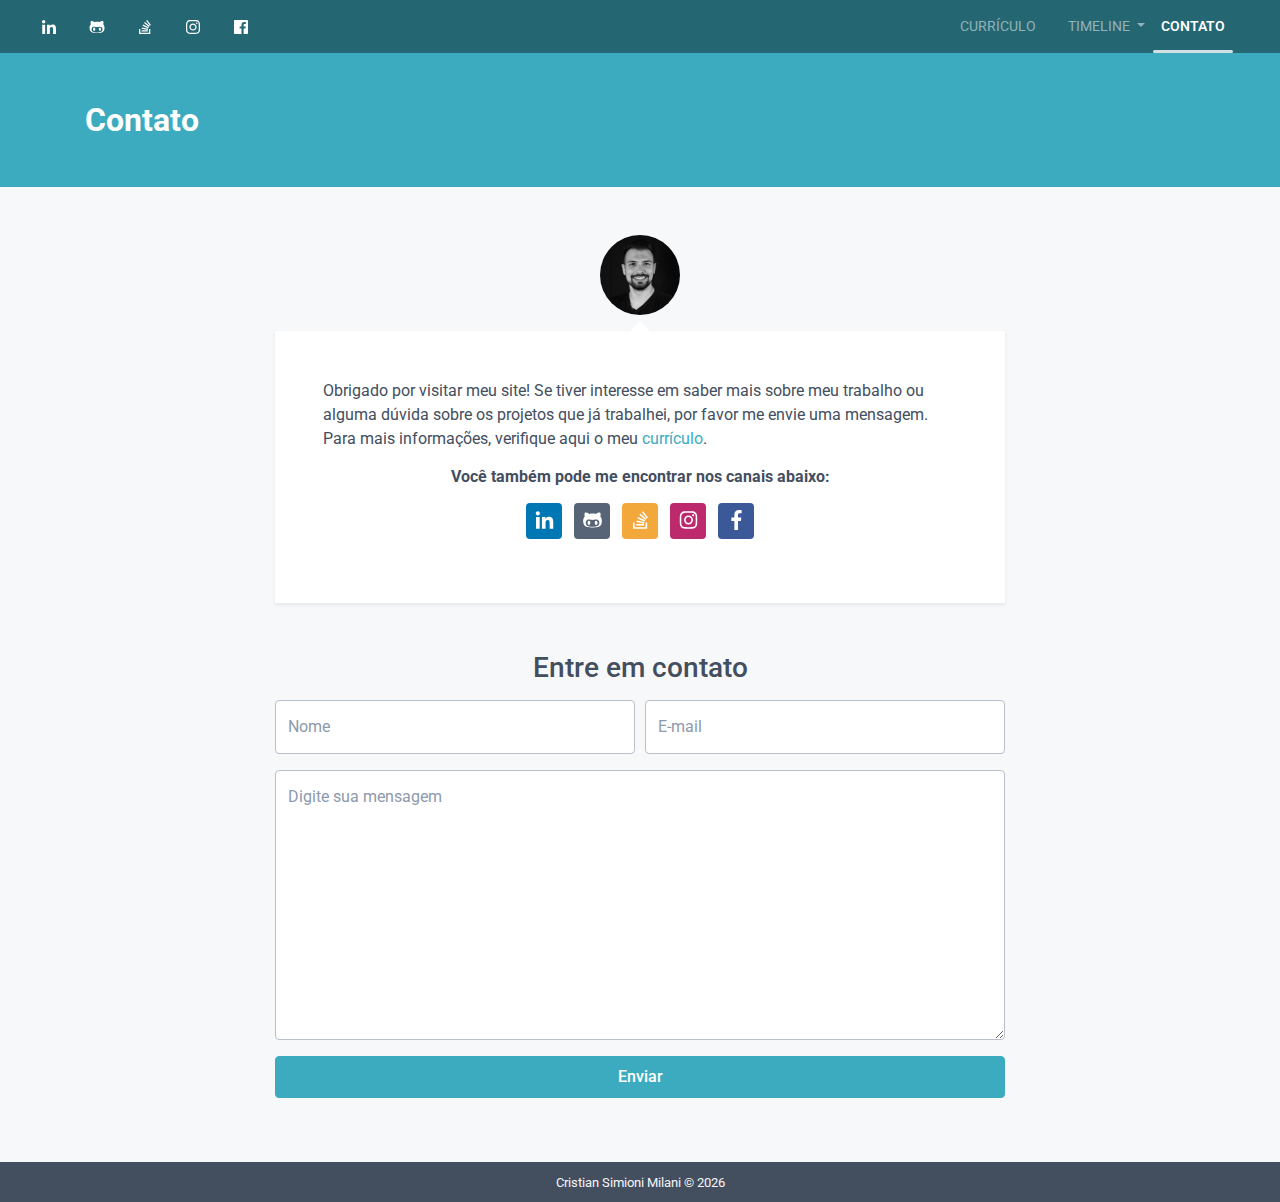
<file: contact.html>
<!DOCTYPE html>
<html lang="en"> 
<head>
    <title>Cristian Simioni Milani</title>
    
    <!-- Meta -->
    <meta charset="utf-8">
    <meta http-equiv="X-UA-Compatible" content="IE=edge">
    <meta name="viewport" content="width=device-width, initial-scale=1.0">
    <meta name="description" content="Cristian Simioni's website">
    <meta name="author" content="Cristian Simioni Milani">    
    <link rel="shortcut icon" href="favicon.ico">
    
    <!-- Google Font -->
    <link href='//fonts.googleapis.com/css?family=Roboto:400,500,400italic,300italic,300,500italic,700,700italic,900,900italic' rel='stylesheet' type='text/css'>
    
    <!-- FontAwesome JS-->
    <script type="text/javascript" src="assets/plugins/font-awesome/js/fontawesome-all.min.js"></script>

    <!-- Theme CSS -->  
    <link id="theme-style" rel="stylesheet" href="assets/css/theme-2.css">
</head> 

<body>

    <header class="header">
        <div class="top-bar theme-bg-primary-darken">
            <div class="container-fluid">
				<nav class="navbar navbar-expand-lg navbar-dark position-relative">
					<ul class="social-list list-inline mb-0">
		                <li class="list-inline-item"><a class="text-white" href="https://www.linkedin.com/in/cristiansimioni/" target="_blank"><i class="fab fa-linkedin-in fa-fw"></i></a></li>
		                <li class="list-inline-item"><a class="text-white" href="https://github.com/cristiansimioni/" target="_blank"><i class="fab fa-github-alt fa-fw"></i></a></li>
		                <li class="list-inline-item"><a class="text-white" href="https://stackoverflow.com/users/4105951/cristian-simioni-milani?tab=profile" target="_blank"><i class="fab fa-stack-overflow fa-fw"></i></a></li>
						<li class="list-inline-item"><a class="text-white" href="https://www.instagram.com/cristiansimioni/" target="_blank"><i class="fab fa-instagram fa-fw"></i></a></li>
						<li class="list-inline-item"><a class="text-white" href="https://www.facebook.com/cristiansimioni" target="_blank"><i class="fab fa-facebook fa-fw"></i></a></li>
		            </ul><!--//social-list-->
					<button class="navbar-toggler" type="button" data-toggle="collapse" data-target="#navigation" aria-controls="navigation" aria-expanded="false" aria-label="Toggle navigation">
					<span class="navbar-toggler-icon"></span>
					</button>
					<div class="collapse navbar-collapse text-uppercase" id="navigation">
						<ul class="navbar-nav ml-lg-auto">
							<li class="nav-item mr-lg-3">
							    <a class="nav-link" href="index.html">Currículo <span class="sr-only">(current)</span></a>
							</li>
							<li class="nav-item dropdown mr-0">
							    <a class="nav-link dropdown-toggle" href="#" id="navigationLink" data-toggle="dropdown" aria-haspopup="true" aria-expanded="false">
								Timeline
								</a>
								<div class="dropdown-menu dropdown-menu-right text-capitalize shadow-lg" aria-labelledby="navigationLink">
									<a class="dropdown-item" href="siemens-timeline.html">Siemens</a>
								</div>
							</li>
							<li class="nav-item active mr-lg-3">
							    <a class="nav-link" href="contact.html">Contato</a>
							</li>
						</ul>
						<span id="slide-line"></span>
					</div>
				</nav>
            </div><!--//container-->
        </div><!--//top-bar-->
        <div class="header-intro theme-bg-primary text-white py-5">
	        <div class="container">
		        <h2 class="page-heading mb-0">Contato</h2>
		        
	        </div><!--//container-->
        </div><!--//header-intro-->
    </header><!--//header-->
        
    <section class="section py-5">
        <div class="container">
            <div class="row">
		        <div class="contact-intro col-lg-8 mx-lg-auto mb-5 text-center">
			        <img class="profile-small d-inline-block mx-auto rounded-circle mb-3" src="assets/images/profile.jpg" alt="">
			        <div class="speech-bubble bg-white p-4 p-lg-5 shadow-sm">
				        <p class="text-left mb-3">Obrigado por visitar meu site! Se tiver interesse em saber mais sobre meu trabalho ou alguma dúvida sobre os projetos que já trabalhei, por favor me envie uma mensagem. Para mais informações, verifique aqui o meu <a href="index.html">currículo</a>.</p>
				        <h6 class="font-weight-bold text-center mb-3">Você também pode me encontrar nos canais abaixo:</h6>
				        <ul class="social-list-color list-inline mb-0">
			                <li class="list-inline-item mb-3"><a class="linkedin" href="https://www.linkedin.com/in/cristiansimioni/" target="_blank"><i class="fab fa-linkedin-in fa-fw"></i></a></li>
			                <li class="list-inline-item mb-3"><a class="github" href="https://github.com/cristiansimioni/" target="_blank"><i class="fab fa-github-alt fa-fw"></i></a></li>
			                <li class="list-inline-item mb-3"><a class="stack-overflow" href="https://stackoverflow.com/users/4105951/cristian-simioni-milani?tab=profile" target="_blank"><i class="fab fa-stack-overflow fa-fw"></i></a></li>
							<li class="list-inline-item mb-3"><a class="instagram" href="https://www.instagram.com/cristiansimioni/" target="_blank"><i class="fab fa-instagram fa-fw"></i></a></li>
							<li class="list-inline-item mb-3"><a class="facebook" href="https://www.facebook.com/cristiansimioni" target="_blank"><i class="fab fa-facebook-f fa-fw"></i></a></li>
			            </ul><!--//social-list-->
			        </div>   
		        </div><!--//contact-intro-->
		        <form id="contact-form" class="contact-form col-lg-8 mx-lg-auto" method="post" action="https://formspree.io/xdogzgnz">
			        <h3 class="text-center mb-3">Entre em contato</h3>
			        <div class="form-row">                                                           
		                <div class="form-group col-md-6">
		                    <label class="sr-only" for="cname">Name</label>
		                    <input type="text" class="form-control" id="cname" name="name" placeholder="Nome" minlength="2" required="" aria-required="true">
		                </div>                    
		                <div class="form-group col-md-6">
		                    <label class="sr-only" for="cemail">Email</label>
		                    <input type="email" class="form-control" id="cemail" name="_replyto" placeholder="E-mail" required="" aria-required="true">
		                </div>
		                <div class="form-group col-12">
		                    <label class="sr-only" for="cmessage">Your message</label>
		                    <textarea class="form-control" id="cmessage" name="message" placeholder="Digite sua mensagem" rows="10" required="" aria-required="true"></textarea>
		                </div>
		                 <div class="form-group col-12">
		                    <button type="submit" class="btn btn-block btn-primary py-2">Enviar</button>
		                </div>                           
		            </div><!--//form-row-->
		        </form>   
            </div><!--//row-->
        </div><!--//container-->
    </section><!--//section-->
    
    <footer class="footer text-light text-center py-2">
	    <small class="copyright">Cristian Simioni Milani &copy; <script>document.write(new Date().getFullYear())</script></small>
    </footer>
       
    <!-- Javascript -->          
    <script type="text/javascript" src="assets/plugins/jquery-3.7.1.min.js"></script>
    <script type="text/javascript" src="assets/plugins/popper.min.js"></script> 
    <script type="text/javascript" src="assets/plugins/bootstrap/js/bootstrap.min.js"></script>  
    <script type="text/javascript" src="assets/plugins/back-to-top.js"></script>    
    
    <!--Page Specific JS -->
    <script type="text/javascript" src="assets/plugins/jquery-validation/jquery.validate.min.js"></script> 

    <!-- Custom JS -->
    <script type="text/javascript" src="assets/js/main.js"></script>
	<script type="text/javascript" src="assets/js/form.js"></script>
	
</body>
</html>
</file>
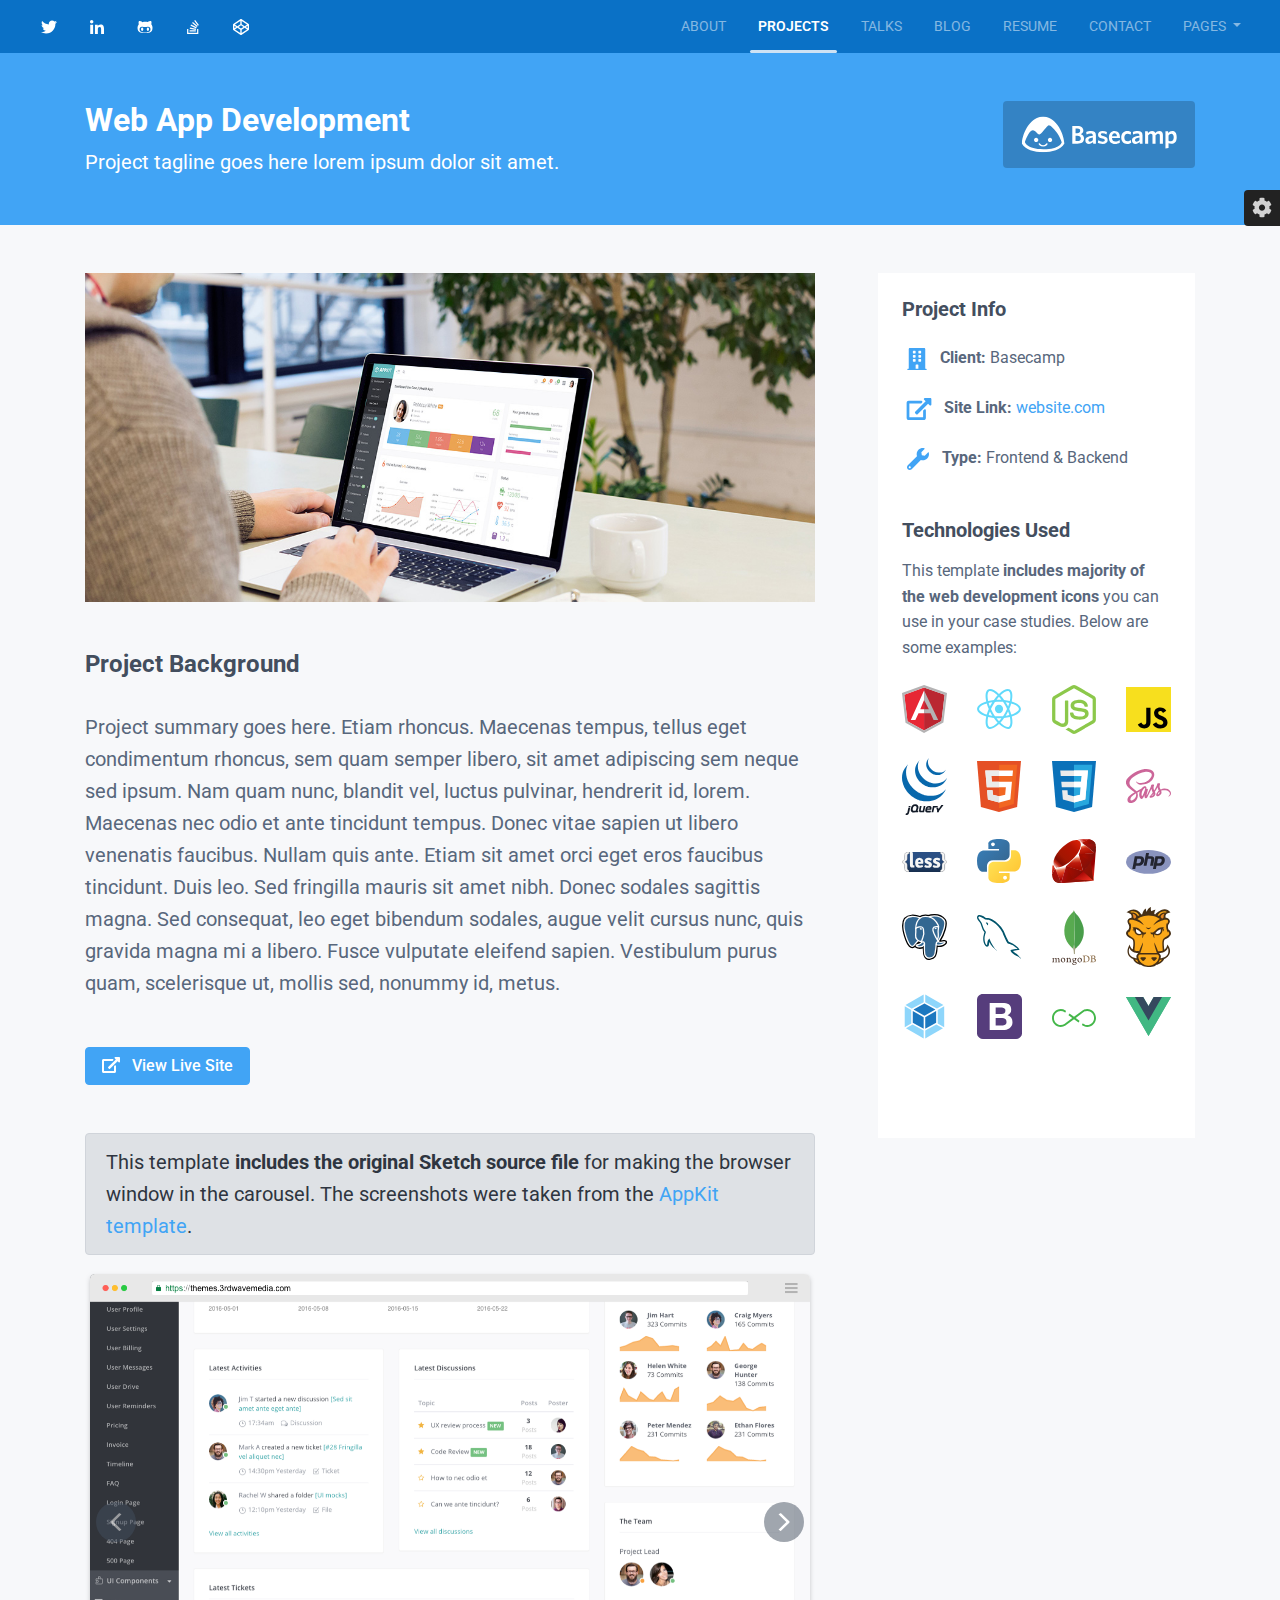
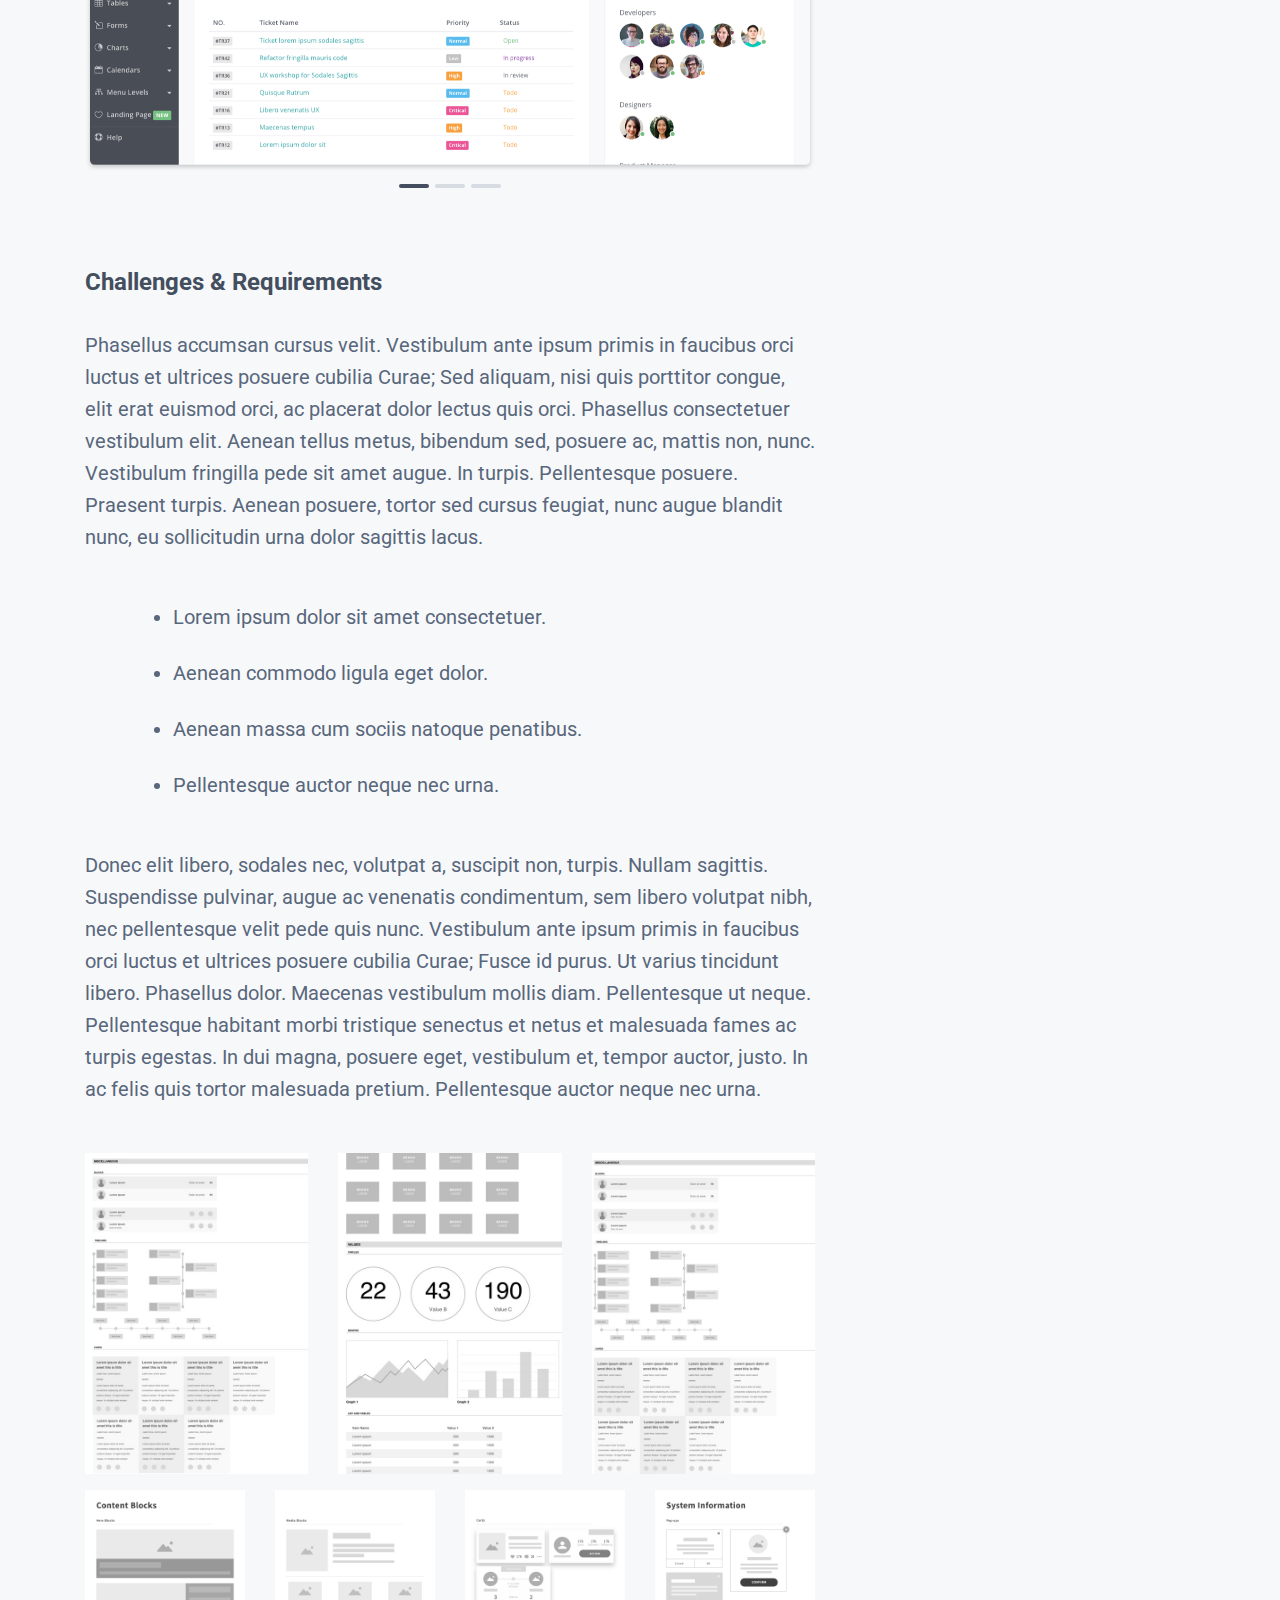
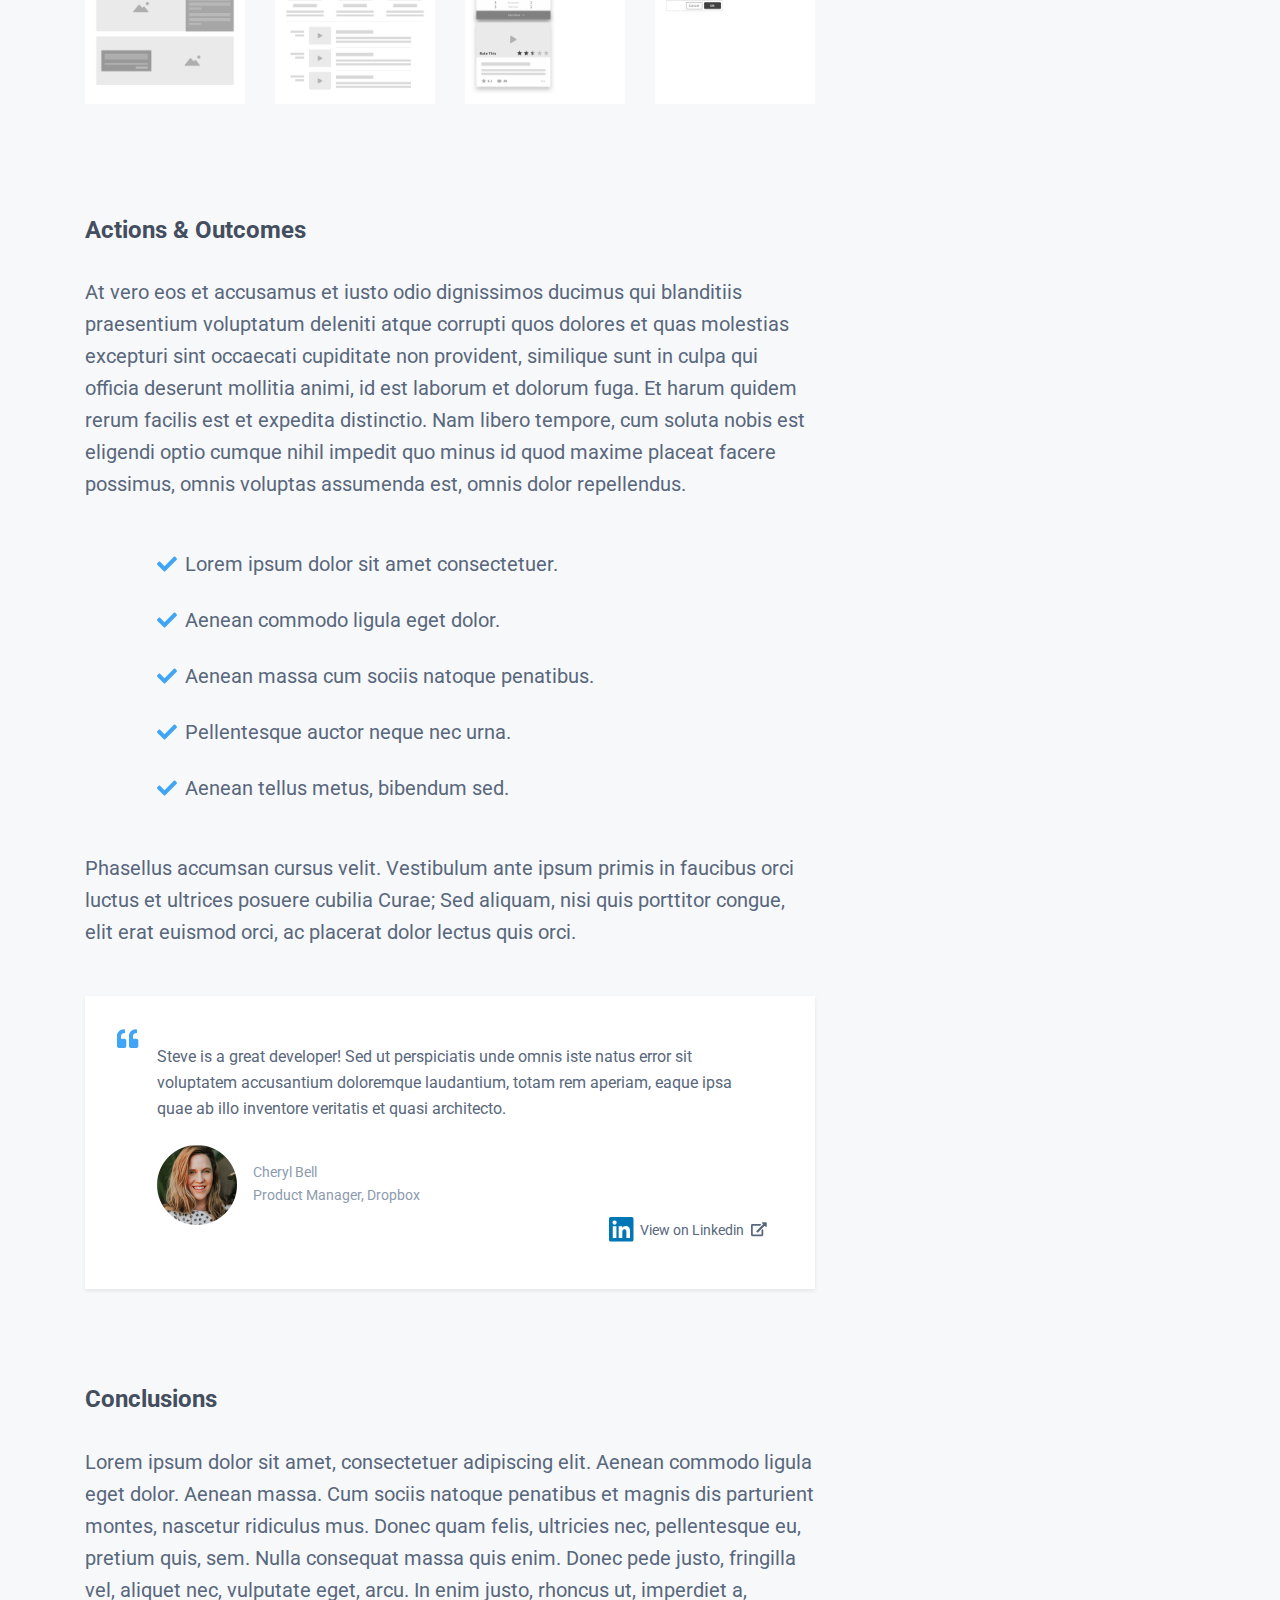
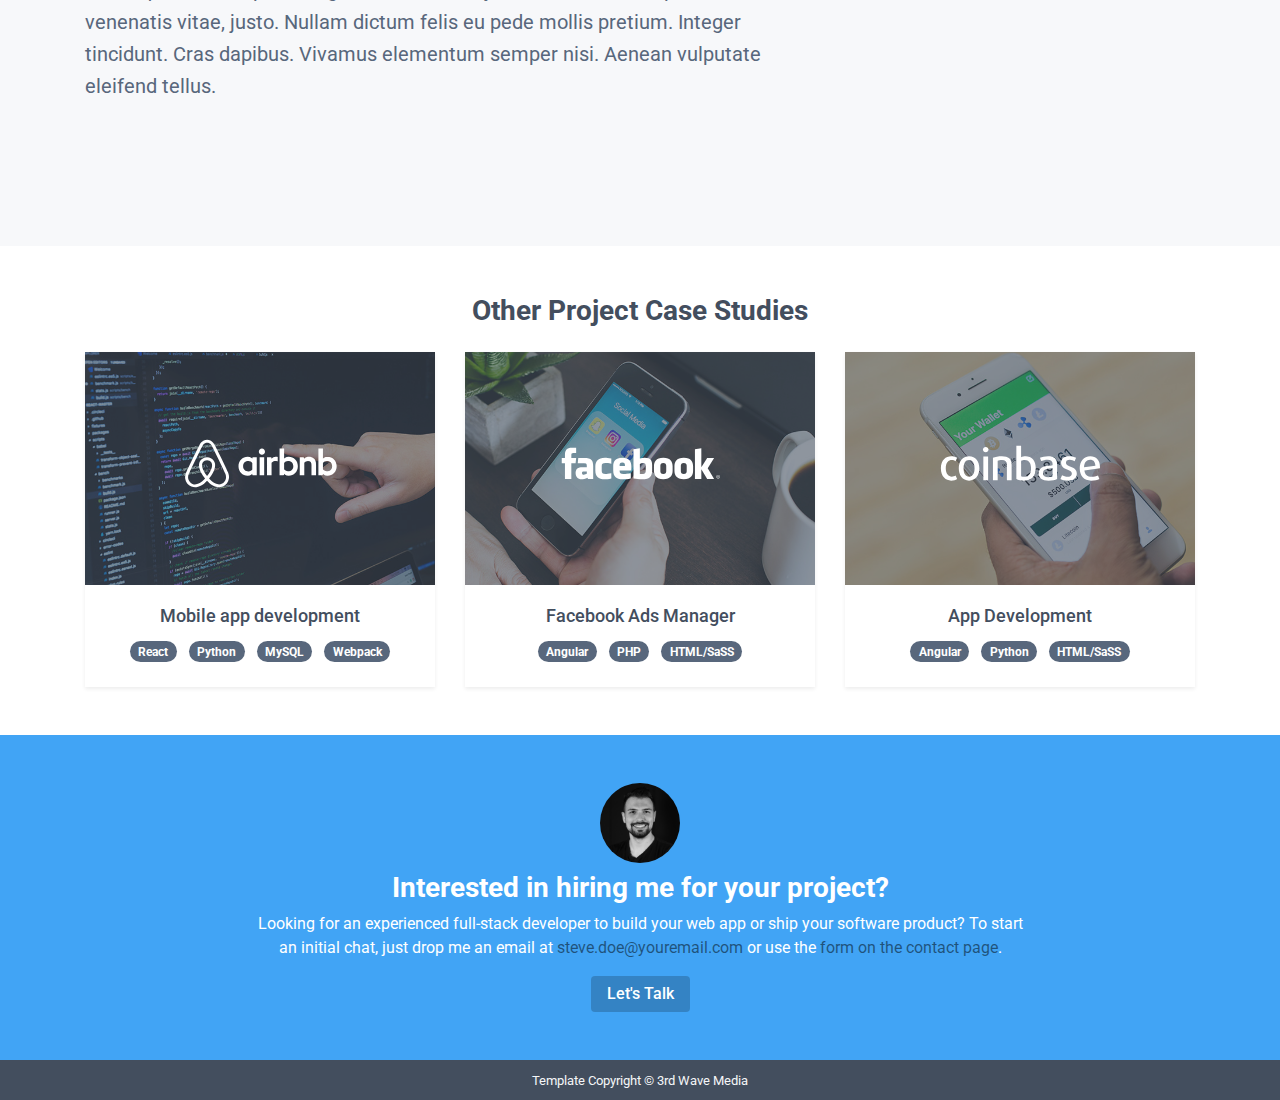
<file: project-alt.html>
<!DOCTYPE html>
<html lang="en"> 
<head>
    <title>Bootstrap 4 Portfolio Template For Developers</title>
    
    <!-- Meta -->
    <meta charset="utf-8">
    <meta http-equiv="X-UA-Compatible" content="IE=edge">
    <meta name="viewport" content="width=device-width, initial-scale=1.0">
    <meta name="description" content="Responsive Portfolio Template">
    <meta name="author" content="Xiaoying Riley at 3rd Wave Media">    
    <link rel="shortcut icon" href="favicon.ico"> 
    
    <!-- Google Font -->
    <link href='//fonts.googleapis.com/css?family=Roboto:400,500,400italic,300italic,300,500italic,700,700italic,900,900italic' rel='stylesheet' type='text/css'>
    
    <!-- FontAwesome JS-->
    <script type="text/javascript" src="assets/plugins/font-awesome/js/fontawesome-all.min.js"></script>
    
    <!-- Plugins CSS -->
    <link rel="stylesheet" href="assets/plugins/lightbox/ekko-lightbox.css">
    
    
    <!-- Theme CSS -->  
    <link id="theme-style" rel="stylesheet" href="assets/css/theme-1.css">

</head> 

<body>
    
    <header class="header">
	    
        <div class="top-bar theme-bg-primary-darken">
            
            <div class="container-fluid">
            
				<nav class="navbar navbar-expand-lg navbar-dark position-relative">
					
					
					<ul class="social-list list-inline mb-0">
			            <li class="list-inline-item"><a class="text-white" href="#"><i class="fab fa-twitter fa-fw"></i></a></li>
		                <li class="list-inline-item"><a class="text-white" href="#"><i class="fab fa-linkedin-in fa-fw"></i></a></li>
		                <li class="list-inline-item"><a class="text-white" href="#"><i class="fab fa-github-alt fa-fw"></i></a></li>
		                <li class="list-inline-item"><a class="text-white" href="#"><i class="fab fa-stack-overflow fa-fw"></i></a></li>
		                <li class="list-inline-item"><a class="text-white" href="#"><i class="fab fa-codepen fa-fw"></i></a></li>
		            </ul><!--//social-list-->
					
	
					<button class="navbar-toggler" type="button" data-toggle="collapse" data-target="#navigation" aria-controls="navigation" aria-expanded="false" aria-label="Toggle navigation">
					<span class="navbar-toggler-icon"></span>
					</button>
					
					<div class="collapse navbar-collapse text-uppercase" id="navigation">
						<ul class="navbar-nav ml-lg-auto">
							<li class="nav-item mr-lg-3">
							    <a class="nav-link" href="index.html">About</a>
							</li>
							<li class="nav-item active mr-lg-3">
							   <a class="nav-link" href="projects.html">Projects <span class="sr-only">(current)</span></a>
							</li>
							<li class="nav-item mr-lg-3">
							    <a class="nav-link" href="talks.html">Talks</a>
							</li>
							<li class="nav-item mr-lg-3">
							    <a class="nav-link" href="blog.html">Blog</a>
							</li>
							<li class="nav-item mr-lg-3">
							    <a class="nav-link" href="resume.html">Resume</a>
							</li>
							<li class="nav-item mr-lg-3">
							    <a class="nav-link" href="contact.html">Contact</a>
							</li>
							<li class="nav-item dropdown mr-0">
							    <a class="nav-link dropdown-toggle" href="#" id="navigationLink" data-toggle="dropdown" aria-haspopup="true" aria-expanded="false">
							Pages
								</a>
								<div class="dropdown-menu dropdown-menu-right text-capitalize shadow-lg" aria-labelledby="navigationLink">
									<a class="dropdown-item" href="project.html">Project Case Study (1 Column)</a>
									<a class="dropdown-item" href="project-alt.html">Project Case Study (2 Columns)</a>
									<a class="dropdown-item" href="blog-post.html">Blog Post</a>
								</div>
							</li>
							
						</ul>
						<span id="slide-line"></span>
					</div>
					
					
					
				</nav>
            
            </div><!--//container-->
            
        </div><!--//top-bar-->
        
        <div class="header-intro theme-bg-primary text-white py-5">
	        <div class="container position-relative">		        
		        <h2 class="page-heading mb-2">Web App Development</h2>
		        <div class="page-heading-tagline">Project tagline goes here lorem ipsum dolor sit amet.</div>
		        <div class="page-heading-logo font-weight-bold position-absolute mt-4 mt-md-0"><img class="client-logo" src="assets/images/logos/logo-2-inverse.svg"></div>
	        </div><!--//container-->
        </div><!--//header-intro-->
        
    </header><!--//header-->
    
    <div class="project-wrapper container py-5">
	    <div class="row">   
	        <section class="col-12 col-lg-8">
		        <div class="section-row">
			        <div class="mb-5"><img class="img-fluid" src="assets/images/projects/project-figure-main.jpg" alt=""></div>
			        <h3 class="section-title">Project Background</h3>
			        
			        <p>Project summary goes here. Etiam rhoncus. Maecenas tempus, tellus eget condimentum rhoncus, sem quam semper libero, sit amet adipiscing sem neque sed ipsum. Nam quam nunc, blandit vel, luctus pulvinar, hendrerit id, lorem. Maecenas nec odio et ante tincidunt tempus. Donec vitae sapien ut libero venenatis faucibus. Nullam quis ante. Etiam sit amet orci eget eros faucibus tincidunt. Duis leo. Sed fringilla mauris sit amet nibh. Donec sodales sagittis magna. Sed consequat, leo eget bibendum sodales, augue velit cursus nunc, quis gravida magna mi a libero. Fusce vulputate eleifend sapien. Vestibulum purus quam, scelerisque ut, mollis sed, nonummy id, metus.</p>
			        
			        <div class="mb-5"><a class="btn btn-primary" href="https://themes.3rdwavemedia.com/" target="_blank"><i class="fas fa-external-link-alt mr-2"></i> View Live Site</a></div>
			        
			        
			        <div class="alert alert-dark">
			        This template <strong>includes the original Sketch source file</strong> for making the browser window in the carousel. The screenshots were taken from the <a href="https://www.uxfordev.com/" target="_blank">AppKit template</a>.
			        </div>
			        
			        <div id="project-carousel" class="theme-carousel carousel slide mb-5" data-ride="carousel">
				        <ol class="carousel-indicators">
							<li data-target="#project-carousel" data-slide-to="0" class="active"></li>
							<li data-target="#project-carousel" data-slide-to="1"></li>
							<li data-target="#project-carousel" data-slide-to="2"></li>
						</ol>
						
						<div class="carousel-inner">
							<div class="carousel-item active">
							    <img class="d-block w-100" src="assets/images/projects/project-slide-1.png" alt="">
							</div>
							<div class="carousel-item">
							    <img class="d-block w-100" src="assets/images/projects/project-slide-2.png" alt="">
							</div>
							<div class="carousel-item">
							    <img class="d-block w-100" src="assets/images/projects/project-slide-3.png" alt="">
							</div>
						</div>
						
						<a class="carousel-control-prev" href="#project-carousel" role="button" data-slide="prev">
							<svg width="40px" height="40px" viewBox="0 0 150 258" version="1.1" xmlns="http://www.w3.org/2000/svg" xmlns:xlink="http://www.w3.org/1999/xlink">
							    <g id="Page-1" stroke="none" stroke-width="1" fill="none" fill-rule="evenodd">
							        <g id="arrow-left" fill="#FFFFFF" fill-rule="nonzero">
							            <path d="M4.1,120.5 L121.9,4.5 C126.6,-0.2 134.2,-0.2 138.9,4.5 L146,11.6 C150.7,16.3 150.7,23.9 146,28.6 L43.7,129 L145.9,229.4 C150.6,234.1 150.6,241.7 145.9,246.4 L138.8,253.5 C134.1,258.2 126.5,258.2 121.8,253.5 L4,137.5 C-0.6,132.8 -0.6,125.2 4.1,120.5 Z" id="Shape"></path>
							        </g>
							    </g>
							</svg>
							<span class="sr-only">Previous</span>
						</a>
						<a class="carousel-control-next" href="#project-carousel" role="button" data-slide="next">
							<svg width="40px" height="40px" viewBox="0 0 150 258" version="1.1" xmlns="http://www.w3.org/2000/svg" xmlns:xlink="http://www.w3.org/1999/xlink">
							    <g id="Page-1" stroke="none" stroke-width="1" fill="none" fill-rule="evenodd">
							        <g id="arrow-right" fill="#FFFFFF" fill-rule="nonzero">
							            <path d="M145.9,137.5 L28.1,253.5 C23.4,258.2 15.8,258.2 11.1,253.5 L4,246.4 C-0.7,241.7 -0.7,234.1 4,229.4 L106.3,129 L4.1,28.6 C-0.6,23.9 -0.6,16.3 4.1,11.6 L11.2,4.5 C15.9,-0.2 23.5,-0.2 28.2,4.5 L146,120.5 C150.6,125.2 150.6,132.8 145.9,137.5 Z" id="Shape"></path>
							        </g>
							    </g>
							</svg>
							<span class="sr-only">Next</span>
						</a>
			        </div><!--//theme-carousel-->
			        
			        
		        </div><!--//section-row-->
		        
		        
		        <div class="section-row">
			        <h3 class="section-title">Challenges &amp; Requirements</h3>
			        <p>Phasellus accumsan cursus velit. Vestibulum ante ipsum primis in faucibus orci luctus et ultrices posuere cubilia Curae; Sed aliquam, nisi quis porttitor congue, elit erat euismod orci, ac placerat dolor lectus quis orci. Phasellus consectetuer vestibulum elit. Aenean tellus metus, bibendum sed, posuere ac, mattis non, nunc. Vestibulum fringilla pede sit amet augue. In turpis. Pellentesque posuere. Praesent turpis. Aenean posuere, tortor sed cursus feugiat, nunc augue blandit nunc, eu sollicitudin urna dolor sagittis lacus. </p>
			        
		            <ul class="mb-5 ml-md-5">
					    <li class="mb-4">Lorem ipsum dolor sit amet consectetuer.</li>
					    <li class="mb-4">Aenean commodo ligula eget dolor.</li>
					    <li class="mb-4">Aenean massa cum sociis natoque penatibus.</li>
					    <li class="mb-4">Pellentesque auctor neque nec urna.</li>
					</ul>
					<p>Donec elit libero, sodales nec, volutpat a, suscipit non, turpis. Nullam sagittis. Suspendisse pulvinar, augue ac venenatis condimentum, sem libero volutpat nibh, nec pellentesque velit pede quis nunc. Vestibulum ante ipsum primis in faucibus orci luctus et ultrices posuere cubilia Curae; Fusce id purus. Ut varius tincidunt libero. Phasellus dolor. Maecenas vestibulum mollis diam. Pellentesque ut neque. Pellentesque habitant morbi tristique senectus et netus et malesuada fames ac turpis egestas. In dui magna, posuere eget, vestibulum et, tempor auctor, justo. In ac felis quis tortor malesuada pretium. Pellentesque auctor neque nec urna.</p>
					<div class="row">
						<div class="figure col-lg-4 mb-3"><a href="assets/images/projects/project-figure-1.1.jpg" data-toggle="lightbox" data-gallery="gallery"><img class="img-fluid" src="assets/images/projects/project-figure-1.1.jpg" alt=""></a></div>
						<div class="figure col-lg-4 mb-3"><a href="assets/images/projects/project-figure-1.2.jpg" data-toggle="lightbox" data-gallery="gallery"><img class="img-fluid" src="assets/images/projects/project-figure-1.2.jpg" alt=""></a></div>
						<div class="figure col-lg-4 mb-3"><a href="assets/images/projects/project-figure-1.3.jpg" data-toggle="lightbox" data-gallery="gallery"><img class="img-fluid" src="assets/images/projects/project-figure-1.3.jpg" alt=""></a></div>
					</div>
					<div class="row">
						<div class="figure col-lg-3 mb-3"><a href="assets/images/projects/project-figure-2.1.png" data-toggle="lightbox" data-gallery="gallery"><img class="img-fluid" src="assets/images/projects/project-figure-2.1.png" alt=""></a></div>
						<div class="figure col-lg-3 mb-3"><a href="assets/images/projects/project-figure-2.2.png" data-toggle="lightbox" data-gallery="gallery"><img class="img-fluid" src="assets/images/projects/project-figure-2.2.png" alt=""></a></div>
						<div class="figure col-lg-3 mb-3"><a href="assets/images/projects/project-figure-2.3.png" data-toggle="lightbox" data-gallery="gallery"><img class="img-fluid" src="assets/images/projects/project-figure-2.3.png" alt=""></a></div>
						<div class="figure col-lg-3 mb-3"><a href="assets/images/projects/project-figure-2.4.png" data-toggle="lightbox" data-gallery="gallery"><img class="img-fluid" src="assets/images/projects/project-figure-2.4.png" alt=""></a></div>
					</div>
		        </div><!--//section-row-->
		        <div class="section-row">
					<h3 class="section-title">Actions &amp; Outcomes</h3>
		            <p>At vero eos et accusamus et iusto odio dignissimos ducimus qui blanditiis praesentium voluptatum deleniti atque corrupti quos dolores et quas molestias excepturi sint occaecati cupiditate non provident, similique sunt in culpa qui officia deserunt mollitia animi, id est laborum et dolorum fuga. Et harum quidem rerum facilis est et expedita distinctio. Nam libero tempore, cum soluta nobis est eligendi optio cumque nihil impedit quo minus id quod maxime placeat facere possimus, omnis voluptas assumenda est, omnis dolor repellendus.</p>
		            <ul class="list-unstyled pl-4 ml-md-5 mb-5">
					  <li class="mb-4"><i class="fas fa-check text-primary mr-2"></i>Lorem ipsum dolor sit amet consectetuer.</li>
					  <li class="mb-4"><i class="fas fa-check text-primary mr-2"></i>Aenean commodo ligula eget dolor.</li>
					  <li class="mb-4"><i class="fas fa-check text-primary mr-2"></i>Aenean massa cum sociis natoque penatibus.</li>
					  <li class="mb-4"><i class="fas fa-check text-primary mr-2"></i>Pellentesque auctor neque nec urna.</li>
					  <li class="mb-4"><i class="fas fa-check text-primary mr-2"></i>Aenean tellus metus, bibendum sed.</li>
					</ul>
					
					<p>Phasellus accumsan cursus velit. Vestibulum ante ipsum primis in faucibus orci luctus et ultrices posuere cubilia Curae; Sed aliquam, nisi quis porttitor congue, elit erat euismod orci, ac placerat dolor lectus quis orci.</p>
					
		            <div class="testimonial bg-white my-5">				        
				        <div class="position-relative p-5 shadow-sm">
					        <blockquote class="blockquote pl-4">
							  <p class="mb-4">Steve is a great developer! Sed ut perspiciatis unde omnis iste natus error sit voluptatem accusantium doloremque laudantium, totam rem aperiam, eaque ipsa quae ab illo inventore veritatis et quasi architecto.</p>
							  <i class="quote-icon fas fa-quote-left fa-lg position-absolute text-primary"></i>
							  <footer class="blockquote-footer presudo-hidden">
								   <div class="media client-profile flex-column flex-md-row">
									   <img class="mr-md-3" src="assets/images/clients/profile-2.jpg" alt="">
								       <cite title="Source" class="quote-source d-inline-block font-style-normal pt-3">
								           <span class="d-block">Cheryl Bell</span>
								           <span class="d-block">Product Manager, Dropbox</span>
								           <span class="d-block position-absolute source-link"><i class="fab fa-linkedin fa-2x mr-1" data-fa-transform="down-3"></i> <a class="text-secondary" href="#" target="_blank">View on Linkedin <i class="fas fa-external-link-alt ml-1" data-fa-transform="up-1"></i></a></span>
								       </cite>
								   </div><!--//media-->
							  </footer>
							</blockquote>
				        </div>
			        </div><!--//testimonial-->
		        </div><!--//section-row-->
	           
	            
	            <div class="section-row">
			        <h3 class="section-title">Conclusions</h3>
			        <p>Lorem ipsum dolor sit amet, consectetuer adipiscing elit. Aenean commodo ligula eget dolor. Aenean massa. Cum sociis natoque penatibus et magnis dis parturient montes, nascetur ridiculus mus. Donec quam felis, ultricies nec, pellentesque eu, pretium quis, sem. Nulla consequat massa quis enim. Donec pede justo, fringilla vel, aliquet nec, vulputate eget, arcu. In enim justo, rhoncus ut, imperdiet a, venenatis vitae, justo. Nullam dictum felis eu pede mollis pretium. Integer tincidunt. Cras dapibus. Vivamus elementum semper nisi. Aenean vulputate eleifend tellus. </p>
		        </div><!--//section-row-->
	
	        </section>
	        <aside class="project-sidebar col-12 col-lg-4 pl-lg-5">
		        <div class="project-sidebar-inner bg-white p-4">
			        <div class="sidebar-row mb-5">
				         <h3 class="sidebar-title mb-4">Project Info</h3>
				         <ul class="list-unstyled pl-2">
					         <li class="mb-4"><i class="fas fa-building mr-3 text-primary" data-fa-transform="grow-6 down-2"></i><strong>Client:</strong> Basecamp</li>
					         <li class="mb-4"><i class="fas fa-external-link-alt mr-3 text-primary" data-fa-transform="grow-6 down-2"></i><strong>Site Link:</strong> <a href="#">website.com</a></li>
					         <li><i class="fas fa-wrench mr-3 text-primary" data-fa-transform="grow-6 down-2"></i><strong>Type:</strong> Frontend &amp; Backend</li>
				         </ul>
			        </div>
		        <div class="sidebar-row">
				        <h3 class="sidebar-title mb-3">Technologies Used</h3>
			            <p class="mb-4">This template <strong>includes majority of the web development icons</strong> you can use in your case studies. Below are some examples:</p>
			            <div class="webdev-icons row mb-5 align-items-center">
				            
					        <div class="webdev-icon col-4 col-md-3 mr-0 mb-4"><img class="img-fluid" src="assets/images/webdev-icons/angular.svg"></div>
					        <div class="webdev-icon col-4 col-md-3 mr-0 mb-4"><img class="img-fluid" src="assets/images/webdev-icons/react.svg"></div>
					        <div class="webdev-icon col-4 col-md-3 mr-0 mb-4"><img class="img-fluid" src="assets/images/webdev-icons/nodejs.svg"></div>
					        <div class="webdev-icon col-4 col-md-3 mr-0 mb-4"><img class="img-fluid" src="assets/images/webdev-icons/javascript.svg"></div>
					        <div class="webdev-icon col-4 col-md-3 mr-0 mb-4"><img class="img-fluid" src="assets/images/webdev-icons/jquery-alt.svg"></div>			       
					        <div class="webdev-icon col-4 col-md-3 mr-0 mb-4"><img class="img-fluid" src="assets/images/webdev-icons/html5.svg"></div>		
					        <div class="webdev-icon col-4 col-md-3 mr-0 mb-4"><img class="img-fluid" src="assets/images/webdev-icons/css3.svg"></div>		        
					        <div class="webdev-icon col-4 col-md-3 mr-0 mb-4"><img class="img-fluid" src="assets/images/webdev-icons/sass.svg"></div>
					        <div class="webdev-icon col-4 col-md-3 mr-0 mb-4"><img class="img-fluid" src="assets/images/webdev-icons/less.svg"></div>
					        <div class="webdev-icon col-4 col-md-3 mr-0 mb-4"><img class="img-fluid" src="assets/images/webdev-icons/python.svg"></div>
					        <div class="webdev-icon col-4 col-md-3 mr-0 mb-4"><img class="img-fluid" src="assets/images/webdev-icons/ruby.svg"></div>
					        <div class="webdev-icon col-4 col-md-3 mr-0 mb-4"><img class="img-fluid" src="assets/images/webdev-icons/php.svg"></div>
					        <div class="webdev-icon col-4 col-md-3 mr-0 mb-4"><img class="img-fluid" src="assets/images/webdev-icons/postgresql.svg"></div>
					        <div class="webdev-icon col-4 col-md-3 mr-0 mb-4"><img class="img-fluid" src="assets/images/webdev-icons/mysql-alt.svg"></div>
					        <div class="webdev-icon col-4 col-md-3 mr-0 mb-4"><img class="img-fluid" src="assets/images/webdev-icons/mongodb-alt.svg"></div>
					        <div class="webdev-icon col-4 col-md-3 mr-0 mb-4"><img class="img-fluid" src="assets/images/webdev-icons/grunt.svg"></div>
					        <div class="webdev-icon col-4 col-md-3 mr-0 mb-4"><img class="img-fluid" src="assets/images/webdev-icons/webpack.svg"></div>
					        <div class="webdev-icon col-4 col-md-3 mr-0 mb-4"><img class="img-fluid" src="assets/images/webdev-icons/bootstrap4.svg"></div>
					        <div class="webdev-icon col-4 col-md-3 mr-0 mb-4"><img class="img-fluid" src="assets/images/webdev-icons/flux.svg"></div>
					        <div class="webdev-icon col-4 col-md-3 mr-0 mb-4"><img class="img-fluid" src="assets/images/webdev-icons/vue.svg"></div>
					        
				        </div>
		            </div><!--//section-row-->
		        </div><!--//project-sidebar-inner-->
	        </aside>
	    </div><!--//row-->
    </div><!--//container-->
    
    <section class="section pt-5 related-projects-section bg-white">
		<div class="container">
			<h3 class="section-title font-weight-bold text-center mb-4">Other Project Case Studies</h3>
			<div class="project-cards row">
				
				 <div class="col-12 col-lg-4">
					<div class="card rounded-0 border-0 shadow-sm mb-5 mb-lg-0">
						<div class="card-img-container position-relative">
							<img class="card-img-top rounded-0" src="assets/images/projects/project-3-thumb.jpg" alt="">
							<div class="card-img-overlay overlay-logo text-center">
								<div class="project-logo"><img class="img-fluid w-50" src="assets/images/logos/logo-3-inverse.svg"></div>
							</div>
							<a class="card-img-overlay overlay-content text-left p-lg-4" href="project.html">
								<h5 class="card-title font-weight-bold">Client: Airbnb</h5>
							    <p class="card-text">Project summary goes here. Lorem ipsum dolor sit amet, consectetur adipiscing elit. Quisque vel sapien quis nulla dictum euismod...</p>
							</a>
						</div>
						<div class="card-body pb-0">
							<h4 class="card-title text-truncate text-center mb-0"><a href="project.html">Mobile app development</a></h4>
						</div>
						
						<div class="card-footer border-0 text-center bg-white pb-4">
							<ul class="list-inline mb-0 mx-auto">
						        <li class="list-inline-item"><span class="badge badge-secondary badge-pill">React</span></li>
						        <li class="list-inline-item"><span class="badge badge-secondary badge-pill" >Python</span></li>
						        <li class="list-inline-item"><span class="badge badge-secondary badge-pill">MySQL</span></li>
						        <li class="list-inline-item"><span class="badge badge-secondary badge-pill">Webpack</span></li>
							</ul>
					    </div>
				    </div><!--//card-->
		        </div>
		        <div class="col-12 col-lg-4">
					<div class="card rounded-0 border-0 shadow-sm mb-5">
						<div class="card-img-container position-relative">
							<img class="card-img-top rounded-0" src="assets/images/projects/project-7-thumb.jpg" alt="">
							<div class="card-img-overlay overlay-logo text-center">
								<div class="project-logo"><img class="img-fluid w-50" src="assets/images/logos/logo-7-inverse.svg"></div>
							</div>
							<a class="card-img-overlay overlay-content text-left p-lg-4" href="project.html">
								<h5 class="card-title font-weight-bold">Client: Facebook</h5>
							    <p class="card-text">Project summary goes here. Lorem ipsum dolor sit amet, consectetur adipiscing elit. Quisque vel sapien quis nulla dictum euismod...</p>
							</a>
						</div>
						<div class="card-body pb-0">
							<h4 class="card-title text-truncate text-center mb-0"><a href="project.html">Facebook Ads Manager</a></h4>
						</div>
						
						<div class="card-footer border-0 text-center bg-white pb-4">
							<ul class="list-inline mb-0 mx-auto">
						        <li class="list-inline-item"><span class="badge badge-secondary badge-pill">Angular</span></li>
						        <li class="list-inline-item"><span class="badge badge-secondary badge-pill">PHP</span></li>
						        <li class="list-inline-item"><span class="badge badge-secondary badge-pill">HTML/SaSS</span></li>
							</ul>
					    </div>
				    </div><!--//card-->
		        </div>
		        <div class="col-12 col-lg-4">
					<div class="card rounded-0 border-0 shadow-sm mb-5">
						<div class="card-img-container position-relative">
							<img class="card-img-top rounded-0" src="assets/images/projects/project-9-thumb.jpg" alt="">
							<div class="card-img-overlay overlay-logo text-center">
								<div class="project-logo"><img class="img-fluid w-50" src="assets/images/logos/logo-9-inverse.svg"></div>
							</div>
							<a class="card-img-overlay overlay-content text-left p-lg-4" href="project.html">
								<h5 class="card-title font-weight-bold">Client: Coinbase</h5>
							    <p class="card-text">Project summary goes here. Lorem ipsum dolor sit amet, consectetur adipiscing elit. Quisque vel sapien quis nulla dictum euismod...</p>
							</a>
						</div>
						<div class="card-body pb-0">
							<h4 class="card-title text-truncate text-center mb-0"><a href="project.html">App Development</a></h4>
						</div>
						
						<div class="card-footer border-0 text-center bg-white pb-4">
							<ul class="list-inline mb-0 mx-auto">
						        <li class="list-inline-item"><span class="badge badge-secondary badge-pill">Angular</span></li>
						        <li class="list-inline-item"><span class="badge badge-secondary badge-pill">Python</span></li>
						        <li class="list-inline-item"><span class="badge badge-secondary badge-pill">HTML/SaSS</span></li>
							</ul>
					    </div>
				    </div><!--//card-->
		        </div>
		       
			    
	        </div><!--//row-->
		</div><!--//container-->
	</section>
    
        
	<section class="section py-5 bg-primary text-white">
		<div class="container">
			<div class="text-center">
			    <img class="profile-small d-inline-block mx-auto rounded-circle mb-2" src="assets/images/profile.jpg" alt="">
		    </div>
		    <h3 class="section-title font-weight-bold text-center mb-2">Interested in hiring me for your project?</h3>
		    <div class="section-intro mx-auto text-center mb-3">
			    Looking for an experienced full-stack developer to build your web app or ship your software product? To start an initial chat, just drop me an email at <a class="link-on-bg" href="#">steve.doe@youremail.com</a> or use the <a class="link-on-bg" href="contact.html">form on the contact page</a>.
		    </div>
		    <div class="text-center">
		        <a class="theme-btn-on-bg btn" href="contact.html">Let's Talk</a>
		    </div>
		</div><!--//container-->
	</section>

    <footer class="footer text-light text-center py-2">
	    <small class="copyright">Template Copyright &copy; <a class="text-light" href="https://themes.3rdwavemedia.com/" target="_blank">3rd Wave Media</a></small>
    </footer>
    
    
    <!-- *****CONFIGURE STYLE (REMOVE ON YOUR PRODUCTION SITE)****** -->  
    <div id="config-panel" class="config-panel d-none d-lg-block">
        <div class="panel-inner">
            <a id="config-trigger" class="config-trigger config-panel-hide text-center" href="#"><i class="fas fa-cog mx-auto" data-fa-transform="down-6" ></i></a>
            <h5 class="panel-title">Choose Colour</h5>
            <ul id="color-options" class="list-inline mb-0">
                <li class="theme-1 active list-inline-item"><a data-style="assets/css/theme-1.css" data-chart="#00BCD4" href="#"></a></li>
                <li class="theme-2  list-inline-item"><a data-style="assets/css/theme-2.css" href="#"></a></li>
                <li class="theme-3  list-inline-item"><a data-style="assets/css/theme-3.css" href="#"></a></li>
                <li class="theme-4  list-inline-item"><a data-style="assets/css/theme-4.css" href="#"></a></li>
                <li class="theme-5  list-inline-item"><a data-style="assets/css/theme-5.css" href="#"></a></li>
                <li class="theme-6  list-inline-item"><a data-style="assets/css/theme-6.css" href="#"></a></li>
                <li class="theme-7  list-inline-item"><a data-style="assets/css/theme-7.css" href="#"></a></li>
                <li class="theme-8  list-inline-item"><a data-style="assets/css/theme-8.css" href="#"></a></li>
                <li class="theme-9  list-inline-item"><a data-style="assets/css/theme-9.css" href="#"></a></li>
                <li class="theme-10  list-inline-item"><a data-style="assets/css/theme-10.css" href="#"></a></li>
                <li class="theme-11  list-inline-item"><a data-style="assets/css/theme-11.css" href="#"></a></li>
                <li class="theme-12  list-inline-item"><a data-style="assets/css/theme-12.css" href="#"></a></li>
            </ul>
            <a id="config-close" class="close" href="#"><i class="fa fa-times-circle"></i></a>
        </div><!--//panel-inner-->
    </div><!--//configure-panel-->

       
    <!-- Javascript -->          
    <script type="text/javascript" src="assets/plugins/jquery-3.7.1.min.js"></script>
    <script type="text/javascript" src="assets/plugins/popper.min.js"></script> 
    <script type="text/javascript" src="assets/plugins/bootstrap/js/bootstrap.min.js"></script>  
    <script type="text/javascript" src="assets/plugins/back-to-top.js"></script>    
    
    <!--Page Specific JS -->
    <script type="text/javascript" src="assets/plugins/lightbox/ekko-lightbox.min.js"></script>

    <!-- Custom JS -->
    <script type="text/javascript" src="assets/js/main.js"></script>
    <script type="text/javascript" src="assets/js/lightbox-custom.js"></script>
    
    <!-- Style Switcher (REMOVE ON YOUR PRODUCTION SITE) -->
    <script src="assets/js/demo/style-switcher.js"></script>     
    

</body>
</html>
</file>
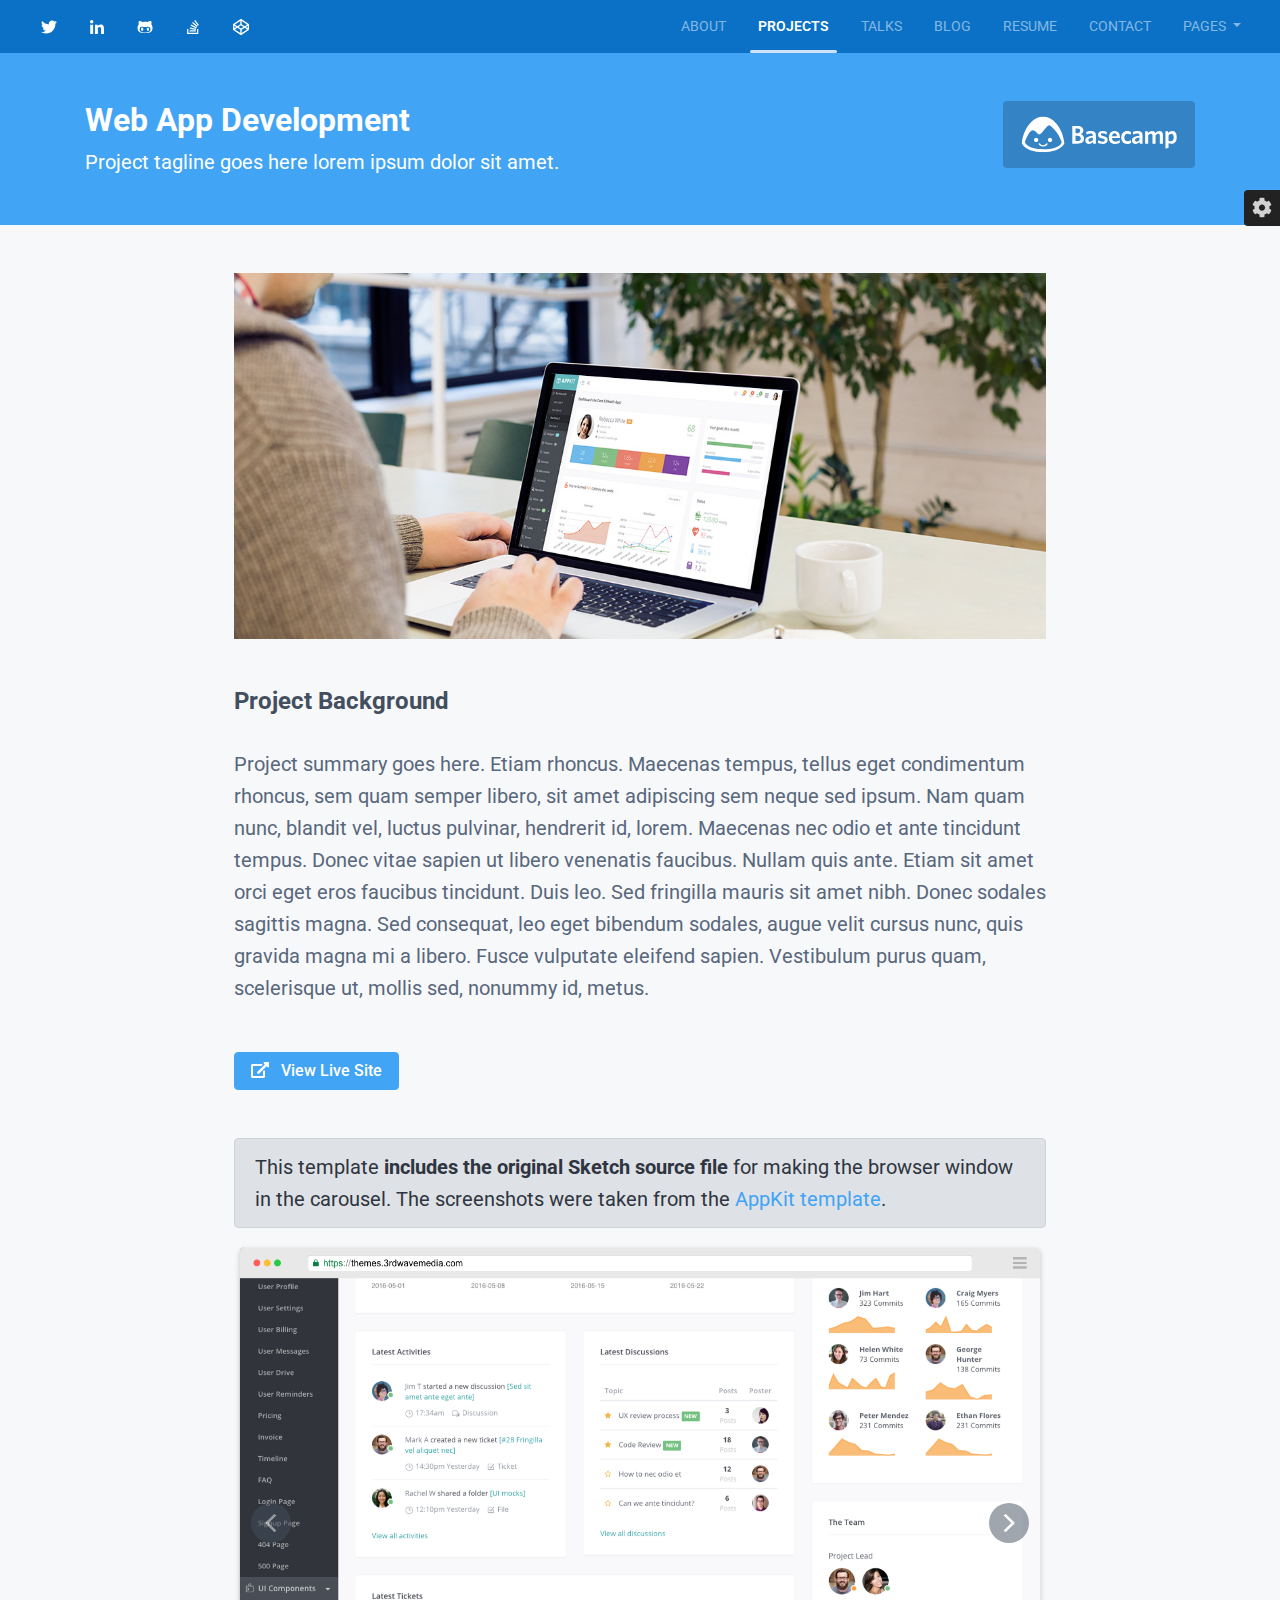
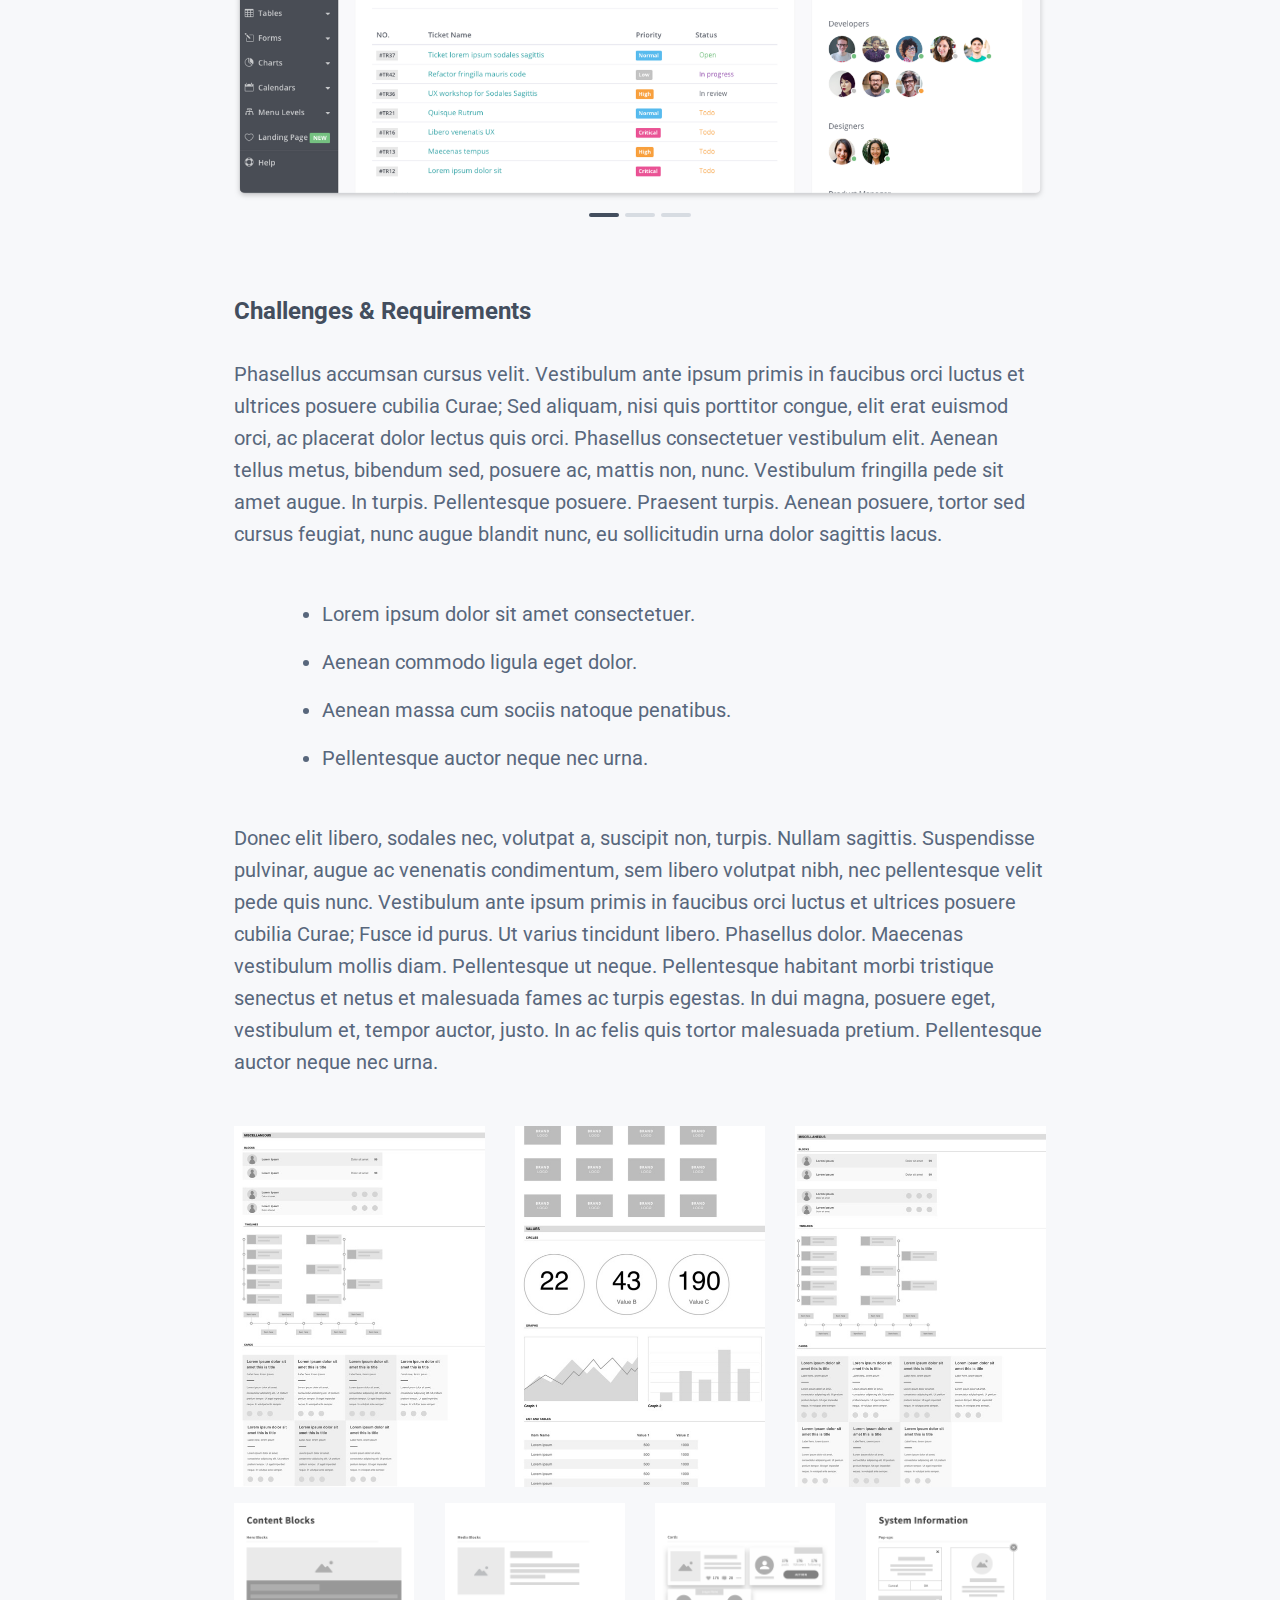
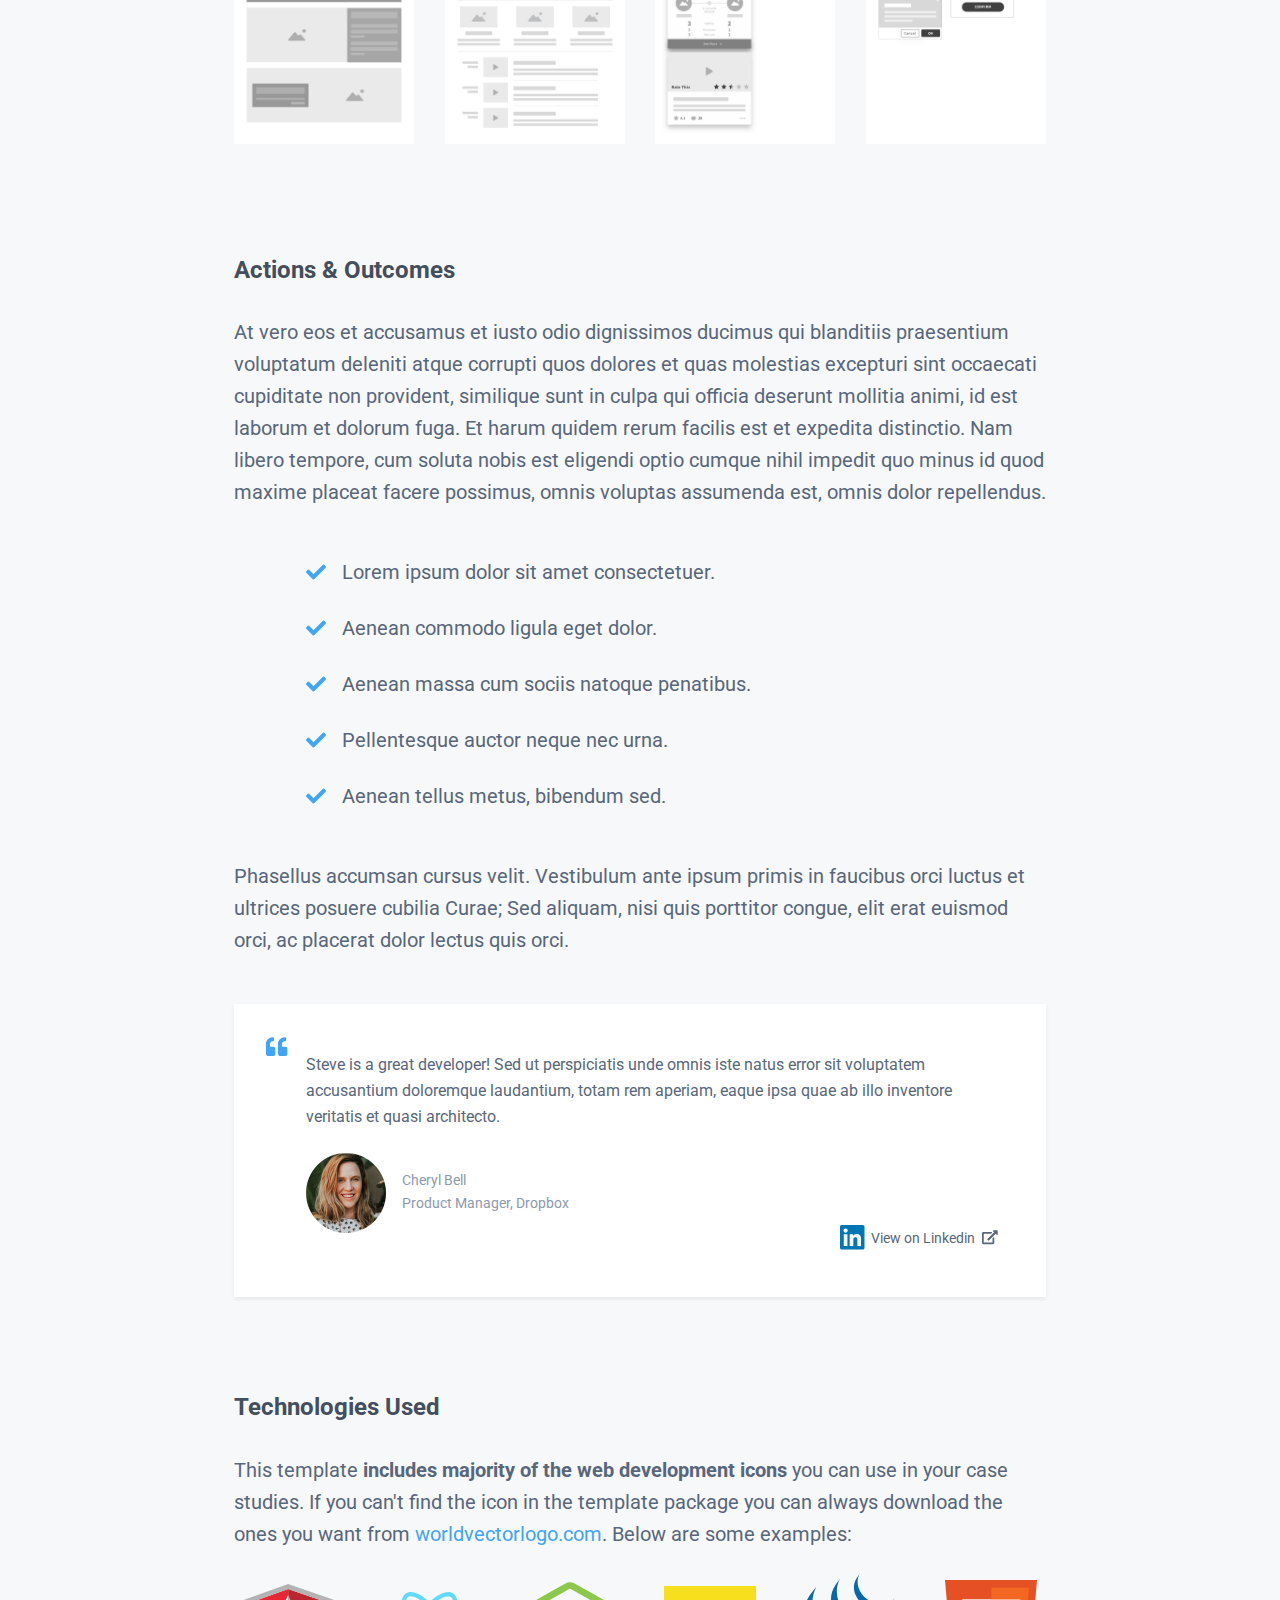
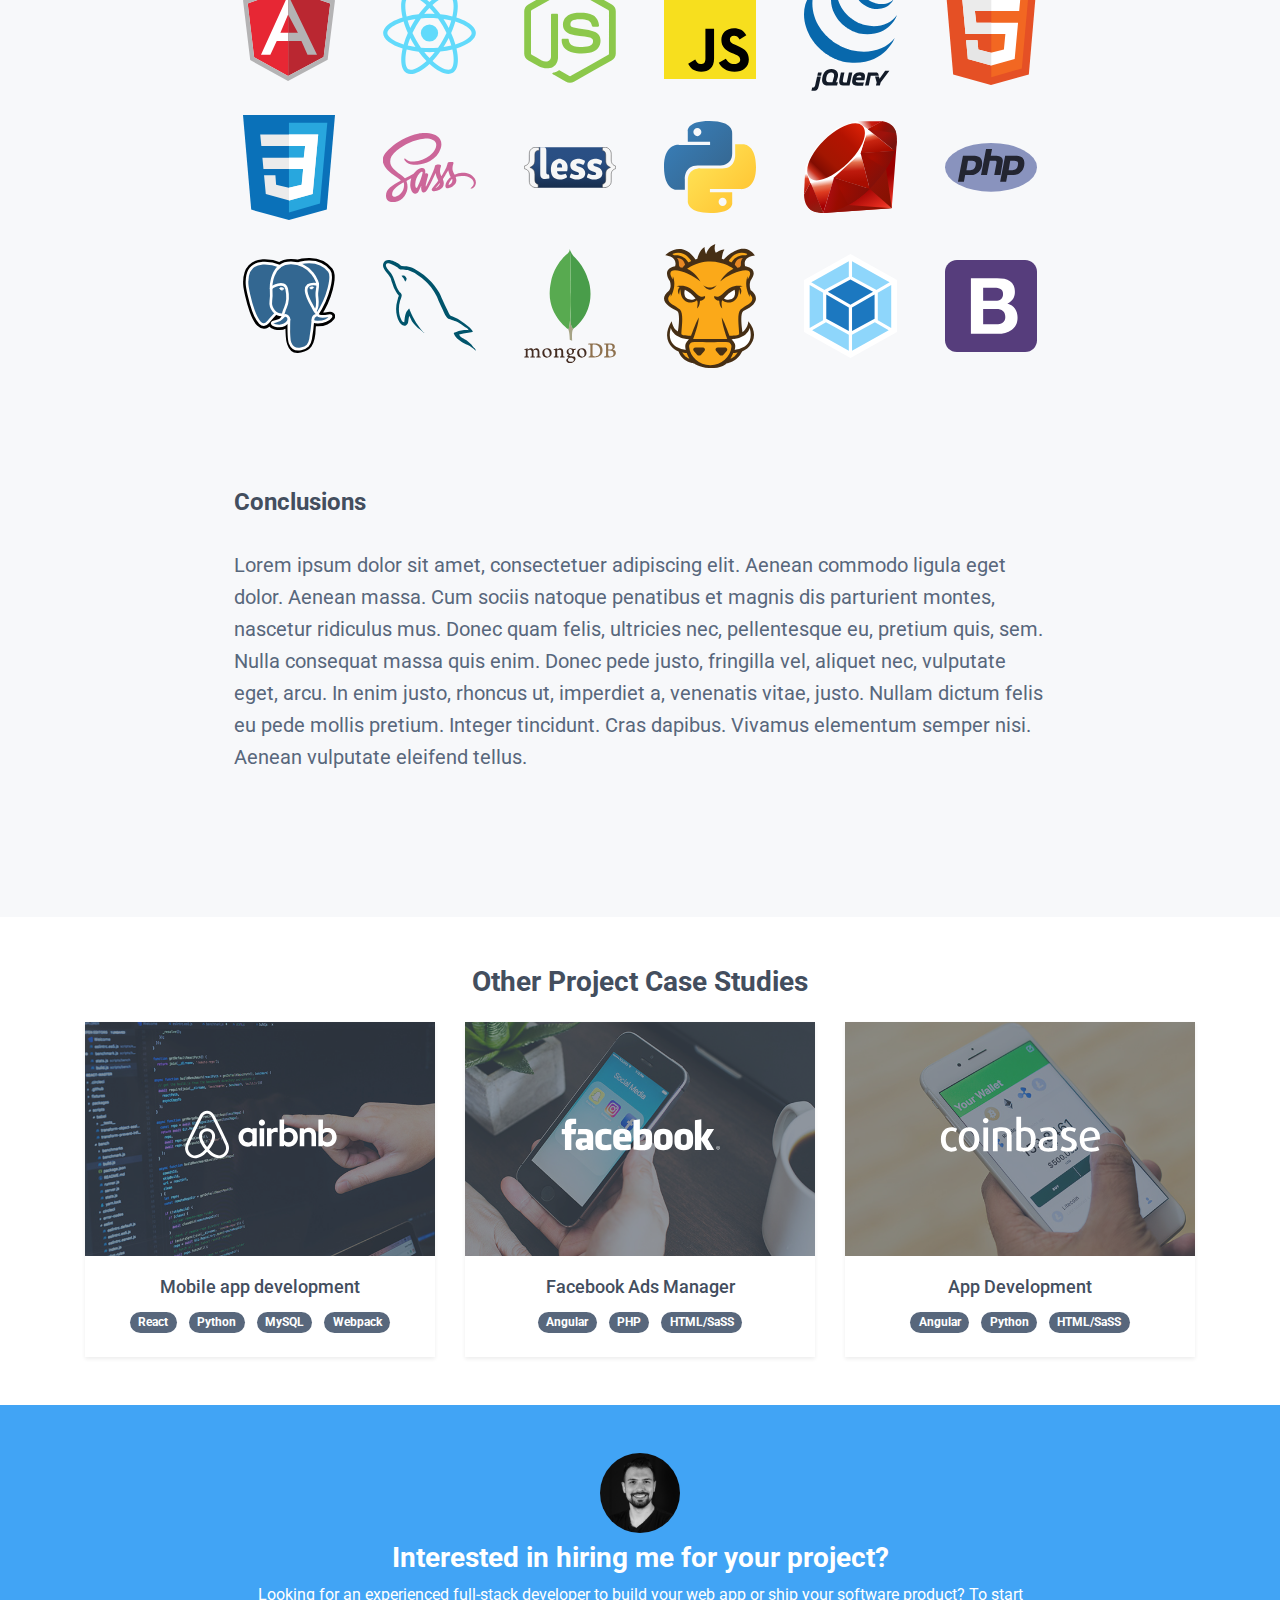
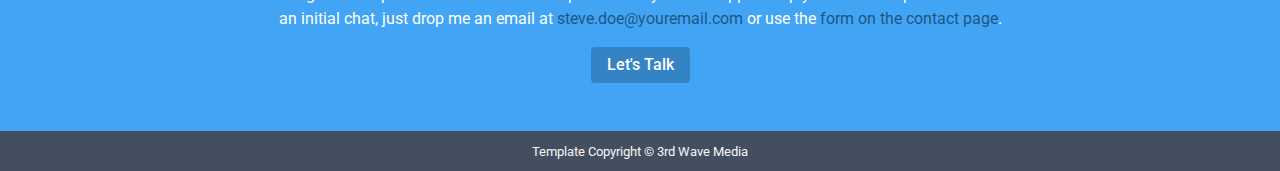
<file: project.html>
<!DOCTYPE html>
<html lang="en"> 
<head>
    <title>Bootstrap 4 Portfolio Template For Developers</title>
    
    <!-- Meta -->
    <meta charset="utf-8">
    <meta http-equiv="X-UA-Compatible" content="IE=edge">
    <meta name="viewport" content="width=device-width, initial-scale=1.0">
    <meta name="description" content="Responsive Portfolio Template">
    <meta name="author" content="Xiaoying Riley at 3rd Wave Media">    
    <link rel="shortcut icon" href="favicon.ico"> 
    
    <!-- Google Font -->
    <link href='//fonts.googleapis.com/css?family=Roboto:400,500,400italic,300italic,300,500italic,700,700italic,900,900italic' rel='stylesheet' type='text/css'>
    
    <!-- FontAwesome JS-->
    <script type="text/javascript" src="assets/plugins/font-awesome/js/fontawesome-all.min.js"></script>
    
    <!-- Plugins CSS -->
    <link rel="stylesheet" href="assets/plugins/lightbox/ekko-lightbox.css">
    
    
    <!-- Theme CSS -->  
    <link id="theme-style" rel="stylesheet" href="assets/css/theme-1.css">

</head> 

<body>
    
    <header class="header">
	    
        <div class="top-bar theme-bg-primary-darken">
            
            <div class="container-fluid">
            
				<nav class="navbar navbar-expand-lg navbar-dark position-relative">
					
					
					<ul class="social-list list-inline mb-0">
			            <li class="list-inline-item"><a class="text-white" href="#"><i class="fab fa-twitter fa-fw"></i></a></li>
		                <li class="list-inline-item"><a class="text-white" href="#"><i class="fab fa-linkedin-in fa-fw"></i></a></li>
		                <li class="list-inline-item"><a class="text-white" href="#"><i class="fab fa-github-alt fa-fw"></i></a></li>
		                <li class="list-inline-item"><a class="text-white" href="#"><i class="fab fa-stack-overflow fa-fw"></i></a></li>
		                <li class="list-inline-item"><a class="text-white" href="#"><i class="fab fa-codepen fa-fw"></i></a></li>
		            </ul><!--//social-list-->
					
	
					<button class="navbar-toggler" type="button" data-toggle="collapse" data-target="#navigation" aria-controls="navigation" aria-expanded="false" aria-label="Toggle navigation">
					<span class="navbar-toggler-icon"></span>
					</button>
					
					<div class="collapse navbar-collapse text-uppercase" id="navigation">
						<ul class="navbar-nav ml-lg-auto">
							<li class="nav-item mr-lg-3">
							    <a class="nav-link" href="index.html">About</a>
							</li>
							<li class="nav-item active mr-lg-3">
							   <a class="nav-link" href="projects.html">Projects <span class="sr-only">(current)</span></a>
							</li>
							<li class="nav-item mr-lg-3">
							    <a class="nav-link" href="talks.html">Talks</a>
							</li>
							<li class="nav-item mr-lg-3">
							    <a class="nav-link" href="blog.html">Blog</a>
							</li>
							<li class="nav-item mr-lg-3">
							    <a class="nav-link" href="resume.html">Resume</a>
							</li>
							<li class="nav-item mr-lg-3">
							    <a class="nav-link" href="contact.html">Contact</a>
							</li>
							<li class="nav-item dropdown mr-0">
							    <a class="nav-link dropdown-toggle" href="#" id="navigationLink" data-toggle="dropdown" aria-haspopup="true" aria-expanded="false">
							Pages
								</a>
								<div class="dropdown-menu dropdown-menu-right text-capitalize shadow-lg" aria-labelledby="navigationLink">
									<a class="dropdown-item" href="project.html">Project Case Study (1 Column)</a>
									<a class="dropdown-item" href="project-alt.html">Project Case Study (2 Columns)</a>
									<a class="dropdown-item" href="blog-post.html">Blog Post</a>
								</div>
							</li>
							
						</ul>
						<span id="slide-line"></span>
					</div>
					
					
					
				</nav>
            
            </div><!--//container-->
            
        </div><!--//top-bar-->
        
        <div class="header-intro theme-bg-primary text-white py-5">
	        <div class="container position-relative">		        
		        <h2 class="page-heading mb-2">Web App Development</h2>
		        <div class="page-heading-tagline">Project tagline goes here lorem ipsum dolor sit amet.</div>
		        <div class="page-heading-logo font-weight-bold position-absolute mt-4 mt-md-0"><img class="client-logo" src="assets/images/logos/logo-2-inverse.svg"></div>
	        </div><!--//container-->
        </div><!--//header-intro-->
        
    </header><!--//header-->
        
    <section class="project-wrapper single-col-max-width py-5 px-4 mx-auto">
	        <div class="section-row">
		        <div class="mb-5"><img class="img-fluid" src="assets/images/projects/project-figure-main.jpg" alt=""></div>
		        <h3 class="section-title">Project Background</h3>
		        
		        <p>Project summary goes here. Etiam rhoncus. Maecenas tempus, tellus eget condimentum rhoncus, sem quam semper libero, sit amet adipiscing sem neque sed ipsum. Nam quam nunc, blandit vel, luctus pulvinar, hendrerit id, lorem. Maecenas nec odio et ante tincidunt tempus. Donec vitae sapien ut libero venenatis faucibus. Nullam quis ante. Etiam sit amet orci eget eros faucibus tincidunt. Duis leo. Sed fringilla mauris sit amet nibh. Donec sodales sagittis magna. Sed consequat, leo eget bibendum sodales, augue velit cursus nunc, quis gravida magna mi a libero. Fusce vulputate eleifend sapien. Vestibulum purus quam, scelerisque ut, mollis sed, nonummy id, metus.</p>
		        
		        <div class="mb-5"><a class="btn btn-primary" href="https://themes.3rdwavemedia.com/" target="_blank"><i class="fas fa-external-link-alt mr-2"></i> View Live Site</a></div>
		        
		        
		        <div class="alert alert-dark">
		        This template <strong>includes the original Sketch source file</strong> for making the browser window in the carousel. The screenshots were taken from the <a href="https://www.uxfordev.com/" target="_blank">AppKit template</a>.
		        </div>
		        
		        <div id="project-carousel" class="theme-carousel carousel slide mb-5" data-ride="carousel">
			        <ol class="carousel-indicators">
						<li data-target="#project-carousel" data-slide-to="0" class="active"></li>
						<li data-target="#project-carousel" data-slide-to="1"></li>
						<li data-target="#project-carousel" data-slide-to="2"></li>
					</ol>
					
					<div class="carousel-inner">
						<div class="carousel-item active">
						    <img class="d-block w-100" src="assets/images/projects/project-slide-1.png" alt="">
						</div>
						<div class="carousel-item">
						    <img class="d-block w-100" src="assets/images/projects/project-slide-2.png" alt="">
						</div>
						<div class="carousel-item">
						    <img class="d-block w-100" src="assets/images/projects/project-slide-3.png" alt="">
						</div>
					</div>
					
					<a class="carousel-control-prev" href="#project-carousel" role="button" data-slide="prev">
						<svg width="40px" height="40px" viewBox="0 0 150 258" version="1.1" xmlns="http://www.w3.org/2000/svg" xmlns:xlink="http://www.w3.org/1999/xlink">
						    <g id="Page-1" stroke="none" stroke-width="1" fill="none" fill-rule="evenodd">
						        <g id="arrow-left" fill="#FFFFFF" fill-rule="nonzero">
						            <path d="M4.1,120.5 L121.9,4.5 C126.6,-0.2 134.2,-0.2 138.9,4.5 L146,11.6 C150.7,16.3 150.7,23.9 146,28.6 L43.7,129 L145.9,229.4 C150.6,234.1 150.6,241.7 145.9,246.4 L138.8,253.5 C134.1,258.2 126.5,258.2 121.8,253.5 L4,137.5 C-0.6,132.8 -0.6,125.2 4.1,120.5 Z" id="Shape"></path>
						        </g>
						    </g>
						</svg>
						<span class="sr-only">Previous</span>
					</a>
					<a class="carousel-control-next" href="#project-carousel" role="button" data-slide="next">
						<svg width="40px" height="40px" viewBox="0 0 150 258" version="1.1" xmlns="http://www.w3.org/2000/svg" xmlns:xlink="http://www.w3.org/1999/xlink">
						    <g id="Page-1" stroke="none" stroke-width="1" fill="none" fill-rule="evenodd">
						        <g id="arrow-right" fill="#FFFFFF" fill-rule="nonzero">
						            <path d="M145.9,137.5 L28.1,253.5 C23.4,258.2 15.8,258.2 11.1,253.5 L4,246.4 C-0.7,241.7 -0.7,234.1 4,229.4 L106.3,129 L4.1,28.6 C-0.6,23.9 -0.6,16.3 4.1,11.6 L11.2,4.5 C15.9,-0.2 23.5,-0.2 28.2,4.5 L146,120.5 C150.6,125.2 150.6,132.8 145.9,137.5 Z" id="Shape"></path>
						        </g>
						    </g>
						</svg>
						<span class="sr-only">Next</span>
					</a>
		        </div><!--//theme-carousel-->
		        
		        
	        </div><!--//section-row-->
	        
	        
	        <div class="section-row">
		        <h3 class="section-title">Challenges &amp; Requirements</h3>
		        <p>Phasellus accumsan cursus velit. Vestibulum ante ipsum primis in faucibus orci luctus et ultrices posuere cubilia Curae; Sed aliquam, nisi quis porttitor congue, elit erat euismod orci, ac placerat dolor lectus quis orci. Phasellus consectetuer vestibulum elit. Aenean tellus metus, bibendum sed, posuere ac, mattis non, nunc. Vestibulum fringilla pede sit amet augue. In turpis. Pellentesque posuere. Praesent turpis. Aenean posuere, tortor sed cursus feugiat, nunc augue blandit nunc, eu sollicitudin urna dolor sagittis lacus. </p>
		        
		        <ul class="mb-5 ml-md-5">
				  <li class="mb-3">Lorem ipsum dolor sit amet consectetuer.</li>
				  <li class="mb-3">Aenean commodo ligula eget dolor.</li>
				  <li class="mb-3">Aenean massa cum sociis natoque penatibus.</li>
				  <li>Pellentesque auctor neque nec urna.</li>
				</ul>
				
				<p>Donec elit libero, sodales nec, volutpat a, suscipit non, turpis. Nullam sagittis. Suspendisse pulvinar, augue ac venenatis condimentum, sem libero volutpat nibh, nec pellentesque velit pede quis nunc. Vestibulum ante ipsum primis in faucibus orci luctus et ultrices posuere cubilia Curae; Fusce id purus. Ut varius tincidunt libero. Phasellus dolor. Maecenas vestibulum mollis diam. Pellentesque ut neque. Pellentesque habitant morbi tristique senectus et netus et malesuada fames ac turpis egestas. In dui magna, posuere eget, vestibulum et, tempor auctor, justo. In ac felis quis tortor malesuada pretium. Pellentesque auctor neque nec urna.</p>
				<div class="row">
					<div class="figure col-lg-4 mb-3"><a href="assets/images/projects/project-figure-1.1.jpg" data-toggle="lightbox" data-gallery="gallery"><img class="img-fluid" src="assets/images/projects/project-figure-1.1.jpg" alt=""></a></div>
					<div class="figure col-lg-4 mb-3"><a href="assets/images/projects/project-figure-1.2.jpg" data-toggle="lightbox" data-gallery="gallery"><img class="img-fluid" src="assets/images/projects/project-figure-1.2.jpg" alt=""></a></div>
					<div class="figure col-lg-4 mb-3"><a href="assets/images/projects/project-figure-1.3.jpg" data-toggle="lightbox" data-gallery="gallery"><img class="img-fluid" src="assets/images/projects/project-figure-1.3.jpg" alt=""></a></div>
				</div>
				<div class="row">
					<div class="figure col-lg-3 mb-3"><a href="assets/images/projects/project-figure-2.1.png" data-toggle="lightbox" data-gallery="gallery"><img class="img-fluid" src="assets/images/projects/project-figure-2.1.png" alt=""></a></div>
					<div class="figure col-lg-3 mb-3"><a href="assets/images/projects/project-figure-2.2.png" data-toggle="lightbox" data-gallery="gallery"><img class="img-fluid" src="assets/images/projects/project-figure-2.2.png" alt=""></a></div>
					<div class="figure col-lg-3 mb-3"><a href="assets/images/projects/project-figure-2.3.png" data-toggle="lightbox" data-gallery="gallery"><img class="img-fluid" src="assets/images/projects/project-figure-2.3.png" alt=""></a></div>
					<div class="figure col-lg-3 mb-3"><a href="assets/images/projects/project-figure-2.4.png" data-toggle="lightbox" data-gallery="gallery"><img class="img-fluid" src="assets/images/projects/project-figure-2.4.png" alt=""></a></div>
				</div>
	        </div><!--//section-row-->
	        <div class="section-row">
				<h3 class="section-title">Actions &amp; Outcomes</h3>
	            <p>At vero eos et accusamus et iusto odio dignissimos ducimus qui blanditiis praesentium voluptatum deleniti atque corrupti quos dolores et quas molestias excepturi sint occaecati cupiditate non provident, similique sunt in culpa qui officia deserunt mollitia animi, id est laborum et dolorum fuga. Et harum quidem rerum facilis est et expedita distinctio. Nam libero tempore, cum soluta nobis est eligendi optio cumque nihil impedit quo minus id quod maxime placeat facere possimus, omnis voluptas assumenda est, omnis dolor repellendus.</p>
	            <ul class="list-unstyled pl-4 mb-5 ml-md-5">
				  <li class="mb-4"><i class="fas fa-check text-primary mr-3"></i>Lorem ipsum dolor sit amet consectetuer.</li>
				  <li class="mb-4"><i class="fas fa-check text-primary mr-3"></i>Aenean commodo ligula eget dolor.</li>
				  <li class="mb-4"><i class="fas fa-check text-primary mr-3"></i>Aenean massa cum sociis natoque penatibus.</li>
				  <li class="mb-4"><i class="fas fa-check text-primary mr-3"></i>Pellentesque auctor neque nec urna.</li>
				  <li class="mb-4"><i class="fas fa-check text-primary mr-3"></i>Aenean tellus metus, bibendum sed.</li>
				</ul>
				
				<p>Phasellus accumsan cursus velit. Vestibulum ante ipsum primis in faucibus orci luctus et ultrices posuere cubilia Curae; Sed aliquam, nisi quis porttitor congue, elit erat euismod orci, ac placerat dolor lectus quis orci.</p>
				
	            <div class="testimonial bg-white my-5">				        
			        <div class="position-relative p-5 shadow-sm">
				        <blockquote class="blockquote pl-4">
						  <p class="mb-4">Steve is a great developer! Sed ut perspiciatis unde omnis iste natus error sit voluptatem accusantium doloremque laudantium, totam rem aperiam, eaque ipsa quae ab illo inventore veritatis et quasi architecto.</p>
						  <i class="quote-icon fas fa-quote-left fa-lg position-absolute text-primary"></i>
						  <footer class="blockquote-footer presudo-hidden">
							   <div class="media client-profile flex-column flex-md-row">
								   <img class="mr-md-3" src="assets/images/clients/profile-2.jpg" alt="">
							       <cite title="Source" class="quote-source d-inline-block font-style-normal pt-3">
							           <span class="d-block">Cheryl Bell</span>
							           <span class="d-block">Product Manager, Dropbox</span>
							           <span class="d-block position-absolute source-link"><i class="fab fa-linkedin fa-2x mr-1" data-fa-transform="down-3"></i> <a class="text-secondary" href="#" target="_blank">View on Linkedin <i class="fas fa-external-link-alt ml-1" data-fa-transform="up-1"></i></a></span>
							       </cite>
							   </div><!--//media-->
						  </footer>
						</blockquote>
			        </div>
		        </div><!--//testimonial-->
	        </div><!--//section-row-->
            <div class="section-row">
	            <h3 class="section-title">Technologies Used</h3>
	            <p class="mb-4">This template <strong>includes majority of the web development icons</strong> you can use in your case studies. If you can't find the icon in the template package you can always download the ones you want from <a href="https://worldvectorlogo.com/" target="_blank">worldvectorlogo.com</a>. Below are some examples:</p>
                
	            <div class="webdev-icons row mb-5 align-items-center">
		            
			        <div class="webdev-icon col-4 col-md-2 mr-0 mb-4 px-4"><img class="img-fluid svg-ie-fix" src="assets/images/webdev-icons/angular.svg"></div>
			        <div class="webdev-icon col-4 col-md-2 mr-0 mb-4 px-4"><img class="img-fluid svg-ie-fix" src="assets/images/webdev-icons/react.svg"></div>
			        <div class="webdev-icon col-4 col-md-2 mr-0 mb-4 px-4"><img class="img-fluid svg-ie-fix" src="assets/images/webdev-icons/nodejs.svg"></div>
			        <div class="webdev-icon col-4 col-md-2 mr-0 mb-4 px-4"><img class="img-fluid svg-ie-fix" src="assets/images/webdev-icons/javascript.svg"></div>
			        <div class="webdev-icon col-4 col-md-2 mr-0 mb-4 px-4"><img class="img-fluid svg-ie-fix" src="assets/images/webdev-icons/jquery-alt.svg"></div>			       
			        <div class="webdev-icon col-4 col-md-2 mr-0 mb-4 px-4"><img class="img-fluid svg-ie-fix" src="assets/images/webdev-icons/html5.svg"></div>		
			        <div class="webdev-icon col-4 col-md-2 mr-0 mb-4 px-4"><img class="img-fluid svg-ie-fix" src="assets/images/webdev-icons/css3.svg"></div>		        
			        <div class="webdev-icon col-4 col-md-2 mr-0 mb-4 px-4"><img class="img-fluid svg-ie-fix" src="assets/images/webdev-icons/sass.svg"></div>
			        <div class="webdev-icon col-4 col-md-2 mr-0 mb-4 px-4"><img class="img-fluid svg-ie-fix" src="assets/images/webdev-icons/less.svg"></div>
			        <div class="webdev-icon col-4 col-md-2 mr-0 mb-4 px-4"><img class="img-fluid svg-ie-fix" src="assets/images/webdev-icons/python.svg"></div>
			        <div class="webdev-icon col-4 col-md-2 mr-0 mb-4 px-4"><img class="img-fluid svg-ie-fix" src="assets/images/webdev-icons/ruby.svg"></div>
			        <div class="webdev-icon col-4 col-md-2 mr-0 mb-4 px-4"><img class="img-fluid svg-ie-fix" src="assets/images/webdev-icons/php.svg"></div>
			        <div class="webdev-icon col-4 col-md-2 mr-0 mb-4 px-4"><img class="img-fluid svg-ie-fix" src="assets/images/webdev-icons/postgresql.svg"></div>
			        <div class="webdev-icon col-4 col-md-2 mr-0 mb-4 px-4"><img class="img-fluid svg-ie-fix" src="assets/images/webdev-icons/mysql-alt.svg"></div>
			        <div class="webdev-icon col-4 col-md-2 mr-0 mb-4 px-4"><img class="img-fluid svg-ie-fix" src="assets/images/webdev-icons/mongodb-alt.svg"></div>
			        <div class="webdev-icon col-4 col-md-2 mr-0 mb-4 px-4"><img class="img-fluid svg-ie-fix" src="assets/images/webdev-icons/grunt.svg"></div>
			        <div class="webdev-icon col-4 col-md-2 mr-0 mb-4 px-4"><img class="img-fluid svg-ie-fix" src="assets/images/webdev-icons/webpack.svg"></div>
			        <div class="webdev-icon col-4 col-md-2 mr-0 mb-4 px-4"><img class="img-fluid svg-ie-fix" src="assets/images/webdev-icons/bootstrap4.svg"></div>
			        
		        </div>
                
            </div><!--//section-row-->
            
            <div class="section-row">
		        <h3 class="section-title">Conclusions</h3>
		        <p>Lorem ipsum dolor sit amet, consectetuer adipiscing elit. Aenean commodo ligula eget dolor. Aenean massa. Cum sociis natoque penatibus et magnis dis parturient montes, nascetur ridiculus mus. Donec quam felis, ultricies nec, pellentesque eu, pretium quis, sem. Nulla consequat massa quis enim. Donec pede justo, fringilla vel, aliquet nec, vulputate eget, arcu. In enim justo, rhoncus ut, imperdiet a, venenatis vitae, justo. Nullam dictum felis eu pede mollis pretium. Integer tincidunt. Cras dapibus. Vivamus elementum semper nisi. Aenean vulputate eleifend tellus. </p>
	        </div><!--//section-row-->

    </section><!--//project-wrapper-->
    
    <section class="section pt-5 related-projects-section bg-white">
		<div class="container">
			<h3 class="section-title font-weight-bold text-center mb-4">Other Project Case Studies</h3>
			<div class="project-cards row">
				
				 <div class="col-12 col-lg-4">
					<div class="card rounded-0 border-0 shadow-sm mb-5 mb-lg-0">
						<div class="card-img-container position-relative">
							<img class="card-img-top rounded-0" src="assets/images/projects/project-3-thumb.jpg" alt="">
							<div class="card-img-overlay overlay-logo text-center">
								<div class="project-logo"><img class="img-fluid w-50" src="assets/images/logos/logo-3-inverse.svg"></div>
							</div>
							<a class="card-img-overlay overlay-content text-left p-lg-4" href="project.html">
								<h5 class="card-title font-weight-bold">Client: Airbnb</h5>
							    <p class="card-text">Project summary goes here. Lorem ipsum dolor sit amet, consectetur adipiscing elit. Quisque vel sapien quis nulla dictum euismod...</p>
							</a>
						</div>
						<div class="card-body pb-0">
							<h4 class="card-title text-truncate text-center mb-0"><a href="project.html">Mobile app development</a></h4>
						</div>
						
						<div class="card-footer border-0 text-center bg-white pb-4">
							<ul class="list-inline mb-0 mx-auto">
						        <li class="list-inline-item"><span class="badge badge-secondary badge-pill">React</span></li>
						        <li class="list-inline-item"><span class="badge badge-secondary badge-pill" >Python</span></li>
						        <li class="list-inline-item"><span class="badge badge-secondary badge-pill">MySQL</span></li>
						        <li class="list-inline-item"><span class="badge badge-secondary badge-pill">Webpack</span></li>
							</ul>
					    </div>
				    </div><!--//card-->
		        </div>
		        <div class="col-12 col-lg-4">
					<div class="card rounded-0 border-0 shadow-sm mb-5">
						<div class="card-img-container position-relative">
							<img class="card-img-top rounded-0" src="assets/images/projects/project-7-thumb.jpg" alt="">
							<div class="card-img-overlay overlay-logo text-center">
								<div class="project-logo"><img class="img-fluid w-50" src="assets/images/logos/logo-7-inverse.svg"></div>
							</div>
							<a class="card-img-overlay overlay-content text-left p-lg-4" href="project.html">
								<h5 class="card-title font-weight-bold">Client: Facebook</h5>
							    <p class="card-text">Project summary goes here. Lorem ipsum dolor sit amet, consectetur adipiscing elit. Quisque vel sapien quis nulla dictum euismod...</p>
							</a>
						</div>
						<div class="card-body pb-0">
							<h4 class="card-title text-truncate text-center mb-0"><a href="project.html">Facebook Ads Manager</a></h4>
						</div>
						
						<div class="card-footer border-0 text-center bg-white pb-4">
							<ul class="list-inline mb-0 mx-auto">
						        <li class="list-inline-item"><span class="badge badge-secondary badge-pill">Angular</span></li>
						        <li class="list-inline-item"><span class="badge badge-secondary badge-pill">PHP</span></li>
						        <li class="list-inline-item"><span class="badge badge-secondary badge-pill">HTML/SaSS</span></li>
							</ul>
					    </div>
				    </div><!--//card-->
		        </div>
		        <div class="col-12 col-lg-4">
					<div class="card rounded-0 border-0 shadow-sm mb-5">
						<div class="card-img-container position-relative">
							<img class="card-img-top rounded-0" src="assets/images/projects/project-9-thumb.jpg" alt="">
							<div class="card-img-overlay overlay-logo text-center">
								<div class="project-logo"><img class="img-fluid w-50" src="assets/images/logos/logo-9-inverse.svg"></div>
							</div>
							<a class="card-img-overlay overlay-content text-left p-lg-4" href="project.html">
								<h5 class="card-title font-weight-bold">Client: Coinbase</h5>
							    <p class="card-text">Project summary goes here. Lorem ipsum dolor sit amet, consectetur adipiscing elit. Quisque vel sapien quis nulla dictum euismod...</p>
							</a>
						</div>
						<div class="card-body pb-0">
							<h4 class="card-title text-truncate text-center mb-0"><a href="project.html">App Development</a></h4>
						</div>
						
						<div class="card-footer border-0 text-center bg-white pb-4">
							<ul class="list-inline mb-0 mx-auto">
						        <li class="list-inline-item"><span class="badge badge-secondary badge-pill">Angular</span></li>
						        <li class="list-inline-item"><span class="badge badge-secondary badge-pill">Python</span></li>
						        <li class="list-inline-item"><span class="badge badge-secondary badge-pill">HTML/SaSS</span></li>
							</ul>
					    </div>
				    </div><!--//card-->
		        </div>
		       
			    
	        </div><!--//row-->
		</div><!--//container-->
	</section>
    
        
	<section class="section py-5 bg-primary text-white">
		<div class="container">
			<div class="text-center">
			    <img class="profile-small d-inline-block mx-auto rounded-circle mb-2" src="assets/images/profile.jpg" alt="">
		    </div>
		    <h3 class="section-title font-weight-bold text-center mb-2">Interested in hiring me for your project?</h3>
		    <div class="section-intro mx-auto text-center mb-3">
			    Looking for an experienced full-stack developer to build your web app or ship your software product? To start an initial chat, just drop me an email at <a class="link-on-bg" href="#">steve.doe@youremail.com</a> or use the <a class="link-on-bg" href="contact.html">form on the contact page</a>.
		    </div>
		    <div class="text-center">
		        <a class="theme-btn-on-bg btn" href="contact.html">Let's Talk</a>
		    </div>
		</div><!--//container-->
	</section>
	
	<footer class="footer text-light text-center py-2">
	    <small class="copyright">Template Copyright &copy; <a class="text-light" href="https://themes.3rdwavemedia.com/" target="_blank">3rd Wave Media</a></small>
    </footer>
    
    
    <!-- *****CONFIGURE STYLE (REMOVE ON YOUR PRODUCTION SITE)****** -->  
    <div id="config-panel" class="config-panel d-none d-lg-block">
        <div class="panel-inner">
            <a id="config-trigger" class="config-trigger config-panel-hide text-center" href="#"><i class="fas fa-cog mx-auto" data-fa-transform="down-6" ></i></a>
            <h5 class="panel-title">Choose Colour</h5>
            <ul id="color-options" class="list-inline mb-0">
                <li class="theme-1 active list-inline-item"><a data-style="assets/css/theme-1.css" data-chart="#00BCD4" href="#"></a></li>
                <li class="theme-2  list-inline-item"><a data-style="assets/css/theme-2.css" href="#"></a></li>
                <li class="theme-3  list-inline-item"><a data-style="assets/css/theme-3.css" href="#"></a></li>
                <li class="theme-4  list-inline-item"><a data-style="assets/css/theme-4.css" href="#"></a></li>
                <li class="theme-5  list-inline-item"><a data-style="assets/css/theme-5.css" href="#"></a></li>
                <li class="theme-6  list-inline-item"><a data-style="assets/css/theme-6.css" href="#"></a></li>
                <li class="theme-7  list-inline-item"><a data-style="assets/css/theme-7.css" href="#"></a></li>
                <li class="theme-8  list-inline-item"><a data-style="assets/css/theme-8.css" href="#"></a></li>
                <li class="theme-9  list-inline-item"><a data-style="assets/css/theme-9.css" href="#"></a></li>
                <li class="theme-10  list-inline-item"><a data-style="assets/css/theme-10.css" href="#"></a></li>
                <li class="theme-11  list-inline-item"><a data-style="assets/css/theme-11.css" href="#"></a></li>
                <li class="theme-12  list-inline-item"><a data-style="assets/css/theme-12.css" href="#"></a></li>
            </ul>
            <a id="config-close" class="close" href="#"><i class="fa fa-times-circle"></i></a>
        </div><!--//panel-inner-->
    </div><!--//configure-panel-->

       
    <!-- Javascript -->          
    <script type="text/javascript" src="assets/plugins/jquery-3.7.1.min.js"></script>
    <script type="text/javascript" src="assets/plugins/popper.min.js"></script> 
    <script type="text/javascript" src="assets/plugins/bootstrap/js/bootstrap.min.js"></script>  
    <script type="text/javascript" src="assets/plugins/back-to-top.js"></script>    
    
    <!--Page Specific JS -->
    <script type="text/javascript" src="assets/plugins/lightbox/ekko-lightbox.min.js"></script>

    <!-- Custom JS -->
    <script type="text/javascript" src="assets/js/main.js"></script>
    <script type="text/javascript" src="assets/js/lightbox-custom.js"></script>
    
    <!-- Style Switcher (REMOVE ON YOUR PRODUCTION SITE) -->
    <script src="assets/js/demo/style-switcher.js"></script>     
    

</body>
</html>
</file>
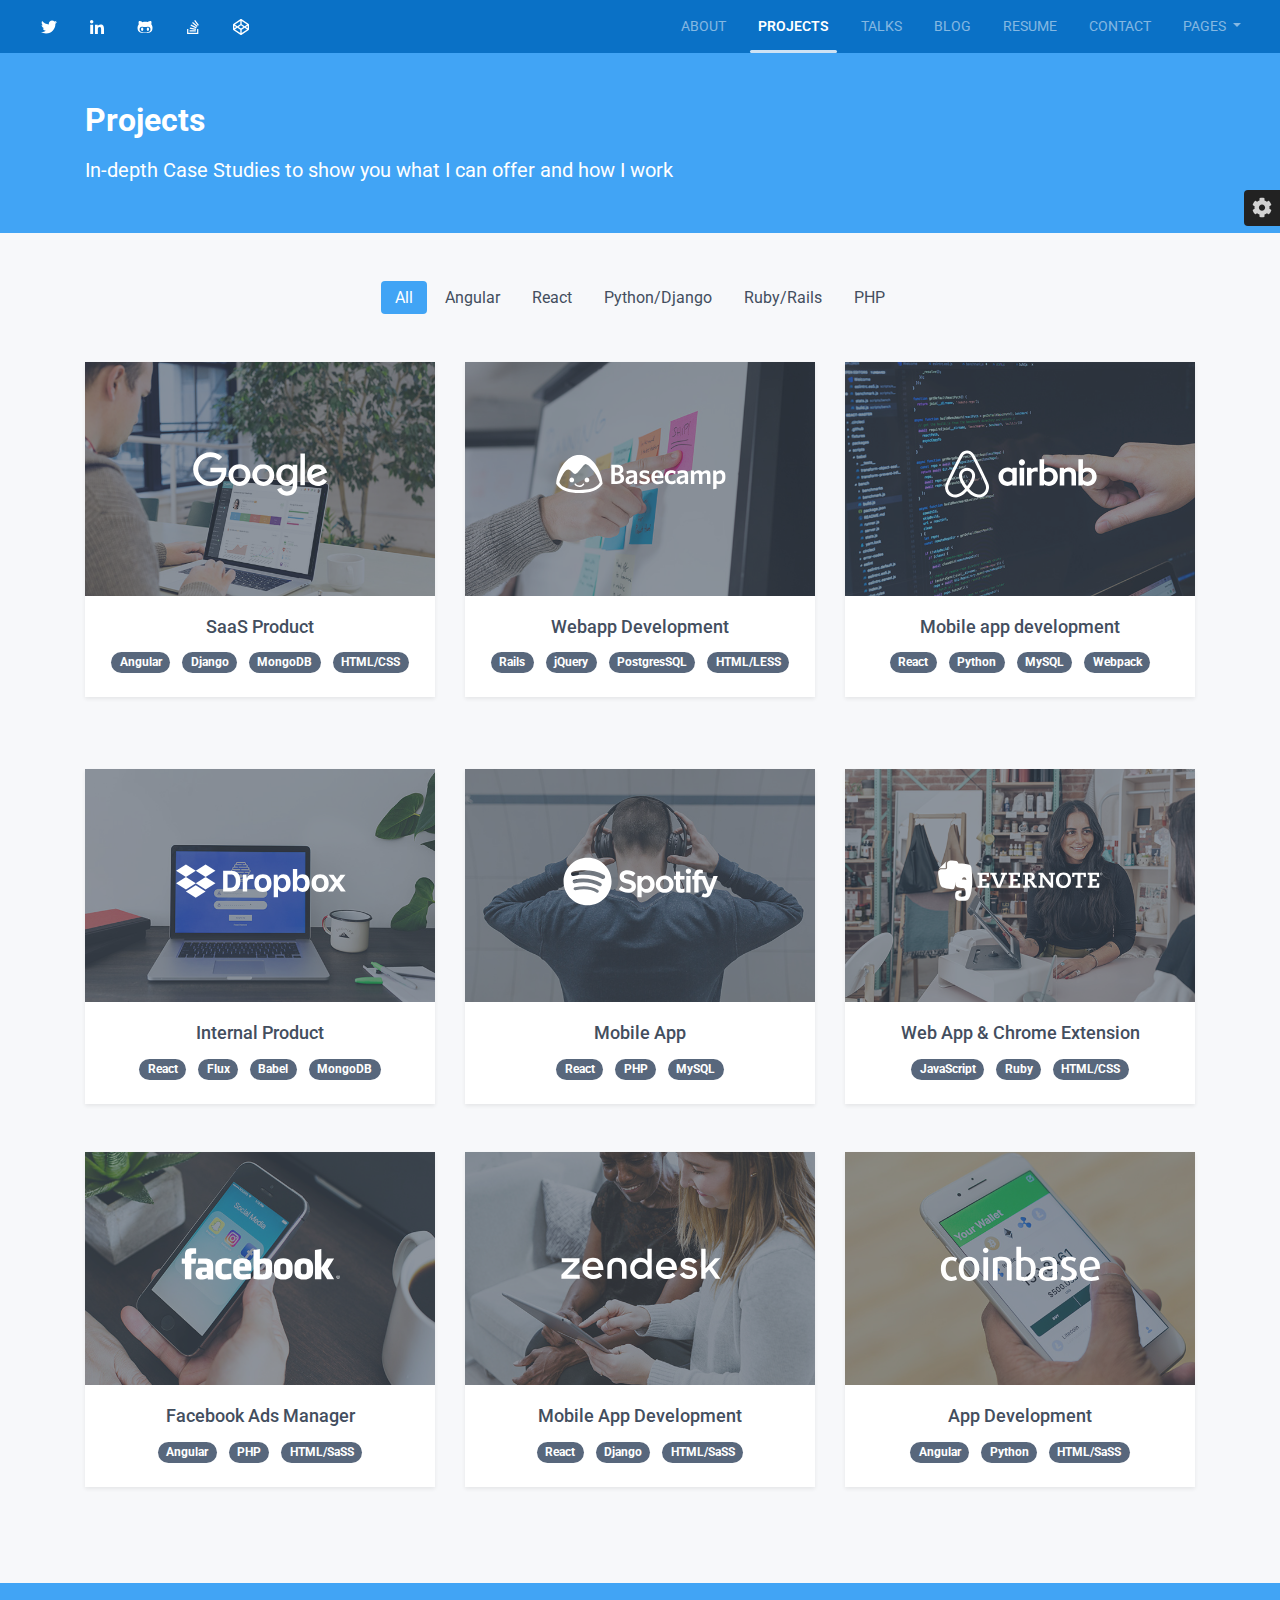
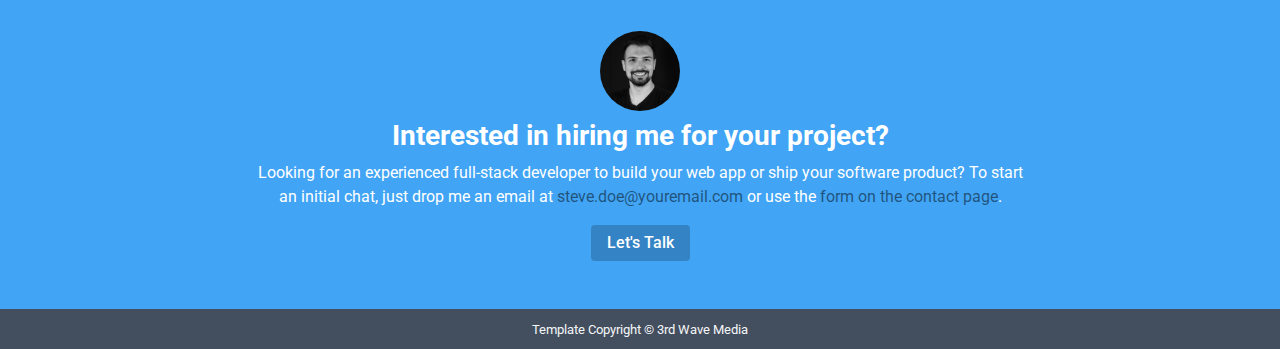
<file: projects.html>
<!DOCTYPE html>
<html lang="en"> 
<head>
    <title>Bootstrap 4 Portfolio Template For Developers</title>
    
    <!-- Meta -->
    <meta charset="utf-8">
    <meta http-equiv="X-UA-Compatible" content="IE=edge">
    <meta name="viewport" content="width=device-width, initial-scale=1.0">
    <meta name="description" content="Responsive Portfolio Template">
    <meta name="author" content="Xiaoying Riley at 3rd Wave Media">    
    <link rel="shortcut icon" href="favicon.ico"> 
    
    <!-- Google Font -->
    <link href='//fonts.googleapis.com/css?family=Roboto:400,500,400italic,300italic,300,500italic,700,700italic,900,900italic' rel='stylesheet' type='text/css'>
    
    <!-- FontAwesome JS-->
    <script type="text/javascript" src="assets/plugins/font-awesome/js/fontawesome-all.min.js"></script>
    
    
    <!-- Theme CSS -->  
    <link id="theme-style" rel="stylesheet" href="assets/css/theme-1.css">

</head> 

<body>
    
    <header class="header">
	    
        <div class="top-bar theme-bg-primary-darken">
            
            <div class="container-fluid">
            
				<nav class="navbar navbar-expand-lg navbar-dark position-relative">
					
					
					<ul class="social-list list-inline mb-0">
			            <li class="list-inline-item"><a class="text-white" href="#"><i class="fab fa-twitter fa-fw"></i></a></li>
		                <li class="list-inline-item"><a class="text-white" href="#"><i class="fab fa-linkedin-in fa-fw"></i></a></li>
		                <li class="list-inline-item"><a class="text-white" href="#"><i class="fab fa-github-alt fa-fw"></i></a></li>
		                <li class="list-inline-item"><a class="text-white" href="#"><i class="fab fa-stack-overflow fa-fw"></i></a></li>
		                <li class="list-inline-item"><a class="text-white" href="#"><i class="fab fa-codepen fa-fw"></i></a></li>
		            </ul><!--//social-list-->
					
	
					<button class="navbar-toggler" type="button" data-toggle="collapse" data-target="#navigation" aria-controls="navigation" aria-expanded="false" aria-label="Toggle navigation">
					<span class="navbar-toggler-icon"></span>
					</button>
					
					<div class="collapse navbar-collapse text-uppercase" id="navigation">
						<ul class="navbar-nav ml-lg-auto">
							<li class="nav-item mr-lg-3">
							    <a class="nav-link" href="index.html">About</a>
							</li>
							<li class="nav-item active mr-lg-3">
							   <a class="nav-link" href="projects.html">Projects <span class="sr-only">(current)</span></a>
							</li>
							<li class="nav-item mr-lg-3">
							    <a class="nav-link" href="talks.html">Talks</a>
							</li>
							<li class="nav-item mr-lg-3">
							    <a class="nav-link" href="blog.html">Blog</a>
							</li>
							<li class="nav-item mr-lg-3">
							    <a class="nav-link" href="resume.html">Resume</a>
							</li>
							<li class="nav-item mr-lg-3">
							    <a class="nav-link" href="contact.html">Contact</a>
							</li>
							<li class="nav-item dropdown mr-0">
							    <a class="nav-link dropdown-toggle" href="#" id="navigationLink" data-toggle="dropdown" aria-haspopup="true" aria-expanded="false">
							Pages
								</a>
								<div class="dropdown-menu dropdown-menu-right text-capitalize shadow-lg" aria-labelledby="navigationLink">
									<a class="dropdown-item" href="project.html">Project Case Study (1 Column)</a>
									<a class="dropdown-item" href="project-alt.html">Project Case Study (2 Columns)</a>
									<a class="dropdown-item" href="blog-post.html">Blog Post</a>
								</div>
							</li>
							
						</ul>
						<span id="slide-line"></span>
					</div>
					
					
					
				</nav>
            
            </div><!--//container-->
            
        </div><!--//top-bar-->
        
        <div class="header-intro theme-bg-primary text-white py-5">
	        <div class="container">
		        <h2 class="page-heading mb-3">Projects</h2>
		        <div class="page-heading-tagline">In-depth Case Studies to show you what I can offer and how I work</div>
		        
	        </div><!--//container-->
        </div><!--//header-intro-->
        
    </header><!--//header-->
        
    <section class="section pt-5">
        <div class="container">
	        <div class="text-center">
		        <ul id="filters" class="filters mb-5 mx-auto pl-0">
	                <li class="type active" data-filter="*">All</li>
	                <li class="type" data-filter=".angular">Angular</li>
	                <li class="type" data-filter=".react">React</li>
	                <li class="type" data-filter=".python-django">Python/Django</li>
	                <li class="type" data-filter=".ruby-rails">Ruby/Rails</li>
	                <li class="type" data-filter=".php">PHP</li>
	            </ul><!--//filters-->
	        </div>
	        
	        <div class="project-cards row mb-5 isotope">
		        <div class="isotope-item col-12 col-lg-4 angular python-django">
					<div class="card rounded-0 border-0 shadow-sm mb-5">
						<div class="card-img-container position-relative">
							<img class="card-img-top rounded-0" src="assets/images/projects/project-1-thumb.jpg" alt="">
							<div class="card-img-overlay overlay-logo text-center">
								<div class="project-logo"><img class="img-fluid w-50" src="assets/images/logos/logo-1-inverse.svg"></div>
							</div>
							<a class="card-img-overlay overlay-content text-left p-lg-4" href="project.html">
								<h5 class="card-title font-weight-bold">Client: Google</h5>
							    <p class="card-text">Project summary goes here. Lorem ipsum dolor sit amet, consectetur adipiscing elit. Quisque vel sapien quis nulla dictum euismod...</p>
							</a>
						</div>
						<div class="card-body pb-0">
							<h4 class="card-title text-truncate text-center mb-0"><a href="project.html">SaaS Product</a></h4>
						</div>
						
						<div class="card-footer border-0 text-center bg-white pb-4">
							<ul class="list-inline mb-0 mx-auto">
						        <li class="list-inline-item"><span class="badge badge-secondary badge-pill">Angular</span></li>
						        <li class="list-inline-item"><span class="badge badge-secondary badge-pill" >Django</span></li>
						        <li class="list-inline-item"><span class="badge badge-secondary badge-pill">MongoDB</span></li>
						        <li class="list-inline-item"><span class="badge badge-secondary badge-pill">HTML/CSS</span></li>
							</ul>
					    </div>
				    </div><!--//card-->
		        </div><!--//isotope-item-->
		        
		        <div class="isotope-item col-12 col-lg-4 ruby-rails">
					<div class="card rounded-0 border-0 shadow-sm mb-5">
						<div class="card-img-container position-relative">
							<img class="card-img-top rounded-0" src="assets/images/projects/project-2-thumb.jpg" alt="">
							<div class="card-img-overlay overlay-logo text-center">
								<div class="project-logo"><img class="img-fluid w-50" src="assets/images/logos/logo-2-inverse.svg"></div>
							</div>
							<a class="card-img-overlay overlay-content text-left p-lg-4" href="project.html">
								<h5 class="card-title font-weight-bold">Client: Basecamp</h5>
							    <p class="card-text">Project summary goes here. Lorem ipsum dolor sit amet, consectetur adipiscing elit. Quisque vel sapien quis nulla dictum euismod...</p>
							</a>
						</div>
						<div class="card-body pb-0">
							<h4 class="card-title text-truncate text-center mb-0"><a href="project.html">Webapp Development</a></h4>
						</div>
						
						<div class="card-footer border-0 text-center bg-white pb-4">
							<ul class="list-inline mb-0 mx-auto">
						        <li class="list-inline-item"><span class="badge badge-secondary badge-pill" >Rails</span></li>
						        <li class="list-inline-item"><span class="badge badge-secondary badge-pill">jQuery</span></li>
						        <li class="list-inline-item"><span class="badge badge-secondary badge-pill">PostgresSQL</span></li>
						        <li class="list-inline-item"><span class="badge badge-secondary badge-pill">HTML/LESS</span></li>
							</ul>
					    </div>
				    </div><!--//card-->
		        </div><!--//isotope-item-->
		        
		        <div class="isotope-item col-12 col-lg-4 react python-django">
					<div class="card rounded-0 border-0 shadow-sm mb-5">
						<div class="card-img-container position-relative">
							<img class="card-img-top rounded-0" src="assets/images/projects/project-3-thumb.jpg" alt="">
							<div class="card-img-overlay overlay-logo text-center">
								<div class="project-logo"><img class="img-fluid w-50" src="assets/images/logos/logo-3-inverse.svg"></div>
							</div>
							<a class="card-img-overlay overlay-content text-left p-lg-4" href="project.html">
								<h5 class="card-title font-weight-bold">Client: Airbnb</h5>
							    <p class="card-text">Project summary goes here. Lorem ipsum dolor sit amet, consectetur adipiscing elit. Quisque vel sapien quis nulla dictum euismod...</p>
							</a>
						</div>
						<div class="card-body pb-0">
							<h4 class="card-title text-truncate text-center mb-0"><a href="project.html">Mobile app development</a></h4>
						</div>
						
						<div class="card-footer border-0 text-center bg-white pb-4">
							<ul class="list-inline mb-0 mx-auto">
						        <li class="list-inline-item"><span class="badge badge-secondary badge-pill">React</span></li>
						        <li class="list-inline-item"><span class="badge badge-secondary badge-pill" >Python</span></li>
						        <li class="list-inline-item"><span class="badge badge-secondary badge-pill">MySQL</span></li>
						        <li class="list-inline-item"><span class="badge badge-secondary badge-pill">Webpack</span></li>
							</ul>
					    </div>
				    </div><!--//card-->
		        </div><!--//isotope-item-->
		        
		        <div class="isotope-item col-12 col-lg-4 react">
					<div class="card rounded-0 border-0 shadow-sm mb-5">
						<div class="card-img-container position-relative">
							<img class="card-img-top rounded-0" src="assets/images/projects/project-4-thumb.jpg" alt="">
							<div class="card-img-overlay overlay-logo text-center">
								<div class="project-logo"><img class="img-fluid w-50" src="assets/images/logos/logo-4-inverse.svg"></div>
							</div>
							<a class="card-img-overlay overlay-content text-left p-lg-4" href="project.html">
								<h5 class="card-title font-weight-bold">Client: Dropbox</h5>
							    <p class="card-text">Project summary goes here. Lorem ipsum dolor sit amet, consectetur adipiscing elit. Quisque vel sapien quis nulla dictum euismod...</p>
							</a>
						</div>
						<div class="card-body pb-0">
							<h4 class="card-title text-truncate text-center mb-0"><a href="project.html">Internal Product</a></h4>
						</div>
						
						<div class="card-footer border-0 text-center bg-white pb-4">
							<ul class="list-inline mb-0 mx-auto">
						        <li class="list-inline-item"><span class="badge badge-secondary badge-pill">React</span></li>
						        <li class="list-inline-item"><span class="badge badge-secondary badge-pill">Flux</span></li>
						        <li class="list-inline-item"><span class="badge badge-secondary badge-pill">Babel</span></li>
						        <li class="list-inline-item"><span class="badge badge-secondary badge-pill">MongoDB</span></li>
							</ul>
					    </div>
				    </div><!--//card-->
		        </div><!--//isotope-item-->
		        
		        <div class="isotope-item col-12 col-lg-4 react php">
					<div class="card rounded-0 border-0 shadow-sm mb-5">
						<div class="card-img-container position-relative">
							<img class="card-img-top rounded-0" src="assets/images/projects/project-5-thumb.jpg" alt="">
							<div class="card-img-overlay overlay-logo text-center">
								<div class="project-logo"><img class="img-fluid w-50" src="assets/images/logos/logo-5-inverse.svg"></div>
							</div>
							<a class="card-img-overlay overlay-content text-left p-lg-4" href="project.html">
								<h5 class="card-title font-weight-bold">Client: Spotify</h5>
							    <p class="card-text">Project summary goes here. Lorem ipsum dolor sit amet, consectetur adipiscing elit. Quisque vel sapien quis nulla dictum euismod...</p>
							</a>
						</div>
						<div class="card-body pb-0">
							<h4 class="card-title text-truncate text-center mb-0"><a href="project.html">Mobile App</a></h4>
						</div>
						
						<div class="card-footer border-0 text-center bg-white pb-4">
							<ul class="list-inline mb-0 mx-auto">
						        <li class="list-inline-item"><span class="badge badge-secondary badge-pill">React</span></li>
						        <li class="list-inline-item"><span class="badge badge-secondary badge-pill">PHP</span></li>
						        <li class="list-inline-item"><span class="badge badge-secondary badge-pill">MySQL</span></li>
							</ul>
					    </div>
				    </div><!--//card-->
		        </div><!--//isotope-item-->
		        
		        <div class="isotope-item col-12 col-lg-4 ruby-rails">
					<div class="card rounded-0 border-0 shadow-sm mb-5">
						<div class="card-img-container position-relative">
							<img class="card-img-top rounded-0" src="assets/images/projects/project-6-thumb.jpg" alt="">
							<div class="card-img-overlay overlay-logo text-center">
								<div class="project-logo"><img class="img-fluid w-50" src="assets/images/logos/logo-6-inverse.svg"></div>
							</div>
							<a class="card-img-overlay overlay-content text-left p-lg-4" href="project.html">
								<h5 class="card-title font-weight-bold">Client: Evernote</h5>
							    <p class="card-text">Project summary goes here. Lorem ipsum dolor sit amet, consectetur adipiscing elit. Quisque vel sapien quis nulla dictum euismod...</p>
							</a>
						</div>
						<div class="card-body pb-0">
							<h4 class="card-title text-truncate text-center mb-0"><a href="project.html">Web App &amp; Chrome Extension</a></h4>
						</div>
						
						<div class="card-footer border-0 text-center bg-white pb-4">
							<ul class="list-inline mb-0 mx-auto">
						        <li class="list-inline-item"><span class="badge badge-secondary badge-pill">JavaScript</span></li>
						        <li class="list-inline-item"><span class="badge badge-secondary badge-pill">Ruby</span></li>
						        <li class="list-inline-item"><span class="badge badge-secondary badge-pill">HTML/CSS</span></li>
							</ul>
					    </div>
				    </div><!--//card-->
		        </div><!--//isotope-item-->
		        
		        <div class="isotope-item col-12 col-lg-4 angular php">
					<div class="card rounded-0 border-0 shadow-sm mb-5">
						<div class="card-img-container position-relative">
							<img class="card-img-top rounded-0" src="assets/images/projects/project-7-thumb.jpg" alt="">
							<div class="card-img-overlay overlay-logo text-center">
								<div class="project-logo"><img class="img-fluid w-50" src="assets/images/logos/logo-7-inverse.svg"></div>
							</div>
							<a class="card-img-overlay overlay-content text-left p-lg-4" href="project.html">
								<h5 class="card-title font-weight-bold">Client: Facebook</h5>
							    <p class="card-text">Project summary goes here. Lorem ipsum dolor sit amet, consectetur adipiscing elit. Quisque vel sapien quis nulla dictum euismod...</p>
							</a>
						</div>
						<div class="card-body pb-0">
							<h4 class="card-title text-truncate text-center mb-0"><a href="project.html">Facebook Ads Manager</a></h4>
						</div>
						
						<div class="card-footer border-0 text-center bg-white pb-4">
							<ul class="list-inline mb-0 mx-auto">
						        <li class="list-inline-item"><span class="badge badge-secondary badge-pill">Angular</span></li>
						        <li class="list-inline-item"><span class="badge badge-secondary badge-pill">PHP</span></li>
						        <li class="list-inline-item"><span class="badge badge-secondary badge-pill">HTML/SaSS</span></li>
							</ul>
					    </div>
				    </div><!--//card-->
		        </div><!--//isotope-item-->
		        
		        <div class="isotope-item col-12 col-lg-4 react python-django">
					<div class="card rounded-0 border-0 shadow-sm mb-5">
						<div class="card-img-container position-relative">
							<img class="card-img-top rounded-0" src="assets/images/projects/project-8-thumb.jpg" alt="">
							<div class="card-img-overlay overlay-logo text-center">
								<div class="project-logo"><img class="img-fluid w-50" src="assets/images/logos/logo-8-inverse.svg"></div>
							</div>
							<a class="card-img-overlay overlay-content text-left p-lg-4" href="project.html">
								<h5 class="card-title font-weight-bold">Client: Zendesk</h5>
							    <p class="card-text">Project summary goes here. Lorem ipsum dolor sit amet, consectetur adipiscing elit. Quisque vel sapien quis nulla dictum euismod...</p>
							</a>
						</div>
						<div class="card-body pb-0">
							<h4 class="card-title text-truncate text-center mb-0"><a href="project.html">Mobile App Development</a></h4>
						</div>
						
						<div class="card-footer border-0 text-center bg-white pb-4">
							<ul class="list-inline mb-0 mx-auto">
						        <li class="list-inline-item"><span class="badge badge-secondary badge-pill">React</span></li>
						        <li class="list-inline-item"><span class="badge badge-secondary badge-pill">Django</span></li>
						        <li class="list-inline-item"><span class="badge badge-secondary badge-pill">HTML/SaSS</span></li>
							</ul>
					    </div>
				    </div><!--//card-->
		        </div><!--//isotope-item-->
		        
		        
		        <div class="isotope-item col-12 col-lg-4 angular python-django">
					<div class="card rounded-0 border-0 shadow-sm mb-5">
						<div class="card-img-container position-relative">
							<img class="card-img-top rounded-0" src="assets/images/projects/project-9-thumb.jpg" alt="">
							<div class="card-img-overlay overlay-logo text-center">
								<div class="project-logo"><img class="img-fluid w-50" src="assets/images/logos/logo-9-inverse.svg"></div>
							</div>
							<a class="card-img-overlay overlay-content text-left p-lg-4" href="project.html">
								<h5 class="card-title font-weight-bold">Client: Coinbase</h5>
							    <p class="card-text">Project summary goes here. Lorem ipsum dolor sit amet, consectetur adipiscing elit. Quisque vel sapien quis nulla dictum euismod...</p>
							</a>
						</div>
						<div class="card-body pb-0">
							<h4 class="card-title text-truncate text-center mb-0"><a href="project.html">App Development</a></h4>
						</div>
						
						<div class="card-footer border-0 text-center bg-white pb-4">
							<ul class="list-inline mb-0 mx-auto">
						        <li class="list-inline-item"><span class="badge badge-secondary badge-pill">Angular</span></li>
						        <li class="list-inline-item"><span class="badge badge-secondary badge-pill">Python</span></li>
						        <li class="list-inline-item"><span class="badge badge-secondary badge-pill">HTML/SaSS</span></li>
							</ul>
					    </div>
				    </div><!--//card-->
		        </div><!--//isotope-item-->
			    
	        </div><!--//row-->

        </div><!--//container-->
    </section><!--//section-->
    
        
	<section class="section py-5 bg-primary text-white">
		<div class="container">
			<div class="text-center">
			    <img class="profile-small d-inline-block mx-auto rounded-circle mb-2" src="assets/images/profile.jpg" alt="">
		    </div>
		    <h3 class="section-title font-weight-bold text-center mb-2">Interested in hiring me for your project?</h3>
		    <div class="section-intro mx-auto text-center mb-3">
			    Looking for an experienced full-stack developer to build your web app or ship your software product? To start an initial chat, just drop me an email at <a class="link-on-bg" href="#">steve.doe@youremail.com</a> or use the <a class="link-on-bg" href="contact.html">form on the contact page</a>.
		    </div>
		    <div class="text-center">
		        <a class="theme-btn-on-bg btn" href="contact.html">Let's Talk</a>
		    </div>
		</div><!--//container-->
	</section>
    
    <footer class="footer text-light text-center py-2">
	    <small class="copyright">Template Copyright &copy; <a class="text-light" href="https://themes.3rdwavemedia.com/" target="_blank">3rd Wave Media</a></small>
    </footer>
    
    
    <!-- *****CONFIGURE STYLE (REMOVE ON YOUR PRODUCTION SITE)****** -->  
    <div id="config-panel" class="config-panel d-none d-lg-block">
        <div class="panel-inner">
            <a id="config-trigger" class="config-trigger config-panel-hide text-center" href="#"><i class="fas fa-cog mx-auto" data-fa-transform="down-6" ></i></a>
            <h5 class="panel-title">Choose Colour</h5>
            <ul id="color-options" class="list-inline mb-0">
                <li class="theme-1 active list-inline-item"><a data-style="assets/css/theme-1.css" data-chart="#00BCD4" href="#"></a></li>
                <li class="theme-2  list-inline-item"><a data-style="assets/css/theme-2.css" href="#"></a></li>
                <li class="theme-3  list-inline-item"><a data-style="assets/css/theme-3.css" href="#"></a></li>
                <li class="theme-4  list-inline-item"><a data-style="assets/css/theme-4.css" href="#"></a></li>
                <li class="theme-5  list-inline-item"><a data-style="assets/css/theme-5.css" href="#"></a></li>
                <li class="theme-6  list-inline-item"><a data-style="assets/css/theme-6.css" href="#"></a></li>
                <li class="theme-7  list-inline-item"><a data-style="assets/css/theme-7.css" href="#"></a></li>
                <li class="theme-8  list-inline-item"><a data-style="assets/css/theme-8.css" href="#"></a></li>
                <li class="theme-9  list-inline-item"><a data-style="assets/css/theme-9.css" href="#"></a></li>
                <li class="theme-10  list-inline-item"><a data-style="assets/css/theme-10.css" href="#"></a></li>
                <li class="theme-11  list-inline-item"><a data-style="assets/css/theme-11.css" href="#"></a></li>
                <li class="theme-12  list-inline-item"><a data-style="assets/css/theme-12.css" href="#"></a></li>
            </ul>
            <a id="config-close" class="close" href="#"><i class="fa fa-times-circle"></i></a>
        </div><!--//panel-inner-->
    </div><!--//configure-panel-->

       
    <!-- Javascript -->          
    <script type="text/javascript" src="assets/plugins/jquery-3.7.1.min.js"></script>
    <script type="text/javascript" src="assets/plugins/popper.min.js"></script> 
    <script type="text/javascript" src="assets/plugins/bootstrap/js/bootstrap.min.js"></script>  
    <script type="text/javascript" src="assets/plugins/back-to-top.js"></script>    
    
    
    <!--Page Specific JS -->
    <script type="text/javascript" src="assets/plugins/imagesloaded.pkgd.min.js"></script> 
    <script type="text/javascript" src="assets/plugins/isotope.pkgd.min.js"></script> 

    <!-- Custom JS -->
    <script type="text/javascript" src="assets/js/main.js"></script>
    <script type="text/javascript" src="assets/js/isotope-custom.js"></script>
    
    <!-- Style Switcher (REMOVE ON YOUR PRODUCTION SITE) -->
    <script src="assets/js/demo/style-switcher.js"></script>     
    

</body>
</html>
</file>
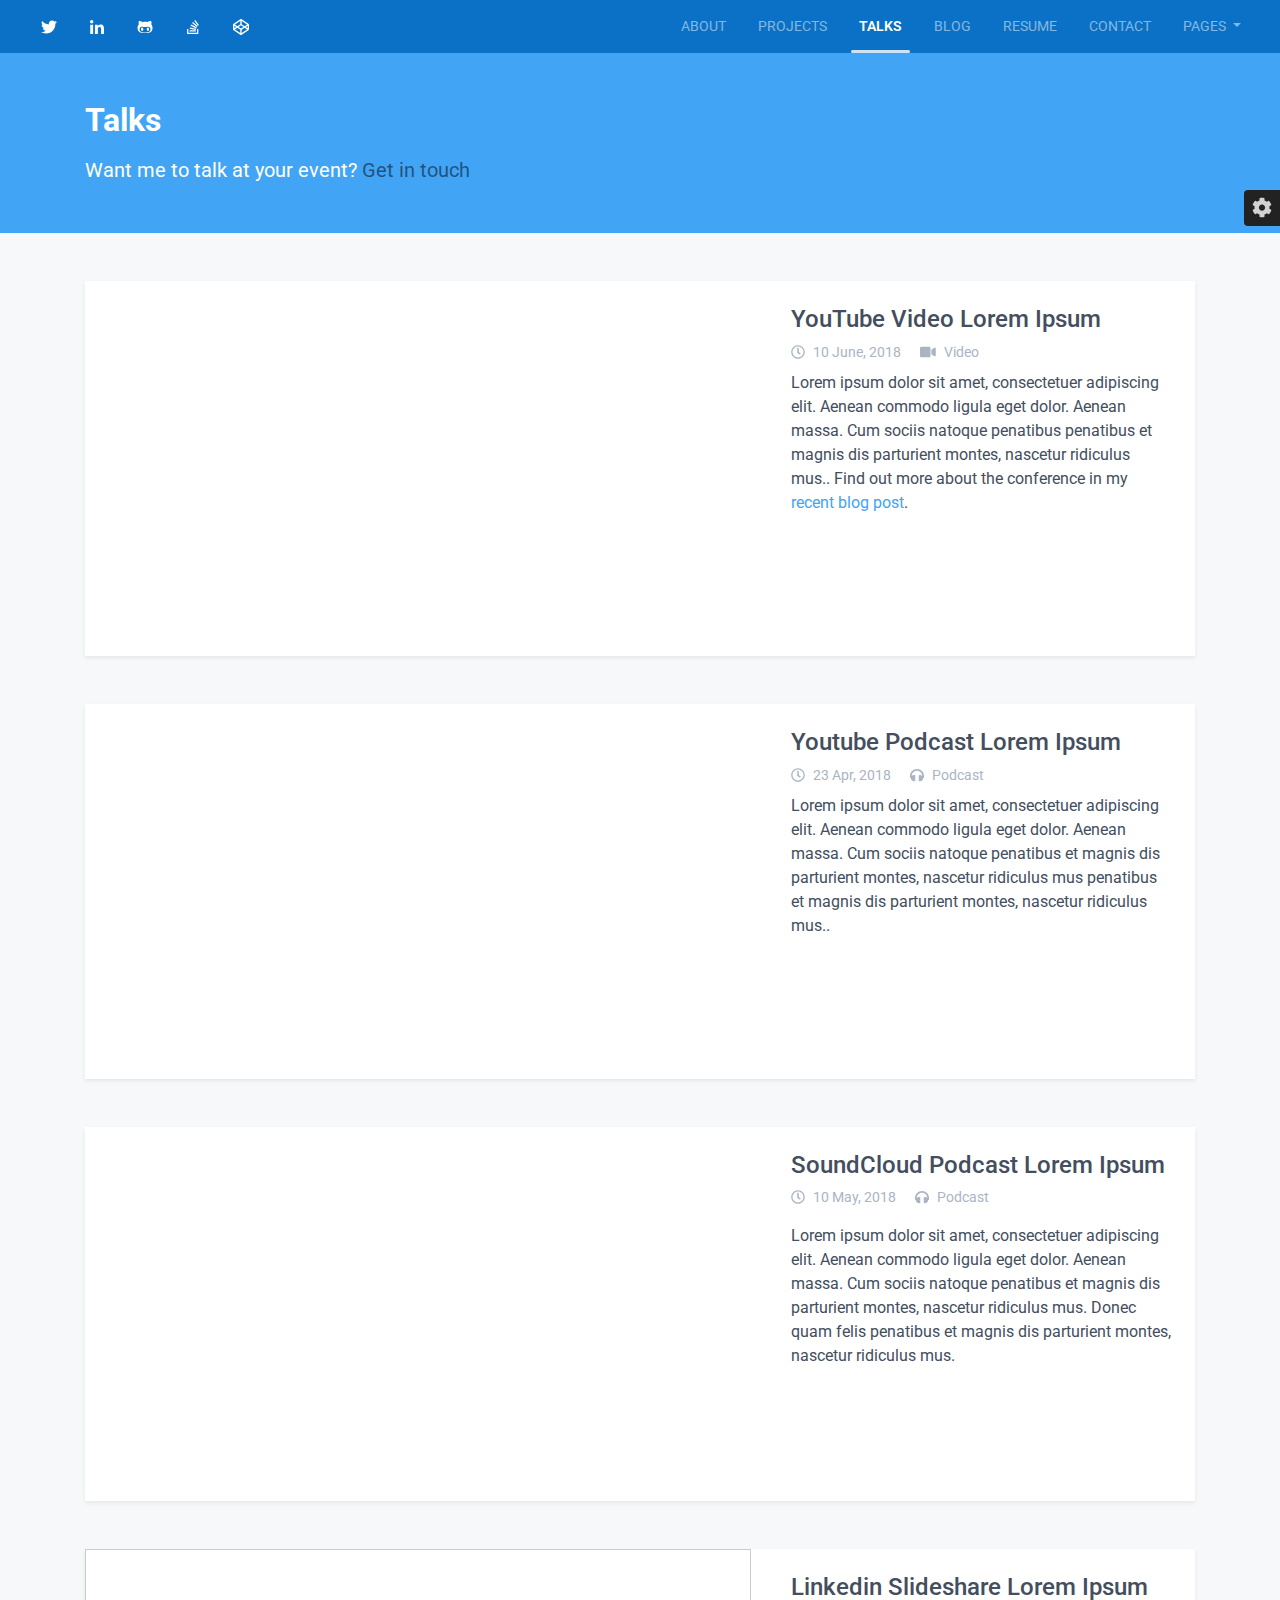
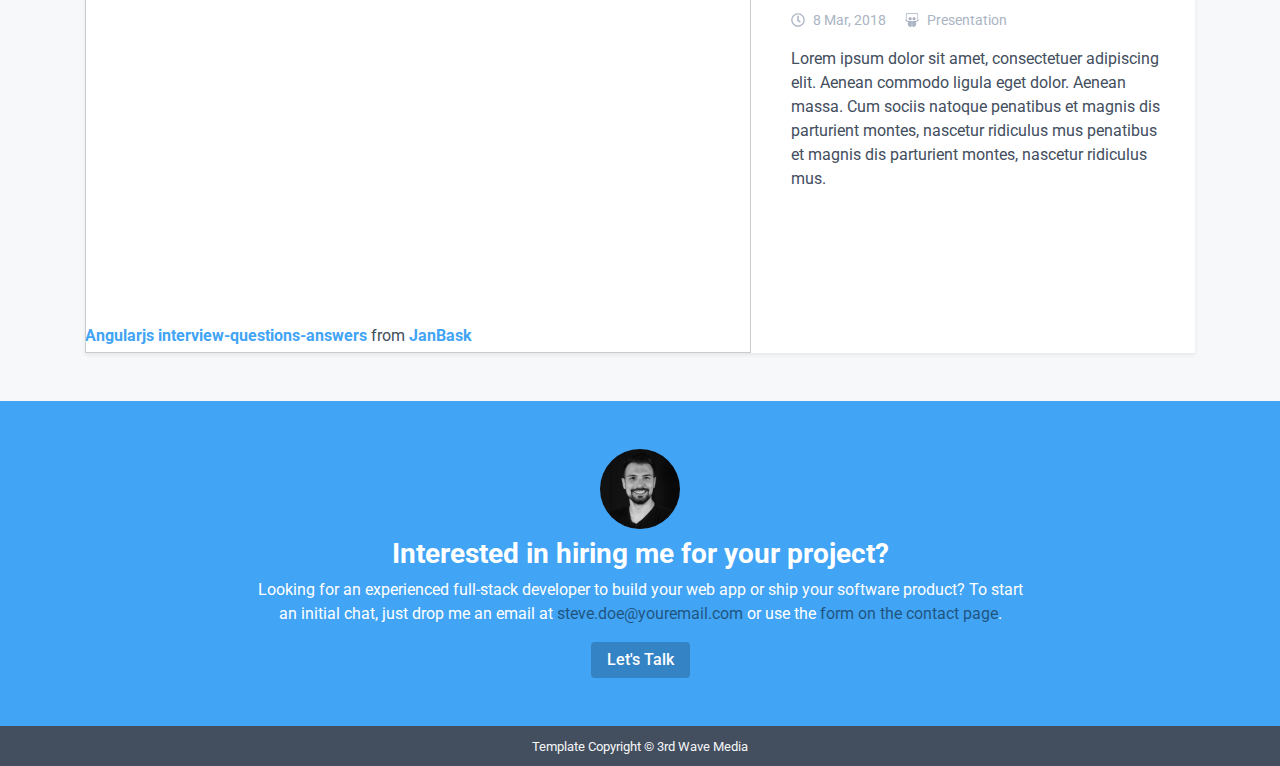
<file: talks.html>
<!DOCTYPE html>
<html lang="en"> 
<head>
    <title>Bootstrap 4 Portfolio Template For Developers</title>
    
    <!-- Meta -->
    <meta charset="utf-8">
    <meta http-equiv="X-UA-Compatible" content="IE=edge">
    <meta name="viewport" content="width=device-width, initial-scale=1.0">
    <meta name="description" content="Responsive Portfolio Template">
    <meta name="author" content="Xiaoying Riley at 3rd Wave Media">    
    <link rel="shortcut icon" href="favicon.ico"> 
    
    <!-- Google Font -->
    <link href='//fonts.googleapis.com/css?family=Roboto:400,500,400italic,300italic,300,500italic,700,700italic,900,900italic' rel='stylesheet' type='text/css'>
    
    <!-- FontAwesome JS-->
    <script type="text/javascript" src="assets/plugins/font-awesome/js/fontawesome-all.min.js"></script>
    
    
    <!-- Theme CSS -->  
    <link id="theme-style" rel="stylesheet" href="assets/css/theme-1.css">

</head> 

<body>
    
    <header class="header">
	    
        <div class="top-bar theme-bg-primary-darken">
            
            <div class="container-fluid">
            
				<nav class="navbar navbar-expand-lg navbar-dark position-relative">
					
					
					<ul class="social-list list-inline mb-0">
			            <li class="list-inline-item"><a class="text-white" href="#"><i class="fab fa-twitter fa-fw"></i></a></li>
		                <li class="list-inline-item"><a class="text-white" href="#"><i class="fab fa-linkedin-in fa-fw"></i></a></li>
		                <li class="list-inline-item"><a class="text-white" href="#"><i class="fab fa-github-alt fa-fw"></i></a></li>
		                <li class="list-inline-item"><a class="text-white" href="#"><i class="fab fa-stack-overflow fa-fw"></i></a></li>
		                <li class="list-inline-item"><a class="text-white" href="#"><i class="fab fa-codepen fa-fw"></i></a></li>
		            </ul><!--//social-list-->
					
	
					<button class="navbar-toggler" type="button" data-toggle="collapse" data-target="#navigation" aria-controls="navigation" aria-expanded="false" aria-label="Toggle navigation">
					<span class="navbar-toggler-icon"></span>
					</button>
					
					<div class="collapse navbar-collapse text-uppercase" id="navigation">
						<ul class="navbar-nav ml-lg-auto">
							<li class="nav-item mr-lg-3">
							    <a class="nav-link" href="index.html">About</a>
							</li>
							<li class="nav-item mr-lg-3">
							   <a class="nav-link" href="projects.html">Projects </a>
							</li>
							<li class="nav-item active mr-lg-3">
							    <a class="nav-link" href="talks.html">Talks <span class="sr-only">(current)</span></a>
							</li>
							<li class="nav-item mr-lg-3">
							    <a class="nav-link" href="blog.html">Blog</a>
							</li>
							<li class="nav-item mr-lg-3">
							    <a class="nav-link" href="resume.html">Resume</a>
							</li>
							<li class="nav-item mr-lg-3">
							    <a class="nav-link" href="contact.html">Contact</a>
							</li>
							<li class="nav-item dropdown mr-0">
							    <a class="nav-link dropdown-toggle" href="#" id="navigationLink" data-toggle="dropdown" aria-haspopup="true" aria-expanded="false">
							Pages
								</a>
								<div class="dropdown-menu dropdown-menu-right text-capitalize shadow-lg" aria-labelledby="navigationLink">
									<a class="dropdown-item" href="project.html">Project Case Study (1 Column)</a>
									<a class="dropdown-item" href="project-alt.html">Project Case Study (2 Columns)</a>
									<a class="dropdown-item" href="blog-post.html">Blog Post</a>
								</div>
							</li>
							
						</ul>
						<span id="slide-line"></span>
					</div>
					
					
					
				</nav>
            
            </div><!--//container-->
            
        </div><!--//top-bar-->
        
        <div class="header-intro theme-bg-primary text-white py-5">
	        <div class="container">
		        <h2 class="page-heading mb-3">Talks</h2>
		        <div class="page-heading-tagline">Want me to talk at your event? <br class="d-md-none"> <a class="link-on-bg" href="contact.html">Get in touch</a></div>
		        
	        </div><!--//container-->
        </div><!--//header-intro-->
        
    </header><!--//header-->
        
    <section class="section pt-5">
        <div class="container">
	        
	        <div class="media mb-5 flex-column flex-lg-row bg-white shadow-sm">
		        <div class="talk-media-holder embed-responsive embed-responsive-16by9 mr-md-3">
		            <iframe class="embed-responsive-item"  width="560" height="315" src="https://www.youtube.com/embed/RS36gBEp8OI?rel=0" frameborder="0" allow="autoplay; encrypted-media" allowfullscreen></iframe>
		        </div>
		        
		        <div class="media-body p-4">
		        <h4>YouTube Video Lorem Ipsum</h4>
			        <ul class="talk-meta list-inline mb-2">
				        <li class="list-inline-item mr-3"><i class="far fa-clock mr-2"></i>10 June, 2018</li>
				        <li class="list-inline-item"><i class="fas fa-video mr-2"></i>Video</li>
			        </ul>
			        <div class="talk-content">
				        <p>Lorem ipsum dolor sit amet, consectetuer adipiscing elit. Aenean commodo ligula eget dolor. Aenean massa. Cum sociis natoque penatibus penatibus et magnis dis parturient montes, nascetur ridiculus mus.. Find out more about the conference in my <a href="blog-post.html">recent blog post</a>.</p>
				        
			        </div>
		        </div>
	        </div><!--//media-->   
	        
	        <div class="media mb-5 flex-column flex-lg-row bg-white shadow-sm">
		        <div class="talk-media-holder embed-responsive embed-responsive-16by9 mr-md-3">
		            <iframe class="embed-responsive-item" width="560" height="315" src="https://www.youtube.com/embed/aCZBC5rvT6Q?rel=0" frameborder="0" allow="autoplay; encrypted-media" allowfullscreen></iframe>
		        </div>
		        
		        <div class="media-body p-4">
			        <h4>Youtube Podcast Lorem Ipsum</h4>
			        <ul class="talk-meta list-inline mb-2">
				        <li class="list-inline-item mr-3"><i class="far fa-clock mr-2"></i>23 Apr, 2018</li>
				        <li class="list-inline-item"><i class="fas fa-headphones mr-2"></i>Podcast</li>
			        </ul>
			        <div class="talk-content">
				        Lorem ipsum dolor sit amet, consectetuer adipiscing elit. Aenean commodo ligula eget dolor. Aenean massa. Cum sociis natoque penatibus et magnis dis parturient montes, nascetur ridiculus mus penatibus et magnis dis parturient montes, nascetur ridiculus mus..
			        </div>
		        </div>
	        </div><!--//media-->  
	        
	        <div class="media mb-5 flex-column flex-lg-row bg-white shadow-sm">
		        <div class="talk-media-holder embed-responsive embed-responsive-16by9 mr-md-3">
		            <iframe class="embed-responsive-item" width="100%" height="300" scrolling="no" frameborder="no" allow="autoplay" src="https://w.soundcloud.com/player/?url=https%3A//api.soundcloud.com/tracks/361052930&color=%23ff5500&auto_play=false&hide_related=false&show_comments=true&show_user=true&show_reposts=false&show_teaser=true&visual=true"></iframe>
		        </div>
		        
		        <div class="media-body p-4">
			        <h4>SoundCloud Podcast Lorem Ipsum</h4>
			        <ul class="talk-meta list-inline">
				        <li class="list-inline-item mr-3"><i class="far fa-clock mr-2"></i>10 May, 2018</li>
				        <li class="list-inline-item"><i class="fas fa-headphones mr-2"></i>Podcast</li>
			        </ul>
			        <div class="talk-content">
				        Lorem ipsum dolor sit amet, consectetuer adipiscing elit. Aenean commodo ligula eget dolor. Aenean massa. Cum sociis natoque penatibus et magnis dis parturient montes, nascetur ridiculus mus. Donec quam felis penatibus et magnis dis parturient montes, nascetur ridiculus mus.
			        </div>
		        </div>
	        </div><!--//media--> 
	        
	        <div class="media mb-5 flex-column flex-lg-row bg-white shadow-sm">
		        <div class="talk-media-holder embed-responsive embed-responsive-16by9 mr-md-3">
		            <iframe class="embed-responsive-item" src="//www.slideshare.net/slideshow/embed_code/key/i1NNG6ccfL0c3S" width="595" height="485" frameborder="0" marginwidth="0" marginheight="0" scrolling="no" style="border:1px solid #CCC; border-width:1px; margin-bottom:5px; max-width: 100%;" allowfullscreen> </iframe> <div style="margin-bottom:5px"> <strong> <a href="//www.slideshare.net/JanBaskDigitalDesign/angularjs-interviewquestionsanswers" title="Angularjs interview-questions-answers" target="_blank">Angularjs interview-questions-answers</a> </strong> from <strong><a href="https://www.slideshare.net/JanBaskDigitalDesign" target="_blank">JanBask </a></strong> </div>
		        </div>
		        
		        <div class="media-body p-4">
			        <h4>Linkedin Slideshare Lorem Ipsum</h4>
			        <ul class="talk-meta list-inline">
				        <li class="list-inline-item mr-3"><i class="far fa-clock mr-2"></i>8 Mar, 2018</li>
				        <li class="list-inline-item"><i class="fab fa-slideshare mr-2"></i>Presentation</li>
			        </ul>
			        <div class="talk-content">
				        Lorem ipsum dolor sit amet, consectetuer adipiscing elit. Aenean commodo ligula eget dolor. Aenean massa. Cum sociis natoque penatibus et magnis dis parturient montes, nascetur ridiculus mus penatibus et magnis dis parturient montes, nascetur ridiculus mus.
			        </div>
		        </div>
	        </div><!--//media--> 
	        
	        
	        

        </div><!--//container-->
    </section><!--//section-->
    
        
	<section class="section py-5 bg-primary text-white">
		<div class="container">
			<div class="text-center">
			    <img class="profile-small d-inline-block mx-auto rounded-circle mb-2" src="assets/images/profile.jpg" alt="">
		    </div>
		    <h3 class="section-title font-weight-bold text-center mb-2">Interested in hiring me for your project?</h3>
		    <div class="section-intro mx-auto text-center mb-3">
			    Looking for an experienced full-stack developer to build your web app or ship your software product? To start an initial chat, just drop me an email at <a class="link-on-bg" href="#">steve.doe@youremail.com</a> or use the <a class="link-on-bg" href="contact.html">form on the contact page</a>.
		    </div>
		    <div class="text-center">
		        <a class="theme-btn-on-bg btn" href="contact.html">Let's Talk</a>
		    </div>
		</div><!--//container-->
	</section>
    
    <footer class="footer text-light text-center py-2">
	    <small class="copyright">Template Copyright &copy; <a class="text-light" href="https://themes.3rdwavemedia.com/" target="_blank">3rd Wave Media</a></small>
    </footer>
    
    
    <!-- *****CONFIGURE STYLE (REMOVE ON YOUR PRODUCTION SITE)****** -->  
    <div id="config-panel" class="config-panel d-none d-lg-block">
        <div class="panel-inner">
            <a id="config-trigger" class="config-trigger config-panel-hide text-center" href="#"><i class="fas fa-cog mx-auto" data-fa-transform="down-6" ></i></a>
            <h5 class="panel-title">Choose Colour</h5>
            <ul id="color-options" class="list-inline mb-0">
                <li class="theme-1 active list-inline-item"><a data-style="assets/css/theme-1.css" data-chart="#00BCD4" href="#"></a></li>
                <li class="theme-2  list-inline-item"><a data-style="assets/css/theme-2.css" href="#"></a></li>
                <li class="theme-3  list-inline-item"><a data-style="assets/css/theme-3.css" href="#"></a></li>
                <li class="theme-4  list-inline-item"><a data-style="assets/css/theme-4.css" href="#"></a></li>
                <li class="theme-5  list-inline-item"><a data-style="assets/css/theme-5.css" href="#"></a></li>
                <li class="theme-6  list-inline-item"><a data-style="assets/css/theme-6.css" href="#"></a></li>
                <li class="theme-7  list-inline-item"><a data-style="assets/css/theme-7.css" href="#"></a></li>
                <li class="theme-8  list-inline-item"><a data-style="assets/css/theme-8.css" href="#"></a></li>
                <li class="theme-9  list-inline-item"><a data-style="assets/css/theme-9.css" href="#"></a></li>
                <li class="theme-10  list-inline-item"><a data-style="assets/css/theme-10.css" href="#"></a></li>
                <li class="theme-11  list-inline-item"><a data-style="assets/css/theme-11.css" href="#"></a></li>
                <li class="theme-12  list-inline-item"><a data-style="assets/css/theme-12.css" href="#"></a></li>
            </ul>
            <a id="config-close" class="close" href="#"><i class="fa fa-times-circle"></i></a>
        </div><!--//panel-inner-->
    </div><!--//configure-panel-->
       
    <!-- Javascript -->          
    <script type="text/javascript" src="assets/plugins/jquery-3.7.1.min.js"></script>
    <script type="text/javascript" src="assets/plugins/popper.min.js"></script> 
    <script type="text/javascript" src="assets/plugins/bootstrap/js/bootstrap.min.js"></script>  
    <script type="text/javascript" src="assets/plugins/back-to-top.js"></script>    
    
    
    <!--Page Specific JS -->
    <script type="text/javascript" src="assets/plugins/imagesloaded.pkgd.min.js"></script> 
    <script type="text/javascript" src="assets/plugins/isotope.pkgd.min.js"></script> 

    <!-- Custom JS -->
    <script type="text/javascript" src="assets/js/main.js"></script>
    <script type="text/javascript" src="assets/js/isotope-custom.js"></script>
    
    <!-- Style Switcher (REMOVE ON YOUR PRODUCTION SITE) -->
    <script src="assets/js/demo/style-switcher.js"></script>     
    

</body>
</html>
</file>
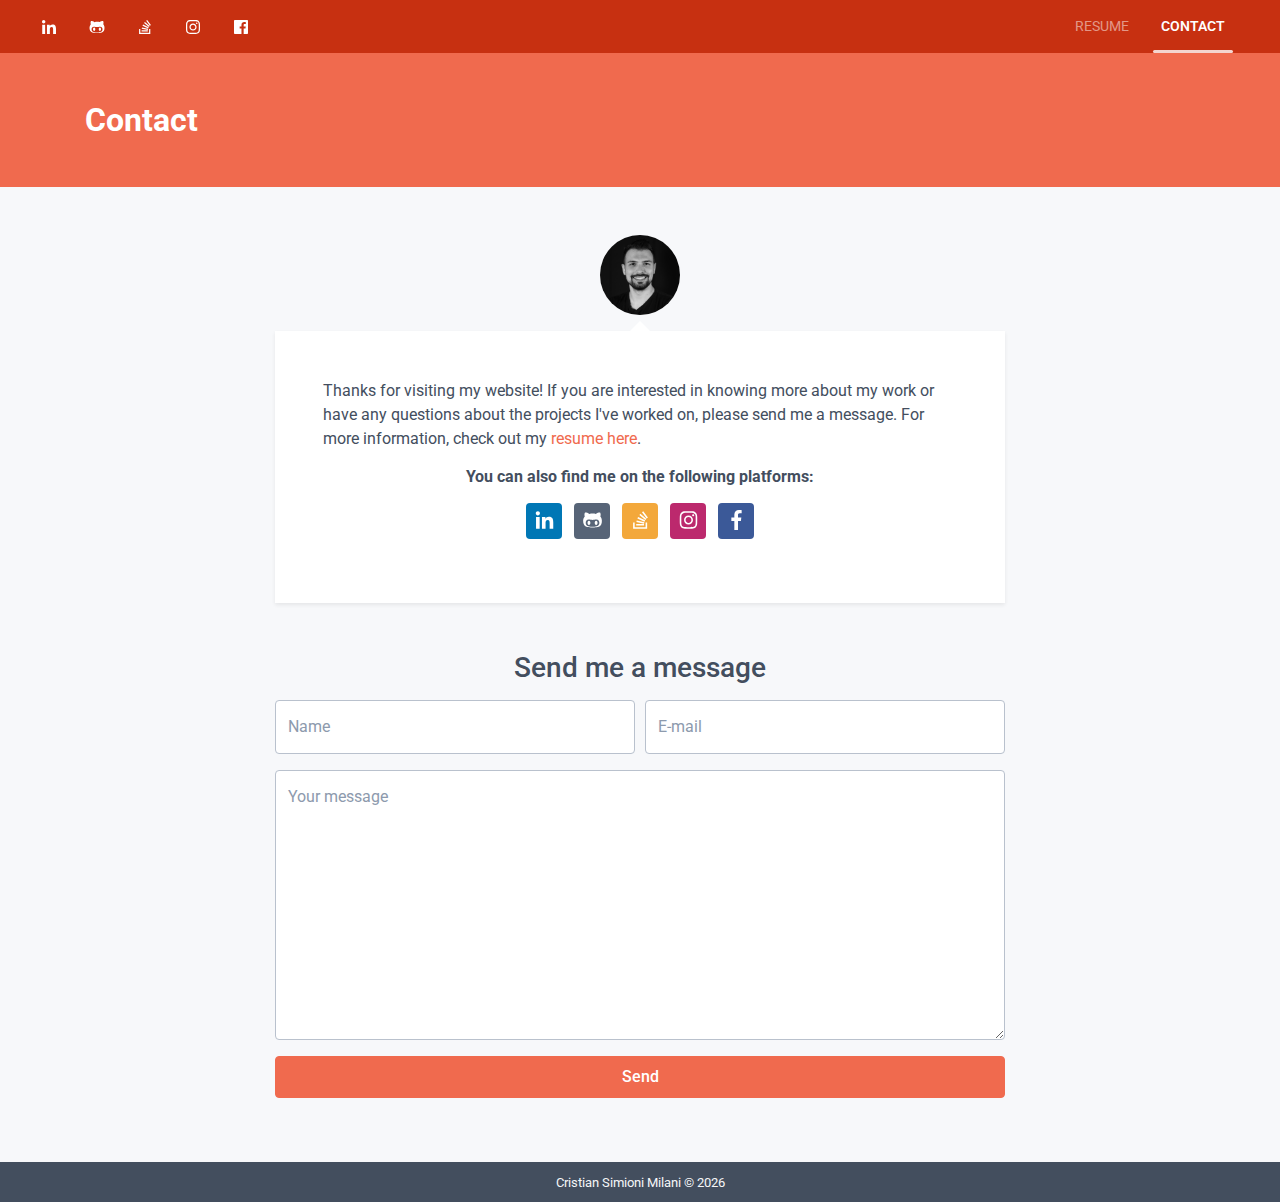
<file: en/contact.html>
<!DOCTYPE html>
<html lang="en"> 
<head>
    <title>Cristian Simioni Milani</title>
    
    <!-- Meta -->
    <meta charset="utf-8">
    <meta http-equiv="X-UA-Compatible" content="IE=edge">
    <meta name="viewport" content="width=device-width, initial-scale=1.0">
    <meta name="description" content="Cristian Simioni's website">
    <meta name="author" content="Cristian Simioni Milani">    
    <link rel="shortcut icon" href="favicon.ico">
    
    <!-- Google Font -->
    <link href='//fonts.googleapis.com/css?family=Roboto:400,500,400italic,300italic,300,500italic,700,700italic,900,900italic' rel='stylesheet' type='text/css'>
    
    <!-- FontAwesome JS-->
    <script type="text/javascript" src="../assets/plugins/font-awesome/js/fontawesome-all.min.js"></script>

    <!-- Theme CSS -->  
    <link id="theme-style" rel="stylesheet" href="../assets/css/theme-12.css">
</head> 

<body>

    <header class="header">
        <div class="top-bar theme-bg-primary-darken">
            <div class="container-fluid">
				<nav class="navbar navbar-expand-lg navbar-dark position-relative">
					<ul class="social-list list-inline mb-0">
		                <li class="list-inline-item"><a class="text-white" href="https://www.linkedin.com/in/cristiansimioni/" target="_blank"><i class="fab fa-linkedin-in fa-fw"></i></a></li>
		                <li class="list-inline-item"><a class="text-white" href="https://github.com/cristiansimioni/" target="_blank"><i class="fab fa-github-alt fa-fw"></i></a></li>
		                <li class="list-inline-item"><a class="text-white" href="https://stackoverflow.com/users/4105951/cristian-simioni-milani?tab=profile" target="_blank"><i class="fab fa-stack-overflow fa-fw"></i></a></li>
						<li class="list-inline-item"><a class="text-white" href="https://www.instagram.com/cristiansimioni/" target="_blank"><i class="fab fa-instagram fa-fw"></i></a></li>
						<li class="list-inline-item"><a class="text-white" href="https://www.facebook.com/cristiansimioni" target="_blank"><i class="fab fa-facebook fa-fw"></i></a></li>
		            </ul><!--//social-list-->
					<button class="navbar-toggler" type="button" data-toggle="collapse" data-target="#navigation" aria-controls="navigation" aria-expanded="false" aria-label="Toggle navigation">
					<span class="navbar-toggler-icon"></span>
					</button>
					<div class="collapse navbar-collapse text-uppercase" id="navigation">
						<ul class="navbar-nav ml-lg-auto">
							<li class="nav-item mr-lg-3">
							    <a class="nav-link" href="index.html">Resume <span class="sr-only">(current)</span></a>
							</li>
							<li class="nav-item active mr-lg-3">
							    <a class="nav-link" href="contact.html">Contact</a>
							</li>
						</ul>
						<span id="slide-line"></span>
					</div>
				</nav>
            </div><!--//container-->
        </div><!--//top-bar-->
        <div class="header-intro theme-bg-primary text-white py-5">
	        <div class="container">
		        <h2 class="page-heading mb-0">Contact</h2>
		        
	        </div><!--//container-->
        </div><!--//header-intro-->
    </header><!--//header-->
        
    <section class="section py-5">
        <div class="container">
            <div class="row">
		        <div class="contact-intro col-lg-8 mx-lg-auto mb-5 text-center">
			        <img class="profile-small d-inline-block mx-auto rounded-circle mb-3" src="../assets/images/profile.jpg" alt="">
			        <div class="speech-bubble bg-white p-4 p-lg-5 shadow-sm">
				        <p class="text-left mb-3">Thanks for visiting my website! If you are interested in knowing more about my work or have any questions about the projects I've worked on, please send me a message. For more information, check out my <a href="index.html">resume here</a>.</p>
				        <h6 class="font-weight-bold text-center mb-3">You can also find me on the following platforms:</h6>
				        <ul class="social-list-color list-inline mb-0">
			                <li class="list-inline-item mb-3"><a class="linkedin" href="https://www.linkedin.com/in/cristiansimioni/" target="_blank"><i class="fab fa-linkedin-in fa-fw"></i></a></li>
			                <li class="list-inline-item mb-3"><a class="github" href="https://github.com/cristiansimioni/" target="_blank"><i class="fab fa-github-alt fa-fw"></i></a></li>
			                <li class="list-inline-item mb-3"><a class="stack-overflow" href="https://stackoverflow.com/users/4105951/cristian-simioni-milani?tab=profile" target="_blank"><i class="fab fa-stack-overflow fa-fw"></i></a></li>
							<li class="list-inline-item mb-3"><a class="instagram" href="https://www.instagram.com/cristiansimioni/" target="_blank"><i class="fab fa-instagram fa-fw"></i></a></li>
							<li class="list-inline-item mb-3"><a class="facebook" href="https://www.facebook.com/cristiansimioni" target="_blank"><i class="fab fa-facebook-f fa-fw"></i></a></li>
			            </ul><!--//social-list-->
			        </div>   
		        </div><!--//contact-intro-->
		        <form id="contact-form" class="contact-form col-lg-8 mx-lg-auto" method="post" action="https://formspree.io/xdogzgnz">
			        <h3 class="text-center mb-3">Send me a message</h3>
			        <div class="form-row">                                                           
		                <div class="form-group col-md-6">
		                    <label class="sr-only" for="cname">Name</label>
		                    <input type="text" class="form-control" id="cname" name="name" placeholder="Name" minlength="2" required="" aria-required="true">
		                </div>                    
		                <div class="form-group col-md-6">
		                    <label class="sr-only" for="cemail">Email</label>
		                    <input type="email" class="form-control" id="cemail" name="_replyto" placeholder="E-mail" required="" aria-required="true">
		                </div>
		                <div class="form-group col-12">
		                    <label class="sr-only" for="cmessage">Your message</label>
		                    <textarea class="form-control" id="cmessage" name="message" placeholder="Your message" rows="10" required="" aria-required="true"></textarea>
		                </div>
		                 <div class="form-group col-12">
		                    <button type="submit" class="btn btn-block btn-primary py-2">Send</button>
		                </div>                           
		            </div><!--//form-row-->
		        </form>   
            </div><!--//row-->
        </div><!--//container-->
    </section><!--//section-->
    
    <footer class="footer text-light text-center py-2">
	    <small class="copyright">Cristian Simioni Milani &copy; <script>document.write(new Date().getFullYear())</script></small>
    </footer>
       
    <!-- Javascript -->          
    <script type="text/javascript" src="../assets/plugins/jquery-3.7.1.min.js"></script>
    <script type="text/javascript" src="../assets/plugins/popper.min.js"></script> 
    <script type="text/javascript" src="../assets/plugins/bootstrap/js/bootstrap.min.js"></script>  
    <script type="text/javascript" src="../assets/plugins/back-to-top.js"></script>    
    
    <!--Page Specific JS -->
    <script type="text/javascript" src="../assets/plugins/jquery-validation/jquery.validate.min.js"></script> 

    <!-- Custom JS -->
    <script type="text/javascript" src="../assets/js/main.js"></script>
	<script type="text/javascript" src="../assets/js/form.js"></script>
	
</body>
</html>
</file>
<file: assets/plugins/highlight/styles/atom-one-dark.css>
/*

Atom One Dark by Daniel Gamage
Original One Dark Syntax theme from https://github.com/atom/one-dark-syntax

base:    #282c34
mono-1:  #abb2bf
mono-2:  #818896
mono-3:  #5c6370
hue-1:   #56b6c2
hue-2:   #61aeee
hue-3:   #c678dd
hue-4:   #98c379
hue-5:   #e06c75
hue-5-2: #be5046
hue-6:   #d19a66
hue-6-2: #e6c07b

*/

.hljs {
  display: block;
  overflow-x: auto;
  padding: 0.5em;
  color: #abb2bf;
  background: #282c34;
}

.hljs-comment,
.hljs-quote {
  color: #5c6370;
  font-style: italic;
}

.hljs-doctag,
.hljs-keyword,
.hljs-formula {
  color: #c678dd;
}

.hljs-section,
.hljs-name,
.hljs-selector-tag,
.hljs-deletion,
.hljs-subst {
  color: #e06c75;
}

.hljs-literal {
  color: #56b6c2;
}

.hljs-string,
.hljs-regexp,
.hljs-addition,
.hljs-attribute,
.hljs-meta-string {
  color: #98c379;
}

.hljs-built_in,
.hljs-class .hljs-title {
  color: #e6c07b;
}

.hljs-attr,
.hljs-variable,
.hljs-template-variable,
.hljs-type,
.hljs-selector-class,
.hljs-selector-attr,
.hljs-selector-pseudo,
.hljs-number {
  color: #d19a66;
}

.hljs-symbol,
.hljs-bullet,
.hljs-link,
.hljs-meta,
.hljs-selector-id,
.hljs-title {
  color: #61aeee;
}

.hljs-emphasis {
  font-style: italic;
}

.hljs-strong {
  font-weight: bold;
}

.hljs-link {
  text-decoration: underline;
}
</file>
